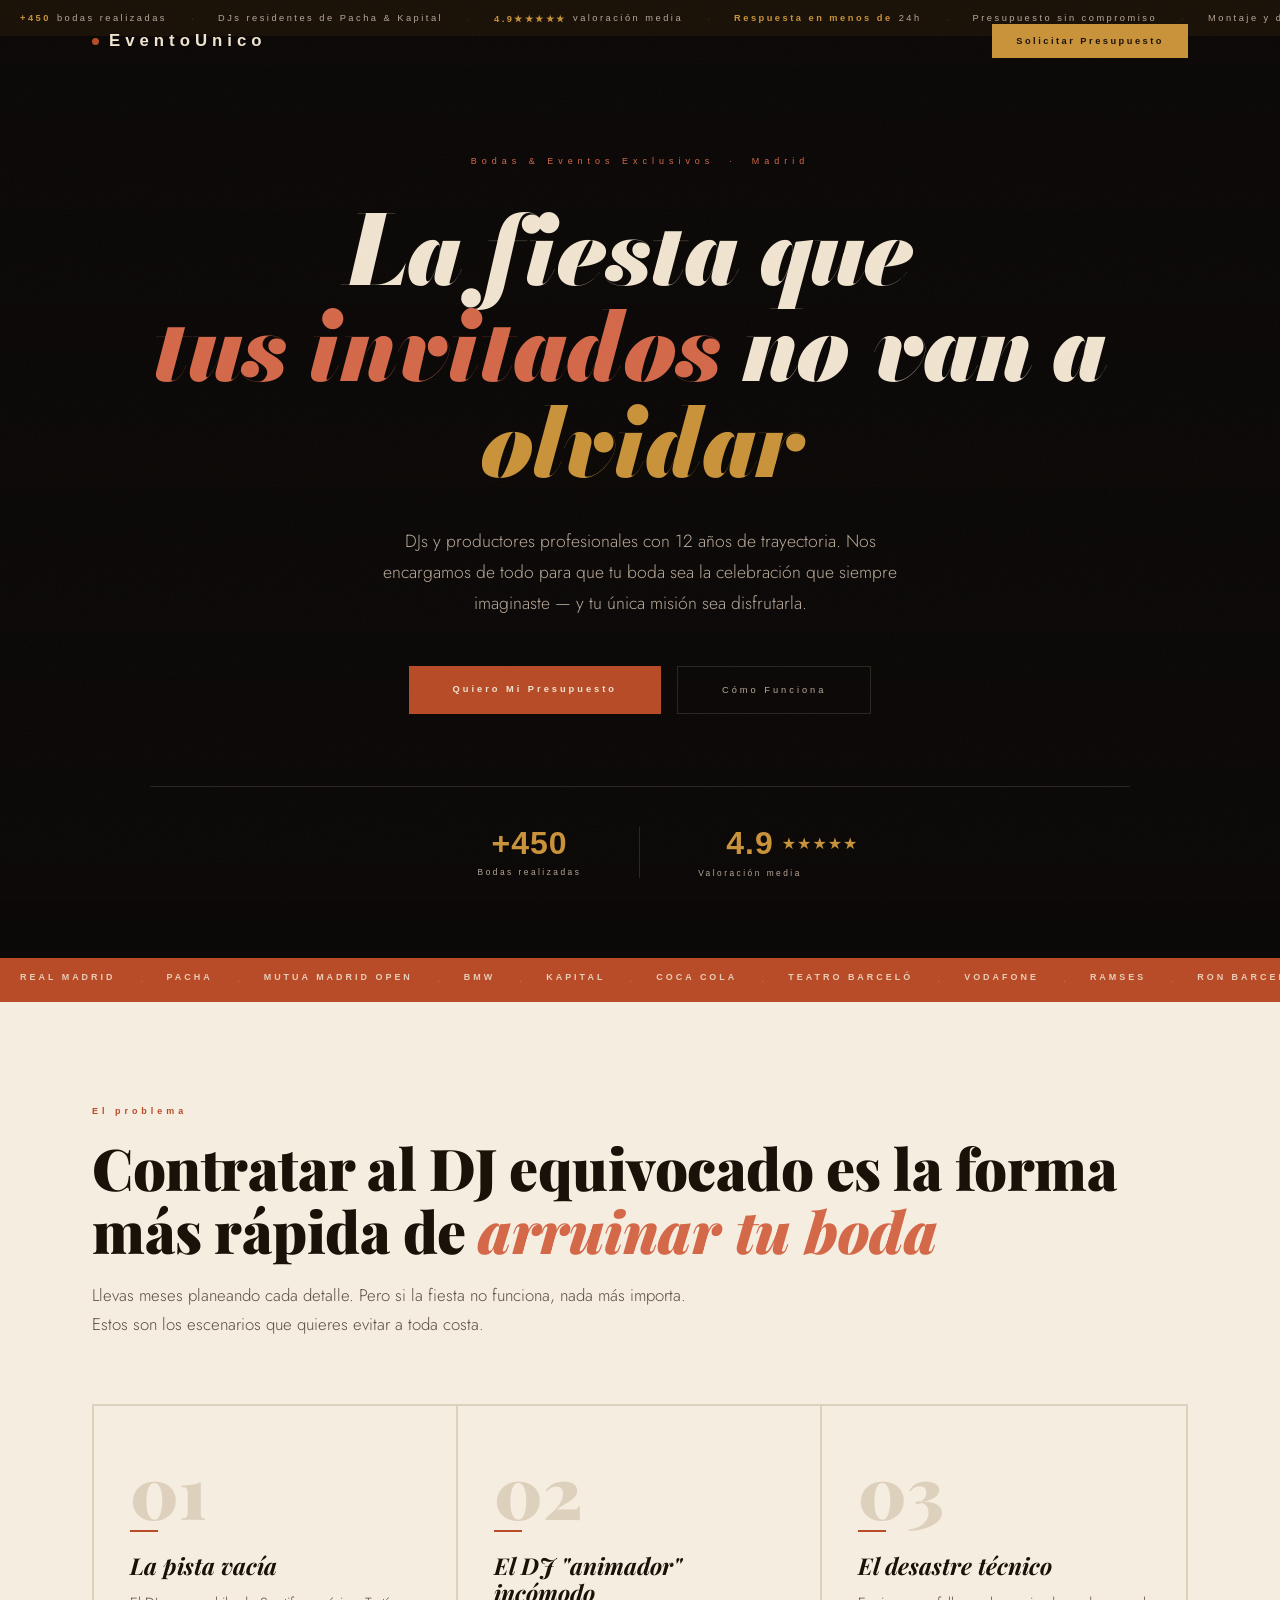
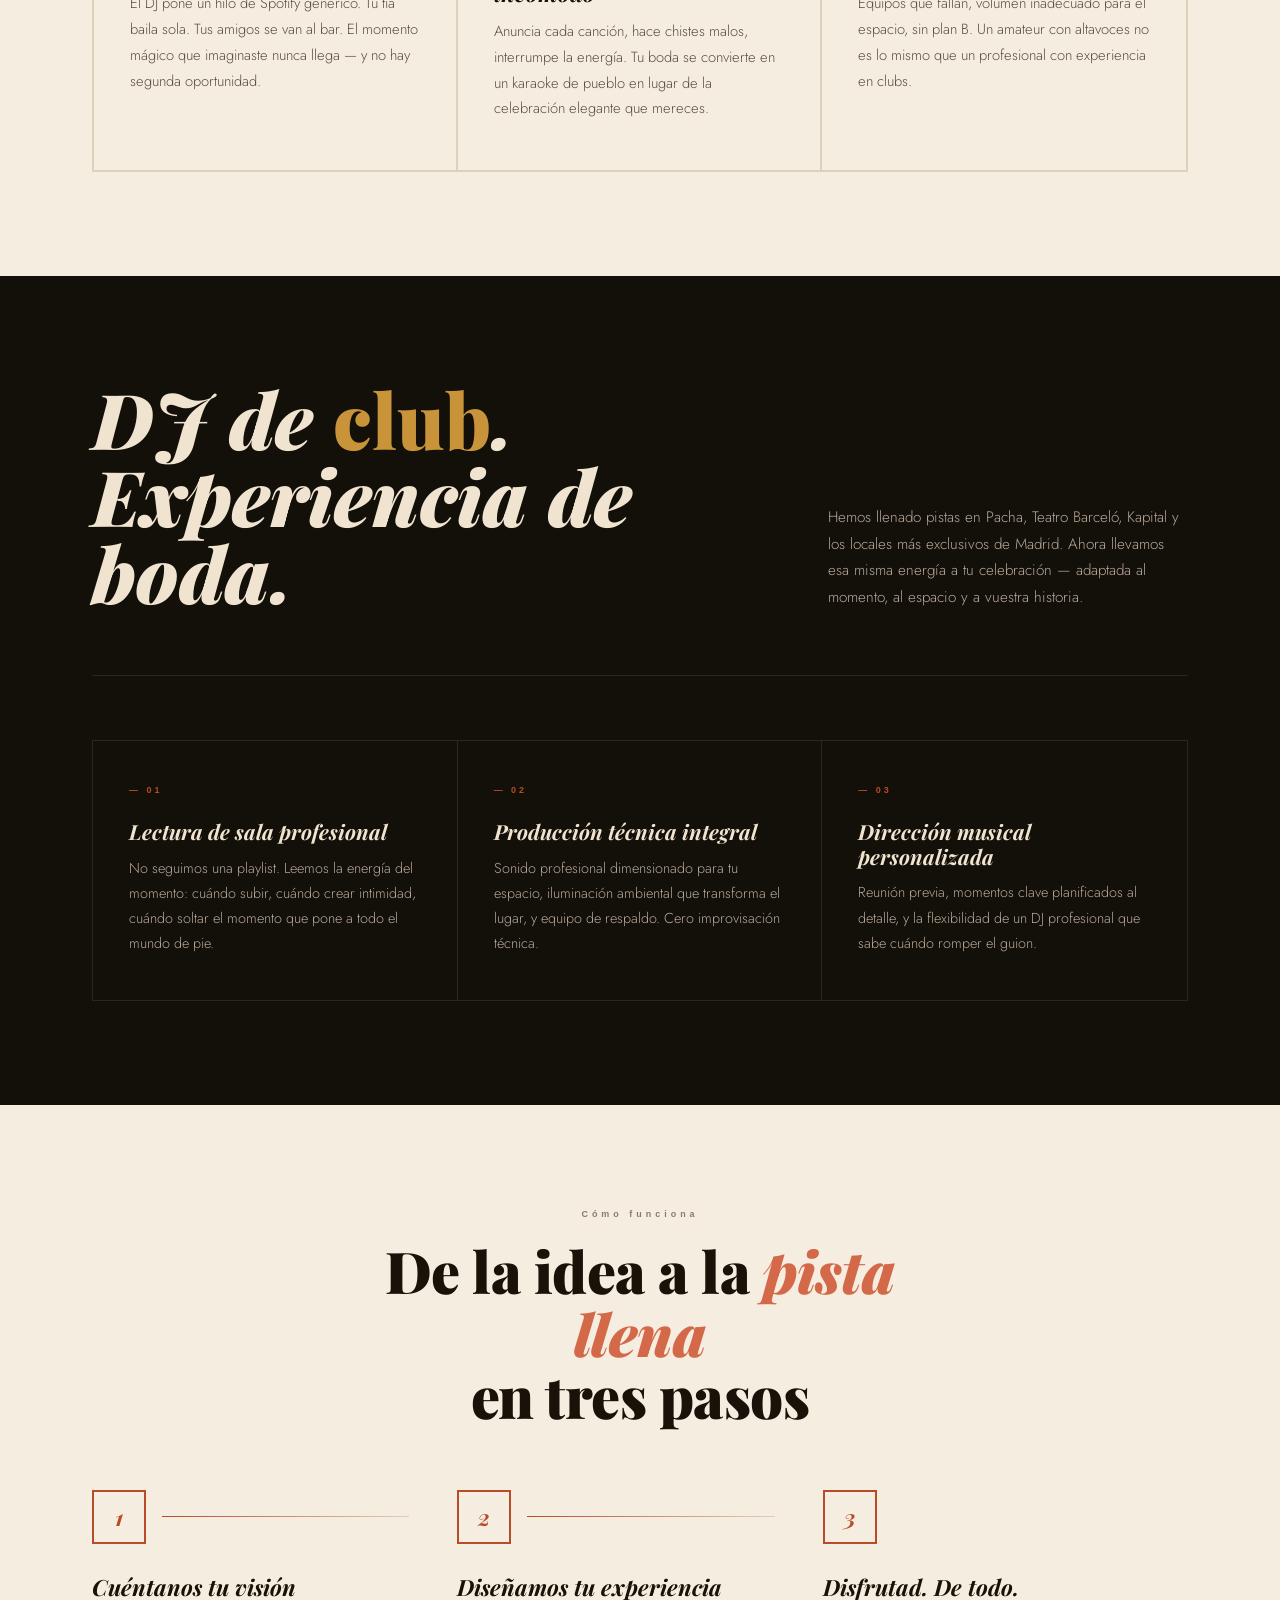
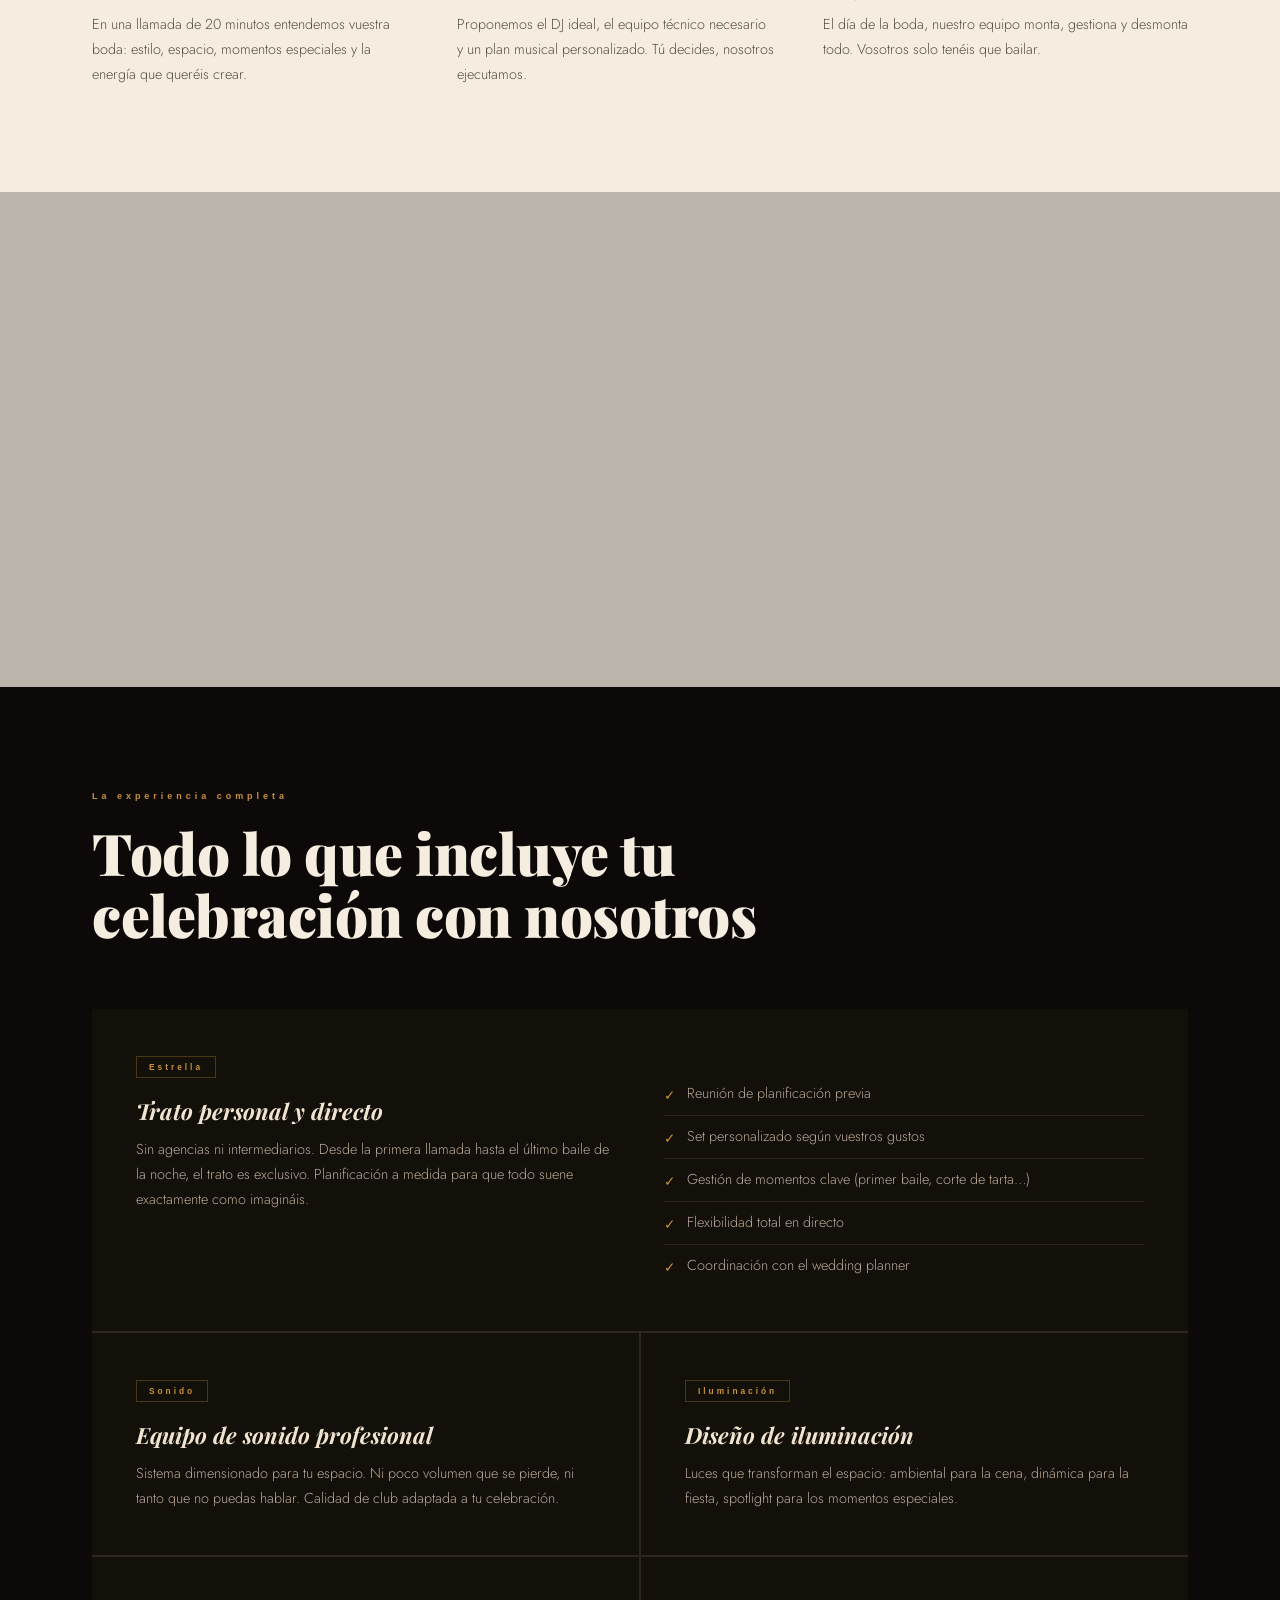
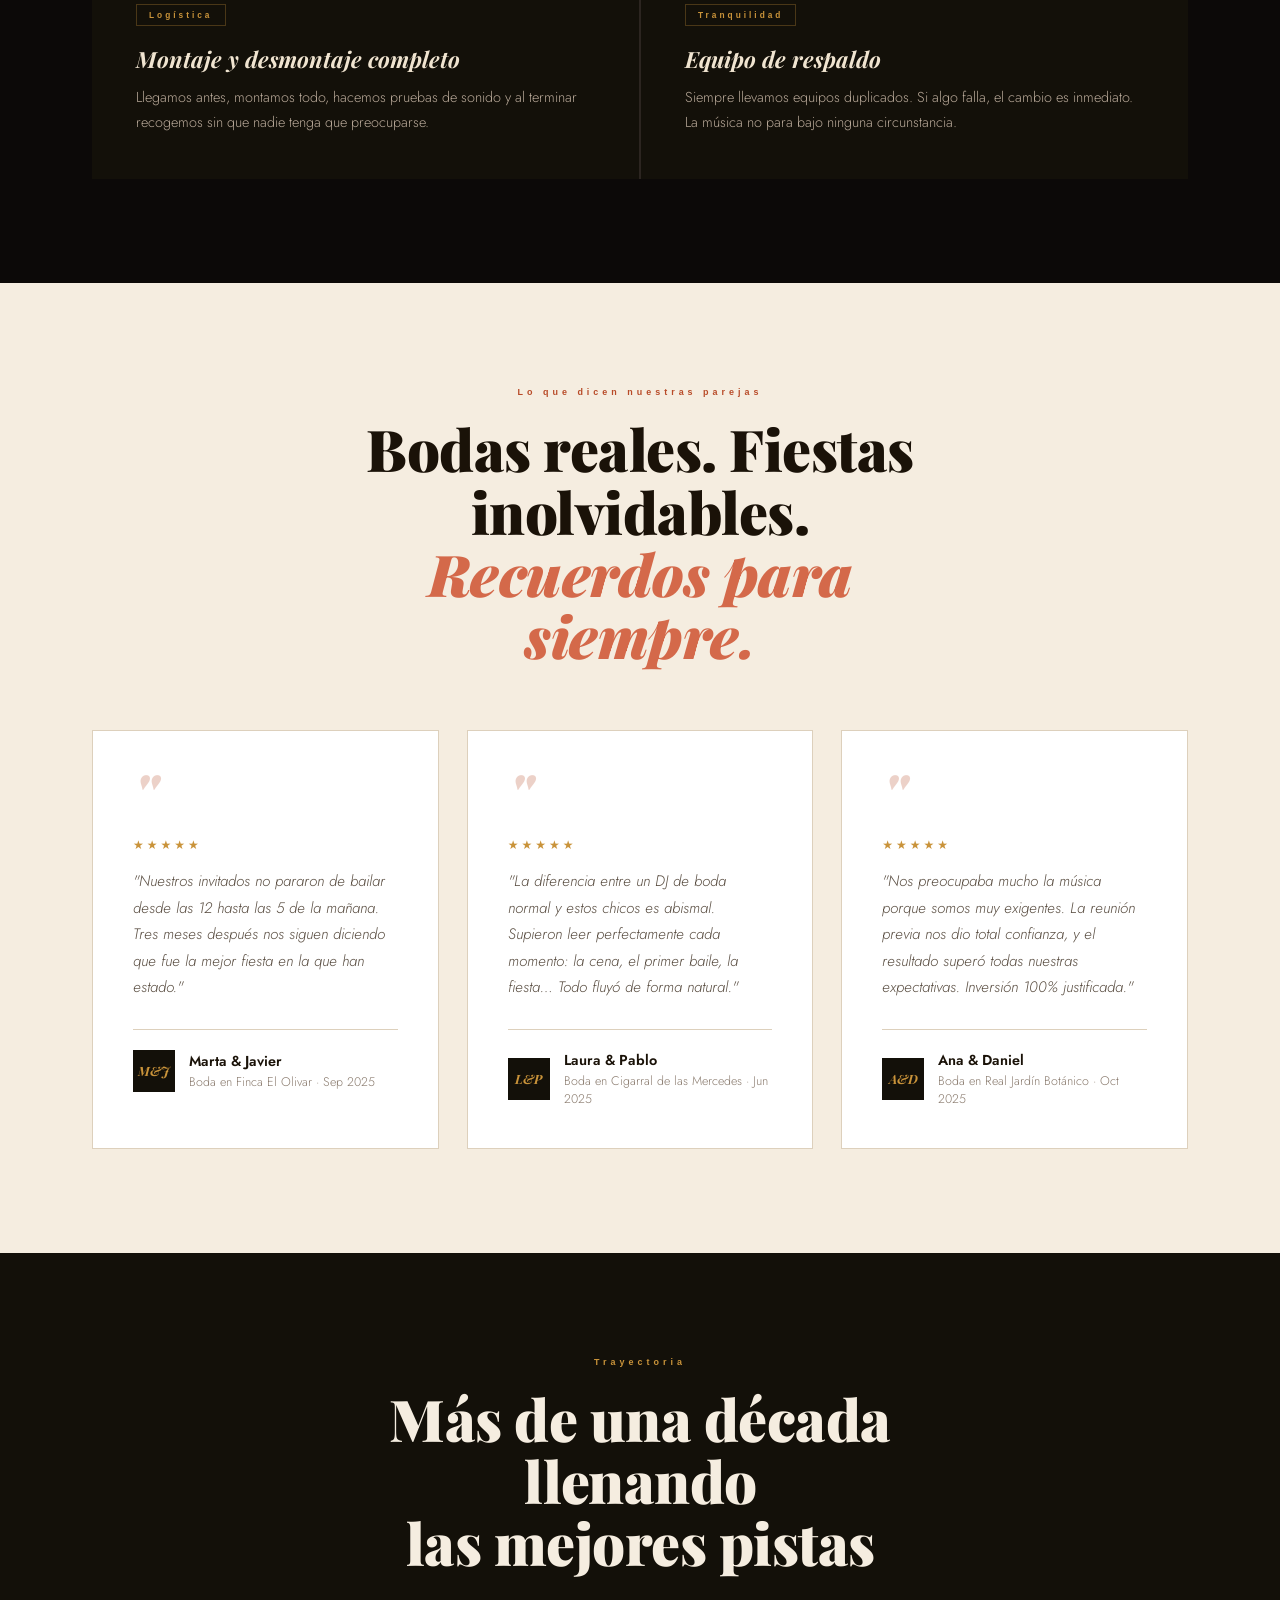
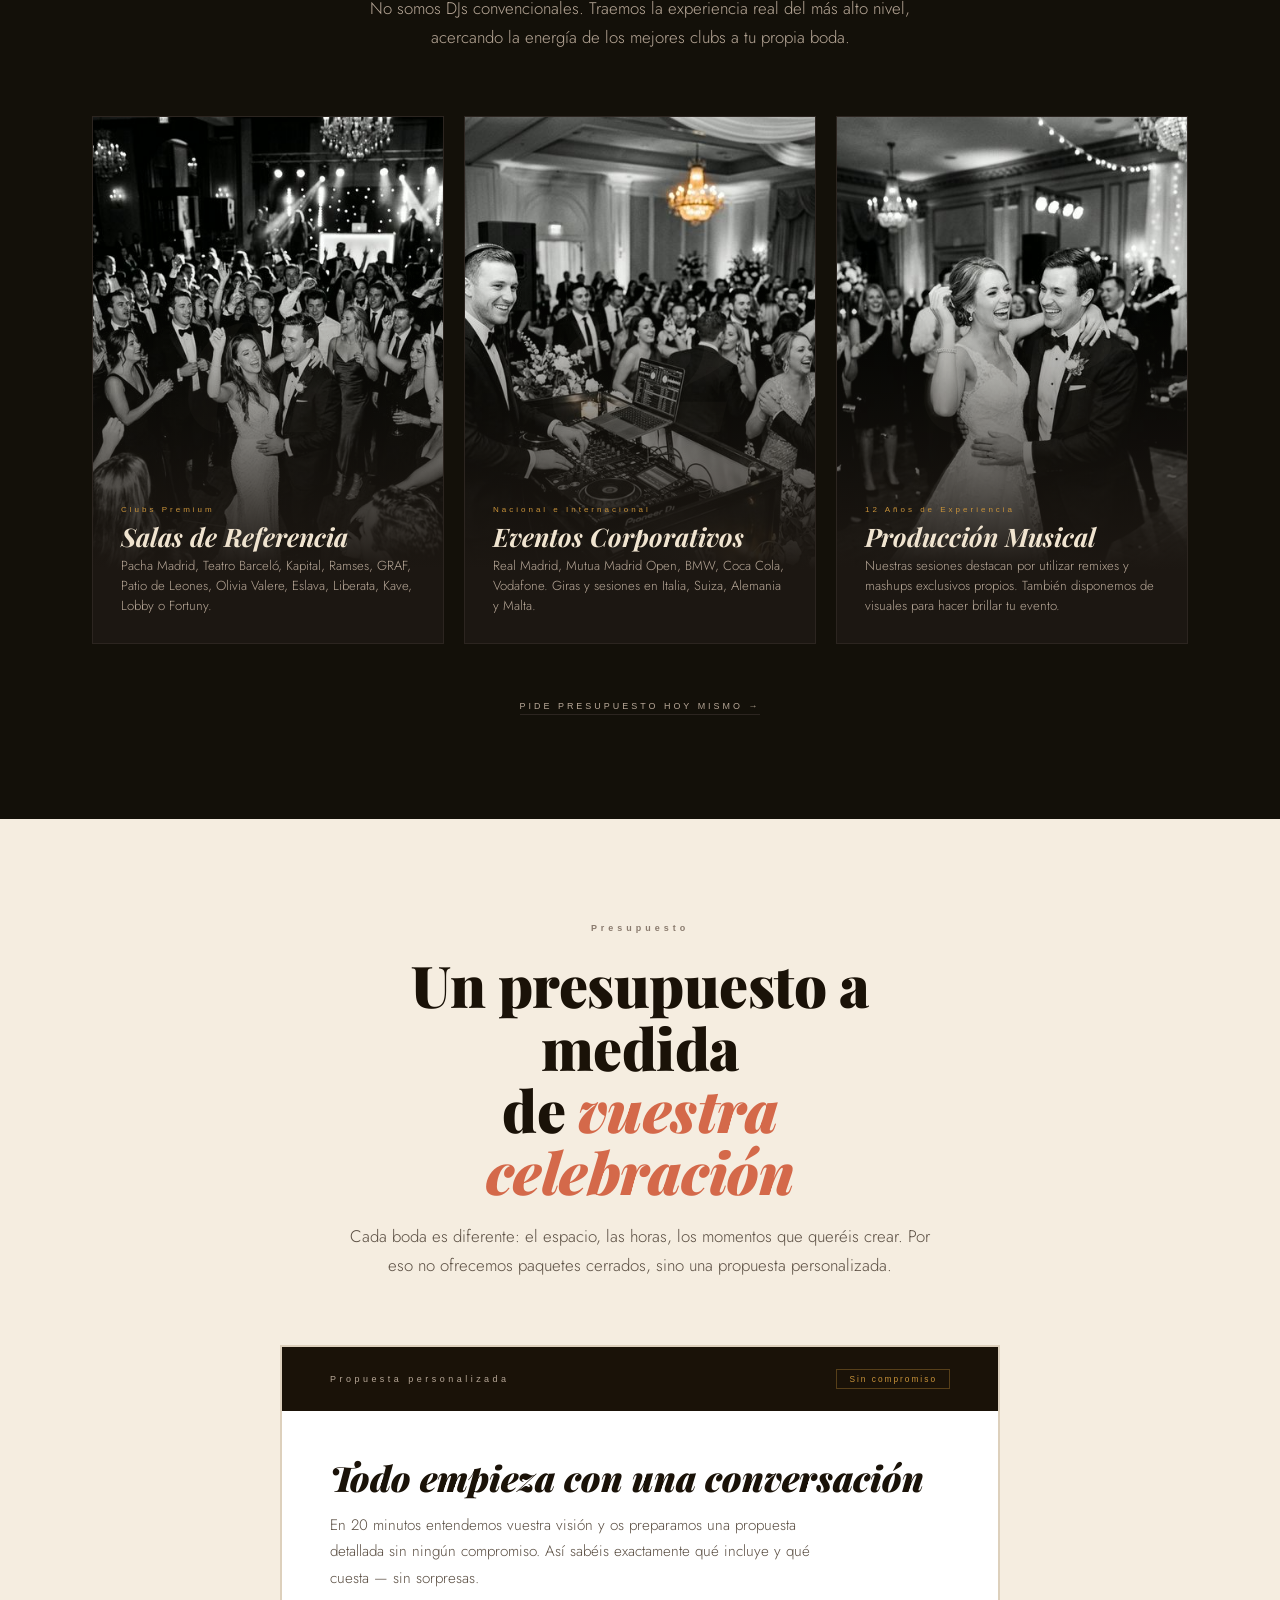
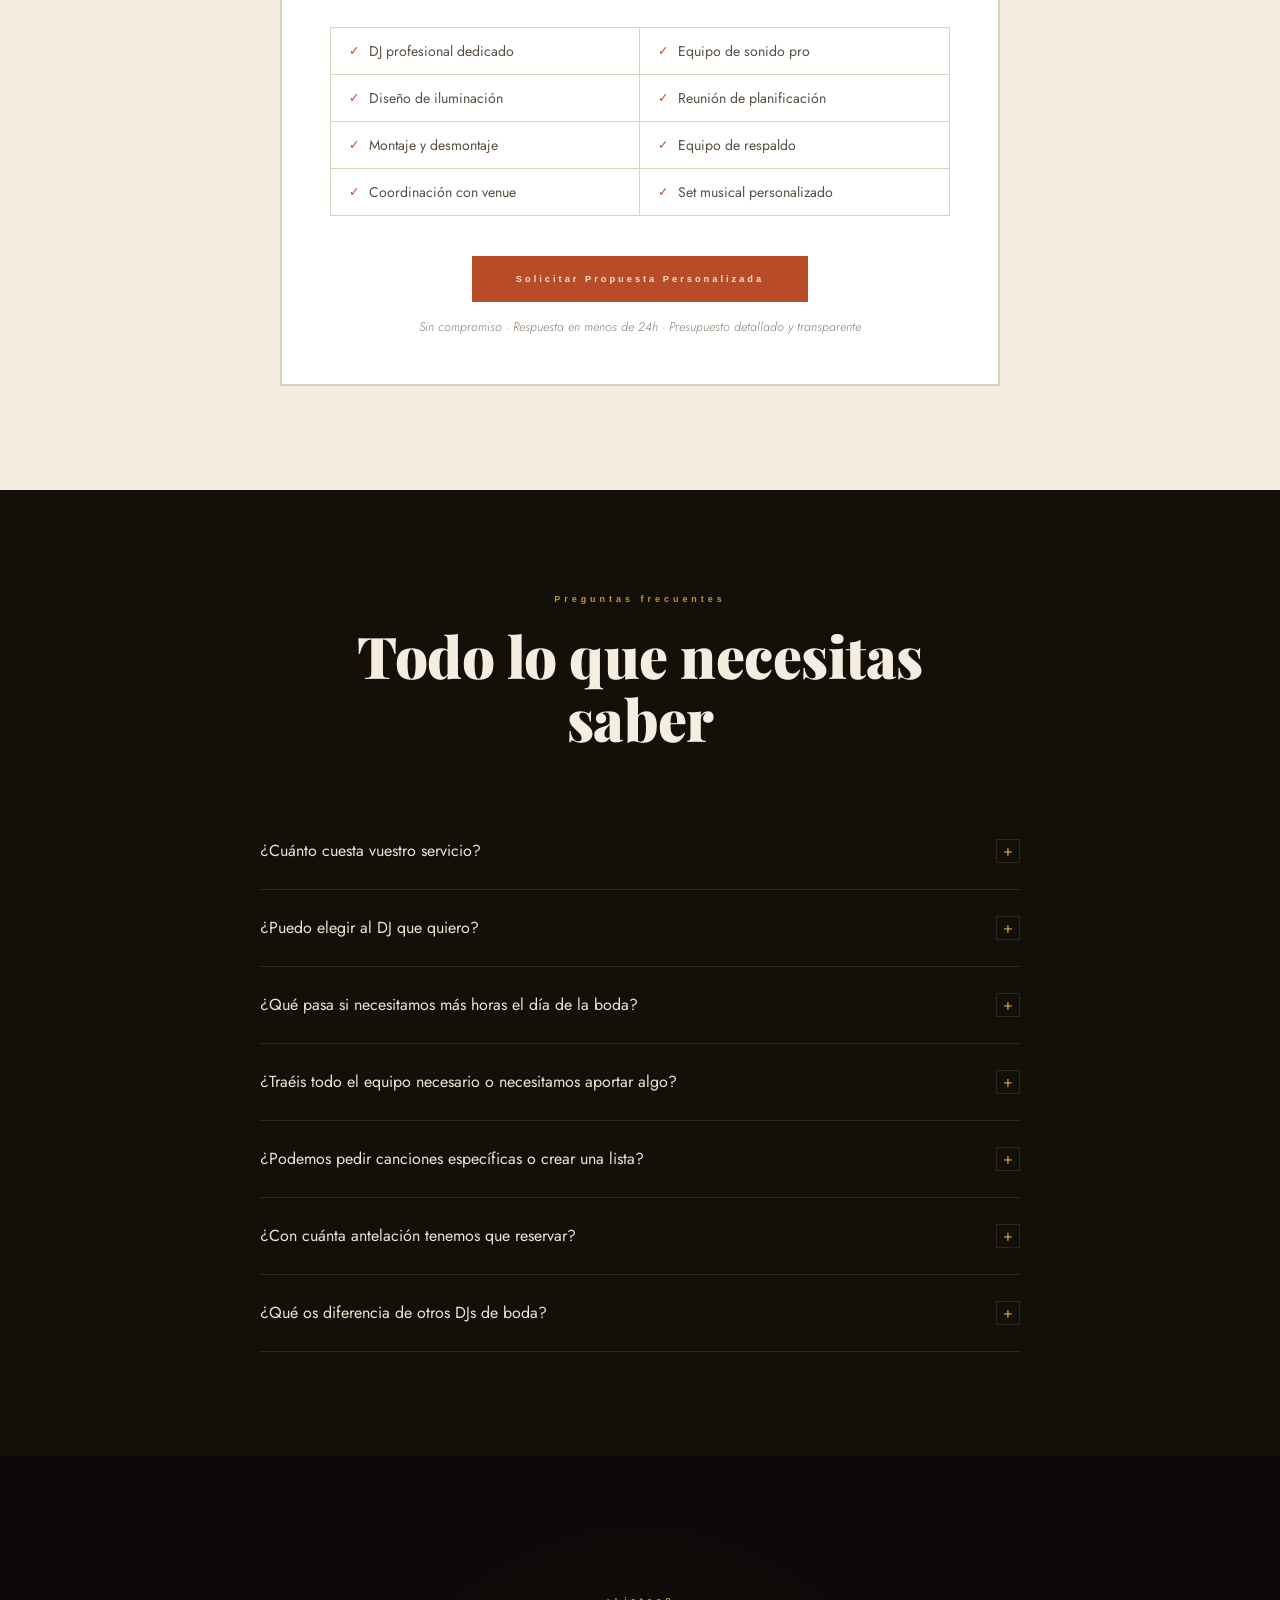
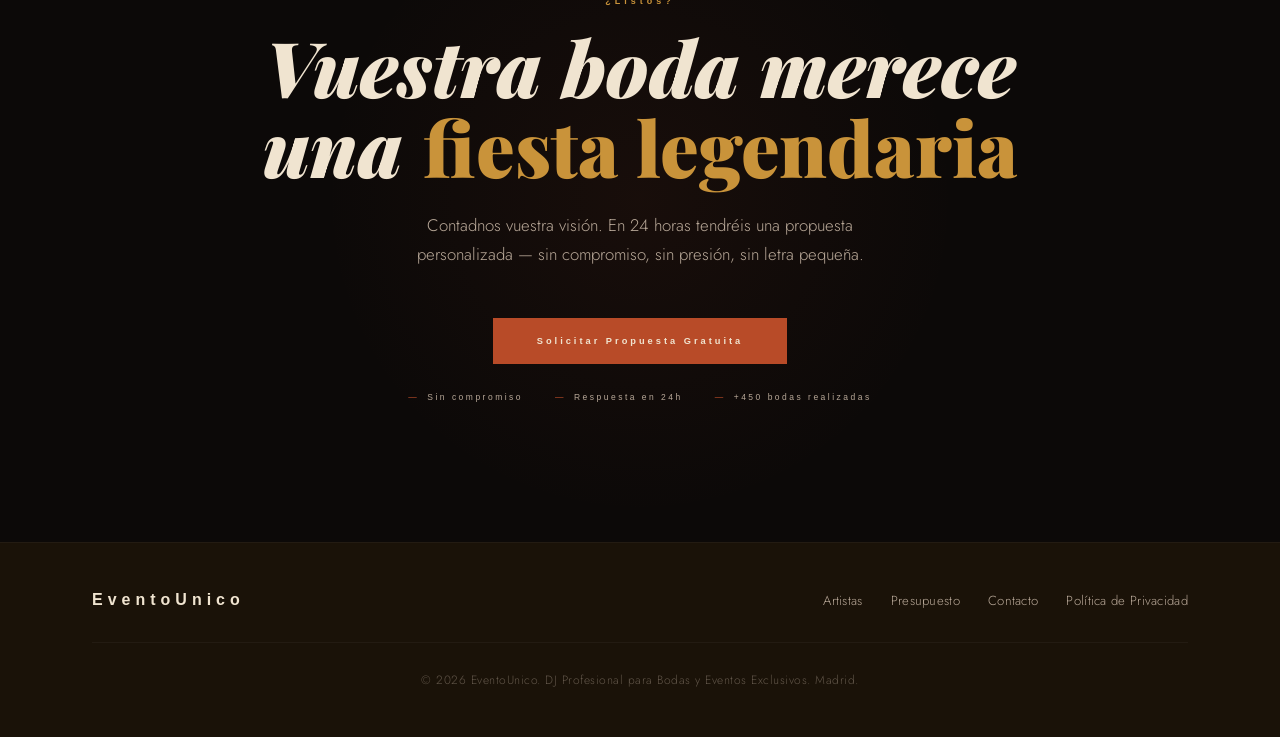
<file: index.html>
<!DOCTYPE html>
<html lang="es">

<head>
  <meta charset="UTF-8">
  <meta name="viewport" content="width=device-width, initial-scale=1.0">
  <title>Tu Boda, Tu Fiesta Inolvidable — EventoUnico · DJ Profesional para Bodas</title>
  <link rel="preconnect" href="https://fonts.googleapis.com">
  <link
    href="https://fonts.googleapis.com/css2?family=Bodoni+Moda:ital,opsz,wght@0,6..96,400;0,6..96,700;0,6..96,900;1,6..96,400;1,6..96,700;1,6..96,900&family=Playfair+Display:ital,wght@0,400;0,600;0,700;0,800;1,400;1,600;1,700;1,800&family=Syncopate:wght@400;700&family=Jost:ital,wght@0,300;0,400;0,500;0,600;1,300;1,400&display=swap"
    rel="stylesheet">
  <link rel="stylesheet" href="assets/css/style.css">
</head>

<body>

  <!-- ANNOUNCEMENT BAR -->
  <div class="announce">
    <div class="announce-track" id="announceTrack">
      <!-- built by JS with textContent only -->
    </div>
  </div>

  <!-- NAV -->
  <nav class="nav" id="nav">
    <div class="nav-inner">
      <a href="#" class="nav-logo">
        <div class="nav-dot"></div>
        EventoUnico
      </a>
      <a href="#contacto" class="nav-cta">Solicitar Presupuesto</a>
    </div>
  </nav>

  <!-- HERO -->
  <section class="hero">
    <div class="hero-bg">
      <div class="bg-slide" style="background-image: url('assets/img/dj_wedding_bw_1774218129142.png');"></div>
      <div class="bg-slide" style="background-image: url('assets/img/party_crowd_bw_1774218155362.png');"></div>
      <div class="bg-slide" style="background-image: url('assets/img/bride_groom_bw_1774218142327.png');"></div>
    </div>
    <div class="sound-rings">
      <div class="ring"></div>
      <div class="ring"></div>
      <div class="ring"></div>
      <div class="ring"></div>
    </div>
    <div class="hero-content">
      <span class="hero-eyebrow">Bodas &amp; Eventos Exclusivos &nbsp;·&nbsp; Madrid</span>
      <h1 class="hero-title">
        <span class="w w1">La&nbsp;</span><span class="w w2">fiesta&nbsp;</span><span class="w w3">que&nbsp;</span><span
          class="w w4">tus invitados&nbsp;</span><span class="w w5">no van a&nbsp;</span><span
          class="w w6">olvidar</span>
      </h1>
      <p class="hero-sub">DJs y productores profesionales con 12 años de trayectoria. Nos encargamos de todo para que tu
        boda sea la celebración que siempre imaginaste — y tu única misión sea disfrutarla.</p>
      <div class="hero-btns">
        <a href="#contacto" class="btn-terra">Quiero Mi Presupuesto</a>
        <a href="#como-funciona" class="btn-outline">Cómo Funciona</a>
      </div>
      <div class="hero-stats">
        <div class="hero-stat">
          <div class="hero-stat-num">+450</div>
          <div class="hero-stat-label">Bodas realizadas</div>
        </div>

        <div class="hero-stat">
          <div style="display:inline-block; position:relative;">
            <div class="hero-stat-num">4.9</div>
            <span
              style="position:absolute; left:100%; top:50%; transform:translateY(-50%); margin-left:8px; font-size:1rem; color:var(--gold); white-space:nowrap; letter-spacing:1px;">★★★★★</span>
          </div>
          <div class="hero-stat-label">Valoración media</div>
        </div>
      </div>
    </div>
  </section>

  <!-- MARQUEE DIVIDER -->
  <div class="marquee-bar">
    <div class="marquee-track" id="marqueeTrack"></div>
  </div>

  <!-- PROBLEM -->
  <section class="problem sp">
    <div class="container">
      <div class="reveal">
        <span class="eyebrow">El problema</span>
        <h2 class="h2 ink">Contratar al DJ equivocado es la forma más rápida de <em>arruinar tu boda</em></h2>
        <p class="lead">Llevas meses planeando cada detalle. Pero si la fiesta no funciona, nada más importa. Estos son
          los escenarios que quieres evitar a toda costa.</p>
      </div>
      <div class="problem-grid">
        <div class="problem-card reveal">
          <div class="p-num">01</div>
          <div class="p-rule"></div>
          <h3>La pista vacía</h3>
          <p>El DJ pone un hilo de Spotify genérico. Tu tía baila sola. Tus amigos se van al bar. El momento mágico que
            imaginaste nunca llega — y no hay segunda oportunidad.</p>
        </div>
        <div class="problem-card reveal">
          <div class="p-num">02</div>
          <div class="p-rule"></div>
          <h3>El DJ "animador" incómodo</h3>
          <p>Anuncia cada canción, hace chistes malos, interrumpe la energía. Tu boda se convierte en un karaoke de
            pueblo en lugar de la celebración elegante que mereces.</p>
        </div>
        <div class="problem-card reveal">
          <div class="p-num">03</div>
          <div class="p-rule"></div>
          <h3>El desastre técnico</h3>
          <p>Equipos que fallan, volumen inadecuado para el espacio, sin plan B. Un amateur con altavoces no es lo mismo
            que un profesional con experiencia en clubs.</p>
        </div>
      </div>
    </div>
  </section>

  <!-- SOLUTION -->
  <section class="solution sp">
    <div class="container">
      <div class="sol-header reveal">
        <h2 class="sol-big">DJ de <em>club</em>.<br>Experiencia de boda.</h2>
        <p class="sol-sub">Hemos llenado pistas en Pacha, Teatro Barceló, Kapital y los locales más exclusivos de
          Madrid. Ahora llevamos esa misma energía a tu celebración — adaptada al momento, al espacio y a vuestra
          historia.</p>
      </div>
      <div class="sol-feats">
        <div class="sol-feat reveal">
          <div class="feat-n">— 01</div>
          <h3>Lectura de sala profesional</h3>
          <p>No seguimos una playlist. Leemos la energía del momento: cuándo subir, cuándo crear intimidad, cuándo
            soltar el momento que pone a todo el mundo de pie.</p>
        </div>
        <div class="sol-feat reveal">
          <div class="feat-n">— 02</div>
          <h3>Producción técnica integral</h3>
          <p>Sonido profesional dimensionado para tu espacio, iluminación ambiental que transforma el lugar, y equipo de
            respaldo. Cero improvisación técnica.</p>
        </div>
        <div class="sol-feat reveal">
          <div class="feat-n">— 03</div>
          <h3>Dirección musical personalizada</h3>
          <p>Reunión previa, momentos clave planificados al detalle, y la flexibilidad de un DJ profesional que sabe
            cuándo romper el guion.</p>
        </div>
      </div>
    </div>
  </section>

  <!-- HOW IT WORKS -->
  <section class="how sp" id="como-funciona">
    <div class="container">
      <div class="reveal" style="text-align:center; max-width:600px; margin:0 auto;">
        <span class="eyebrow dim">Cómo funciona</span>
        <h2 class="h2 ink">De la idea a la <em>pista llena</em><br>en tres pasos</h2>
      </div>
      <div class="steps">
        <div class="step reveal">
          <div class="step-head">
            <div class="step-circle">1</div>
            <div class="step-line"></div>
          </div>
          <h3>Cuéntanos tu visión</h3>
          <p>En una llamada de 20 minutos entendemos vuestra boda: estilo, espacio, momentos especiales y la energía que
            queréis crear.</p>
        </div>
        <div class="step reveal">
          <div class="step-head">
            <div class="step-circle">2</div>
            <div class="step-line"></div>
          </div>
          <h3>Diseñamos tu experiencia</h3>
          <p>Proponemos el DJ ideal, el equipo técnico necesario y un plan musical personalizado. Tú decides, nosotros
            ejecutamos.</p>
        </div>
        <div class="step reveal">
          <div class="step-head">
            <div class="step-circle">3</div>
          </div>
          <h3>Disfrutad. De todo.</h3>
          <p>El día de la boda, nuestro equipo monta, gestiona y desmonta todo. Vosotros solo tenéis que bailar.</p>
        </div>
      </div>
    </div>
  </section>

  <!-- IMAGE BREAK -->
  <section class="image-break"
    style="height: 55vh; background: url('assets/img/bride_groom_bw_1774218142327.png') center 30%/cover no-repeat; background-attachment: fixed; position: relative;">
    <div style="position:absolute; inset:0; background:rgba(12,9,8,0.25);"></div>
  </section>

  <!-- EXPERIENCE -->
  <section class="experience sp">
    <div class="container">
      <div class="reveal">
        <span class="eyebrow gold">La experiencia completa</span>
        <h2 class="h2 cream">Todo lo que incluye tu<br>celebración con nosotros</h2>
      </div>
      <div class="exp-grid">
        <div class="exp-card full reveal">
          <div>
            <div class="exp-tag">Estrella</div>
            <h3>Trato personal y directo</h3>
            <p>Sin agencias ni intermediarios. Desde la primera llamada hasta el último baile de la noche, el trato es
              exclusivo. Planificación a medida para que todo suene exactamente como imagináis.</p>
          </div>
          <ul class="exp-list">
            <li><span class="ck">✓</span> Reunión de planificación previa</li>
            <li><span class="ck">✓</span> Set personalizado según vuestros gustos</li>
            <li><span class="ck">✓</span> Gestión de momentos clave (primer baile, corte de tarta…)</li>
            <li><span class="ck">✓</span> Flexibilidad total en directo</li>
            <li><span class="ck">✓</span> Coordinación con el wedding planner</li>
          </ul>
        </div>
        <div class="exp-card reveal">
          <div class="exp-tag">Sonido</div>
          <h3>Equipo de sonido profesional</h3>
          <p>Sistema dimensionado para tu espacio. Ni poco volumen que se pierde, ni tanto que no puedas hablar. Calidad
            de club adaptada a tu celebración.</p>
        </div>
        <div class="exp-card reveal">
          <div class="exp-tag">Iluminación</div>
          <h3>Diseño de iluminación</h3>
          <p>Luces que transforman el espacio: ambiental para la cena, dinámica para la fiesta, spotlight para los
            momentos especiales.</p>
        </div>
        <div class="exp-card reveal">
          <div class="exp-tag">Logística</div>
          <h3>Montaje y desmontaje completo</h3>
          <p>Llegamos antes, montamos todo, hacemos pruebas de sonido y al terminar recogemos sin que nadie tenga que
            preocuparse.</p>
        </div>
        <div class="exp-card reveal">
          <div class="exp-tag">Tranquilidad</div>
          <h3>Equipo de respaldo</h3>
          <p>Siempre llevamos equipos duplicados. Si algo falla, el cambio es inmediato. La música no para bajo ninguna
            circunstancia.</p>
        </div>
      </div>
    </div>
  </section>

  <!-- TESTIMONIALS -->
  <section class="testimonials sp">
    <div class="container">
      <div class="reveal" style="text-align:center; max-width:580px; margin:0 auto;">
        <span class="eyebrow">Lo que dicen nuestras parejas</span>
        <h2 class="h2 ink">Bodas reales. Fiestas inolvidables.<br><em>Recuerdos para siempre.</em></h2>
      </div>
      <div class="test-grid">
        <div class="test-card reveal">
          <span class="test-qm">"</span>
          <span class="test-stars">★★★★★</span>
          <p class="test-text">"Nuestros invitados no pararon de bailar desde las 12 hasta las 5 de la mañana. Tres
            meses después nos siguen diciendo que fue la mejor fiesta en la que han estado."</p>
          <div class="test-author">
            <div class="test-av">M&amp;J</div>
            <div>
              <div class="test-name">Marta &amp; Javier</div>
              <div class="test-detail">Boda en Finca El Olivar · Sep 2025</div>
            </div>
          </div>
        </div>
        <div class="test-card reveal">
          <span class="test-qm">"</span>
          <span class="test-stars">★★★★★</span>
          <p class="test-text">"La diferencia entre un DJ de boda normal y estos chicos es abismal. Supieron leer
            perfectamente cada momento: la cena, el primer baile, la fiesta… Todo fluyó de forma natural."</p>
          <div class="test-author">
            <div class="test-av">L&amp;P</div>
            <div>
              <div class="test-name">Laura &amp; Pablo</div>
              <div class="test-detail">Boda en Cigarral de las Mercedes · Jun 2025</div>
            </div>
          </div>
        </div>
        <div class="test-card reveal">
          <span class="test-qm">"</span>
          <span class="test-stars">★★★★★</span>
          <p class="test-text">"Nos preocupaba mucho la música porque somos muy exigentes. La reunión previa nos dio
            total confianza, y el resultado superó todas nuestras expectativas. Inversión 100% justificada."</p>
          <div class="test-author">
            <div class="test-av">A&amp;D</div>
            <div>
              <div class="test-name">Ana &amp; Daniel</div>
              <div class="test-detail">Boda en Real Jardín Botánico · Oct 2025</div>
            </div>
          </div>
        </div>
      </div>
    </div>
  </section>

  <!-- ARTISTS -->
  <section class="artists sp">
    <div class="container">
      <div class="reveal" style="text-align:center; max-width:580px; margin:0 auto;">
        <span class="eyebrow gold">Trayectoria</span>
        <h2 class="h2 cream">Más de una década llenando<br>las mejores pistas</h2>
        <p class="lead light" style="text-align:center; margin: 20px auto 0;">No somos DJs convencionales. Traemos la
          experiencia real del más alto nivel, acercando la energía de los mejores clubs a tu propia boda.</p>
      </div>
      <div class="artists-grid">
        <div class="artist-card reveal"
          style="background: url('assets/img/party_crowd_bw_1774218155362.png') center/cover;">
          <div class="artist-bg"><span class="artist-bg-txt">01</span></div>
          <div class="artist-fade"></div>
          <div class="artist-info">
            <div class="artist-genre">Clubs Premium</div>
            <div class="artist-name">Salas de Referencia</div>
            <div class="artist-desc">Pacha Madrid, Teatro Barceló, Kapital, Ramses, GRAF, Patio de Leones, Olivia
              Valere, Eslava, Liberata, Kave, Lobby o Fortuny.</div>
          </div>
        </div>
        <div class="artist-card reveal"
          style="background: url('assets/img/dj_wedding_bw_1774218129142.png') top center/cover;">
          <div class="artist-bg"><span class="artist-bg-txt">02</span></div>
          <div class="artist-fade"></div>
          <div class="artist-info">
            <div class="artist-genre">Nacional e Internacional</div>
            <div class="artist-name">Eventos Corporativos</div>
            <div class="artist-desc">Real Madrid, Mutua Madrid Open, BMW, Coca Cola, Vodafone. Giras y sesiones en
              Italia, Suiza, Alemania y Malta.</div>
          </div>
        </div>
        <div class="artist-card reveal"
          style="background: url('assets/img/bride_groom_bw_1774218142327.png') center/cover;">
          <div class="artist-bg"><span class="artist-bg-txt">03</span></div>
          <div class="artist-fade"></div>
          <div class="artist-info">
            <div class="artist-genre">12 Años de Experiencia</div>
            <div class="artist-name">Producción Musical</div>
            <div class="artist-desc">Nuestras sesiones destacan por utilizar remixes y mashups exclusivos propios.
              También disponemos de visuales para hacer brillar tu evento.</div>
          </div>
        </div>
      </div>
      <div class="artists-more reveal">
        <a href="#contacto" class="link-underline">PIDE PRESUPUESTO HOY MISMO →</a>
      </div>
    </div>
  </section>

  <!-- PRICING -->
  <section class="pricing sp" id="precio">
    <div class="container">
      <div class="reveal" style="text-align:center; max-width:580px; margin:0 auto;">
        <span class="eyebrow dim">Presupuesto</span>
        <h2 class="h2 ink">Un presupuesto a medida<br>de <em>vuestra celebración</em></h2>
        <p class="lead" style="text-align:center; margin: 20px auto 0;">Cada boda es diferente: el espacio, las horas,
          los momentos que queréis crear. Por eso no ofrecemos paquetes cerrados, sino una propuesta personalizada.</p>
      </div>
      <div class="pricing-block reveal">
        <div class="pricing-top">
          <span class="pricing-top-label">Propuesta personalizada</span>
          <span class="pricing-badge">Sin compromiso</span>
        </div>
        <div class="pricing-body">
          <div class="pricing-hl">Todo empieza con una conversación</div>
          <p class="pricing-desc">En 20 minutos entendemos vuestra visión y os preparamos una propuesta detallada sin
            ningún compromiso. Así sabéis exactamente qué incluye y qué cuesta — sin sorpresas.</p>
          <div class="pricing-list">
            <div class="p-item"><span class="p-ck">✓</span> DJ profesional dedicado</div>
            <div class="p-item"><span class="p-ck">✓</span> Equipo de sonido pro</div>
            <div class="p-item"><span class="p-ck">✓</span> Diseño de iluminación</div>
            <div class="p-item"><span class="p-ck">✓</span> Reunión de planificación</div>
            <div class="p-item"><span class="p-ck">✓</span> Montaje y desmontaje</div>
            <div class="p-item"><span class="p-ck">✓</span> Equipo de respaldo</div>
            <div class="p-item"><span class="p-ck">✓</span> Coordinación con venue</div>
            <div class="p-item"><span class="p-ck">✓</span> Set musical personalizado</div>
          </div>
          <div style="text-align:center;">
            <a href="#contacto" class="btn-terra">Solicitar Propuesta Personalizada</a>
          </div>
          <p class="pricing-note">Sin compromiso · Respuesta en menos de 24h · Presupuesto detallado y transparente</p>
        </div>
      </div>
    </div>
  </section>

  <!-- FAQ -->
  <section class="faq sp">
    <div class="container">
      <div class="reveal" style="text-align:center; max-width:580px; margin:0 auto;">
        <span class="eyebrow gold">Preguntas frecuentes</span>
        <h2 class="h2 cream">Todo lo que necesitas saber</h2>
      </div>
      <div class="faq-list">
        <div class="faq-item reveal">
          <button class="faq-q" onclick="toggleFaq(this)">¿Cuánto cuesta vuestro servicio?<span
              class="faq-icon">+</span></button>
          <div class="faq-a">
            <div class="faq-a-inner">Cada propuesta es personalizada según las horas de servicio, el equipo técnico
              necesario para el espacio y el artista seleccionado. Tras una breve llamada, os enviamos un presupuesto
              detallado y transparente con todo desglosado. Sin letras pequeñas ni costes ocultos.</div>
          </div>
        </div>
        <div class="faq-item reveal">
          <button class="faq-q" onclick="toggleFaq(this)">¿Puedo elegir al DJ que quiero?<span
              class="faq-icon">+</span></button>
          <div class="faq-a">
            <div class="faq-a-inner">Absolutamente. Tras la reunión inicial, os recomendamos el artista que mejor encaja
              con vuestro estilo. Podéis ver el perfil de cada uno, escuchar sus sesiones y confirmar vuestra elección
              antes de reservar.</div>
          </div>
        </div>
        <div class="faq-item reveal">
          <button class="faq-q" onclick="toggleFaq(this)">¿Qué pasa si necesitamos más horas el día de la boda?<span
              class="faq-icon">+</span></button>
          <div class="faq-a">
            <div class="faq-a-inner">Si la fiesta pide más, seguimos. Os indicamos de antemano el coste por hora extra
              para que no haya sorpresas. Nuestros DJs están preparados para adaptar la duración — porque cuando la
              pista está llena, lo último que queréis es que pare la música.</div>
          </div>
        </div>
        <div class="faq-item reveal">
          <button class="faq-q" onclick="toggleFaq(this)">¿Traéis todo el equipo necesario o necesitamos aportar
            algo?<span class="faq-icon">+</span></button>
          <div class="faq-a">
            <div class="faq-a-inner">Traemos absolutamente todo: sonido, iluminación, cableado, mesa de mezclas,
              micrófonos y equipo de respaldo. Solo necesitamos un punto de corriente eléctrica. Visitamos el espacio
              previamente (o revisamos los planos) para dimensionar el equipo perfecto.</div>
          </div>
        </div>
        <div class="faq-item reveal">
          <button class="faq-q" onclick="toggleFaq(this)">¿Podemos pedir canciones específicas o crear una lista?<span
              class="faq-icon">+</span></button>
          <div class="faq-a">
            <div class="faq-a-inner">Sí. En la reunión de planificación definimos juntos los momentos musicales clave y
              las canciones imprescindibles. También podéis enviarnos una lista de canciones que NO queréis escuchar. El
              DJ integra todo esto en un set profesional que fluye de forma natural.</div>
          </div>
        </div>
        <div class="faq-item reveal">
          <button class="faq-q" onclick="toggleFaq(this)">¿Con cuánta antelación tenemos que reservar?<span
              class="faq-icon">+</span></button>
          <div class="faq-a">
            <div class="faq-a-inner">Recomendamos reservar con al menos 7-10 meses de antelación, especialmente para
              fechas en temporada alta (mayo-octubre). Los fines de semana de verano se agotan rápido. Si vuestra fecha
              es próxima, contactadnos igualmente — haremos lo posible por ayudaros.</div>
          </div>
        </div>
        <div class="faq-item reveal">
          <button class="faq-q" onclick="toggleFaq(this)">¿Qué os diferencia de otros DJs de boda?<span
              class="faq-icon">+</span></button>
          <div class="faq-a">
            <div class="faq-a-inner">Nuestros artistas son residentes y headliners de los mejores clubs de Madrid. No
              son "DJs de boda" que ponen Spotify; son profesionales que saben leer una sala, construir una noche y
              crear momentos que la gente recuerda. Esa experiencia es lo que marca la diferencia entre una fiesta
              correcta y una fiesta inolvidable.</div>
          </div>
        </div>
      </div>
    </div>
  </section>

  <!-- FINAL CTA -->
  <section class="final-cta" id="contacto">
    <div class="container">
      <div class="final-cta-content reveal">
        <span class="eyebrow gold">¿Listos?</span>
        <h2>Vuestra boda merece<br>una <em>fiesta legendaria</em></h2>
        <p>Contadnos vuestra visión. En 24 horas tendréis una propuesta personalizada — sin compromiso, sin presión, sin
          letra pequeña.</p>
        <a href="#" class="btn-terra"
          onclick="alert('Aquí iría el formulario de contacto o Calendly'); return false;">Solicitar Propuesta
          Gratuita</a>
        <div class="trust-row">
          <div class="trust-item">Sin compromiso</div>
          <div class="trust-item">Respuesta en 24h</div>
          <div class="trust-item">+450 bodas realizadas</div>
        </div>
      </div>
    </div>
  </section>

  <!-- FOOTER -->
  <footer class="footer">
    <div class="container">
      <div class="footer-inner">
        <div class="footer-logo">EventoUnico</div>
        <div class="footer-links">
          <a href="/artistas">Artistas</a>
          <a href="#precio">Presupuesto</a>
          <a href="#contacto">Contacto</a>
          <a href="#">Política de Privacidad</a>
        </div>
      </div>
      <div class="footer-copy">© 2026 EventoUnico. DJ Profesional para Bodas y Eventos Exclusivos. Madrid.</div>
    </div>
  </footer>

  <!-- STICKY MOBILE -->
  <div class="sticky-mobile" id="stickyCta">
    <a href="#contacto">Solicitar Propuesta Gratuita</a>
    <div class="sticky-sub">Sin compromiso · Respuesta en 24h</div>
  </div>

  <script src="assets/js/main.js"></script>
</body>

</html>
</file>
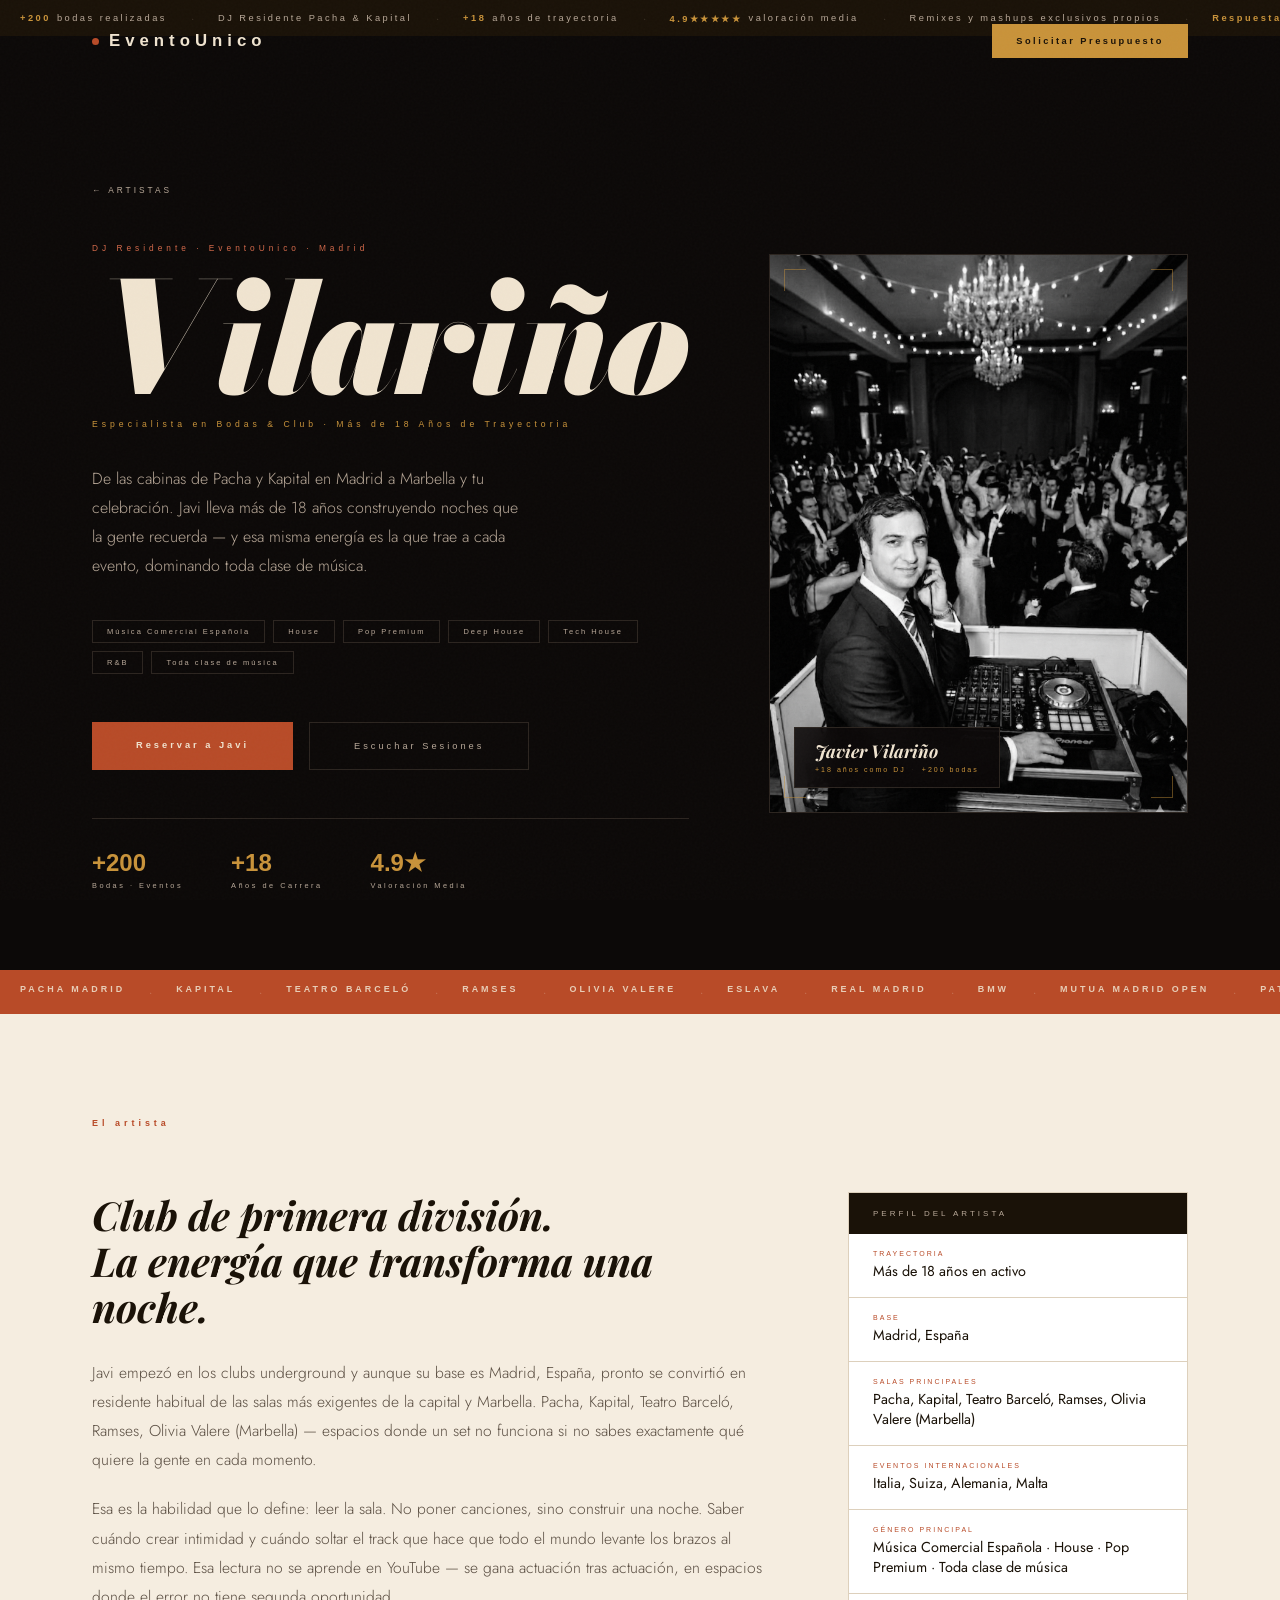
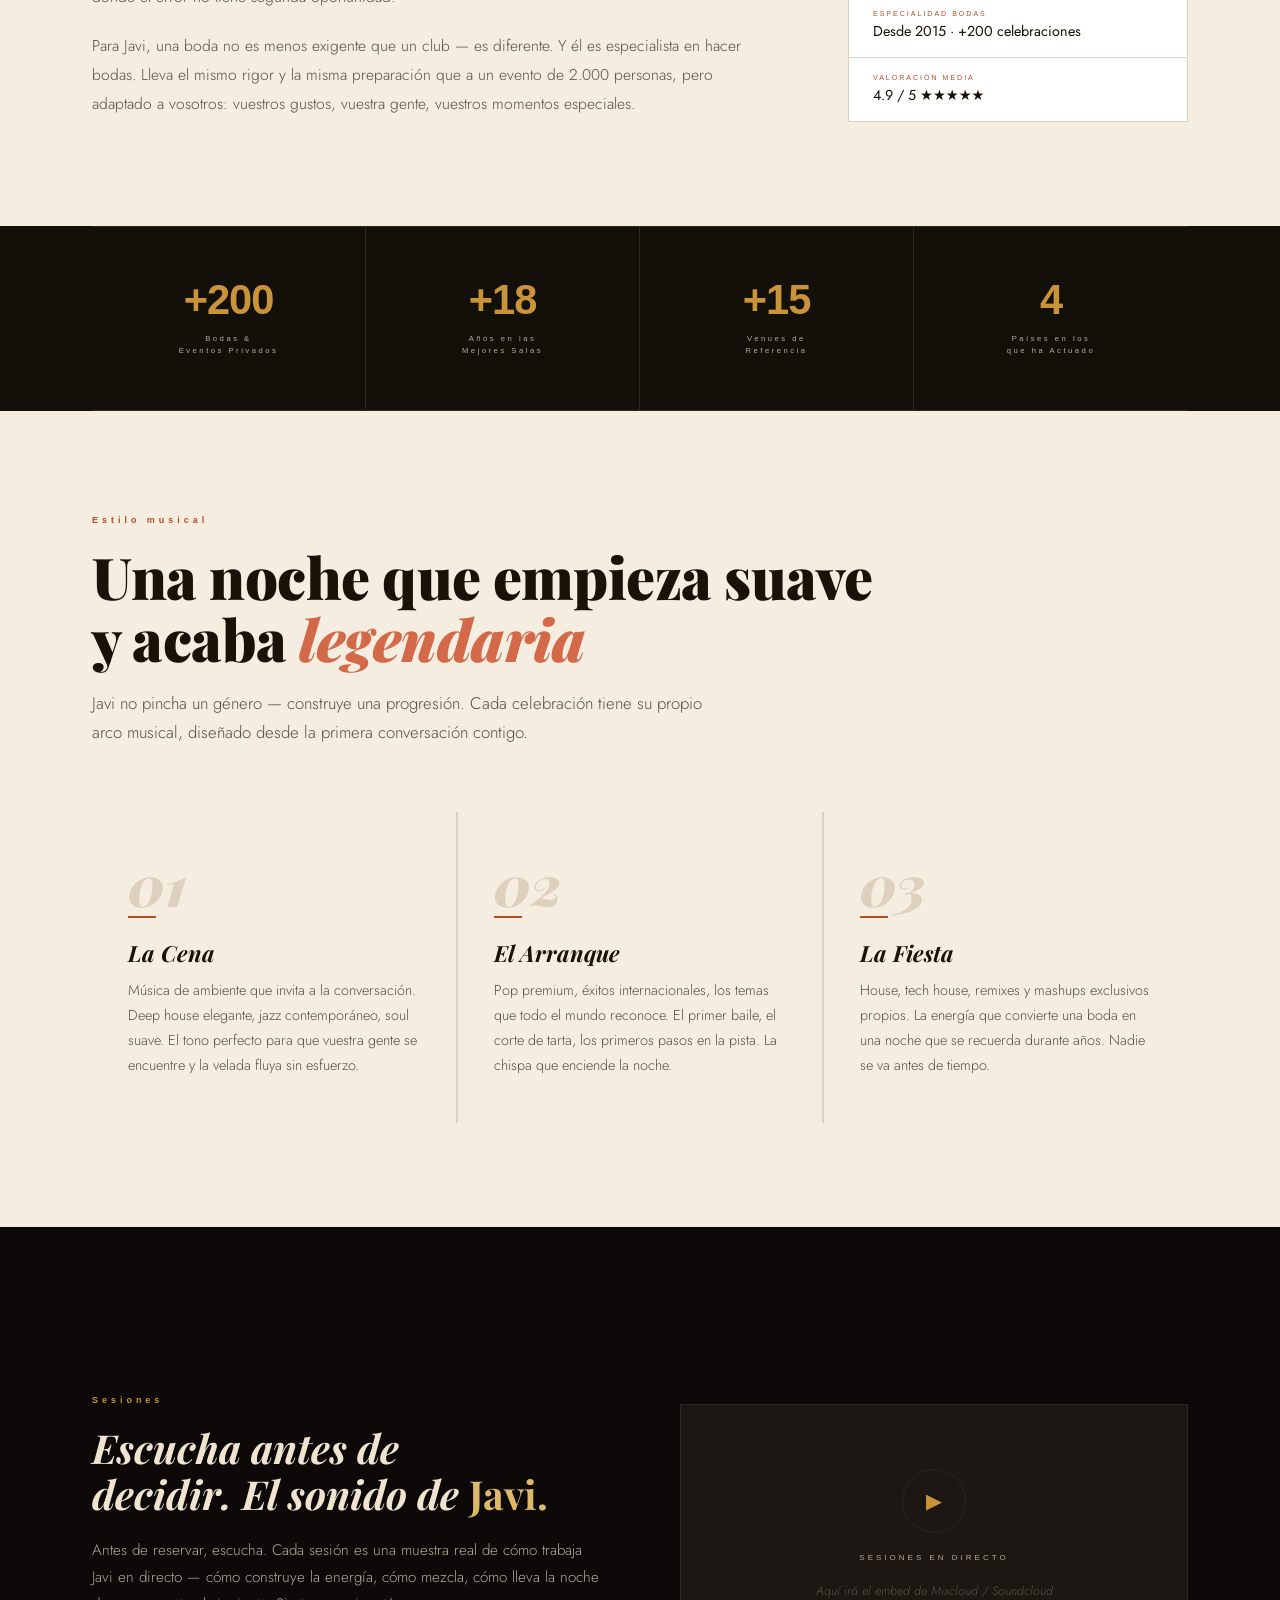
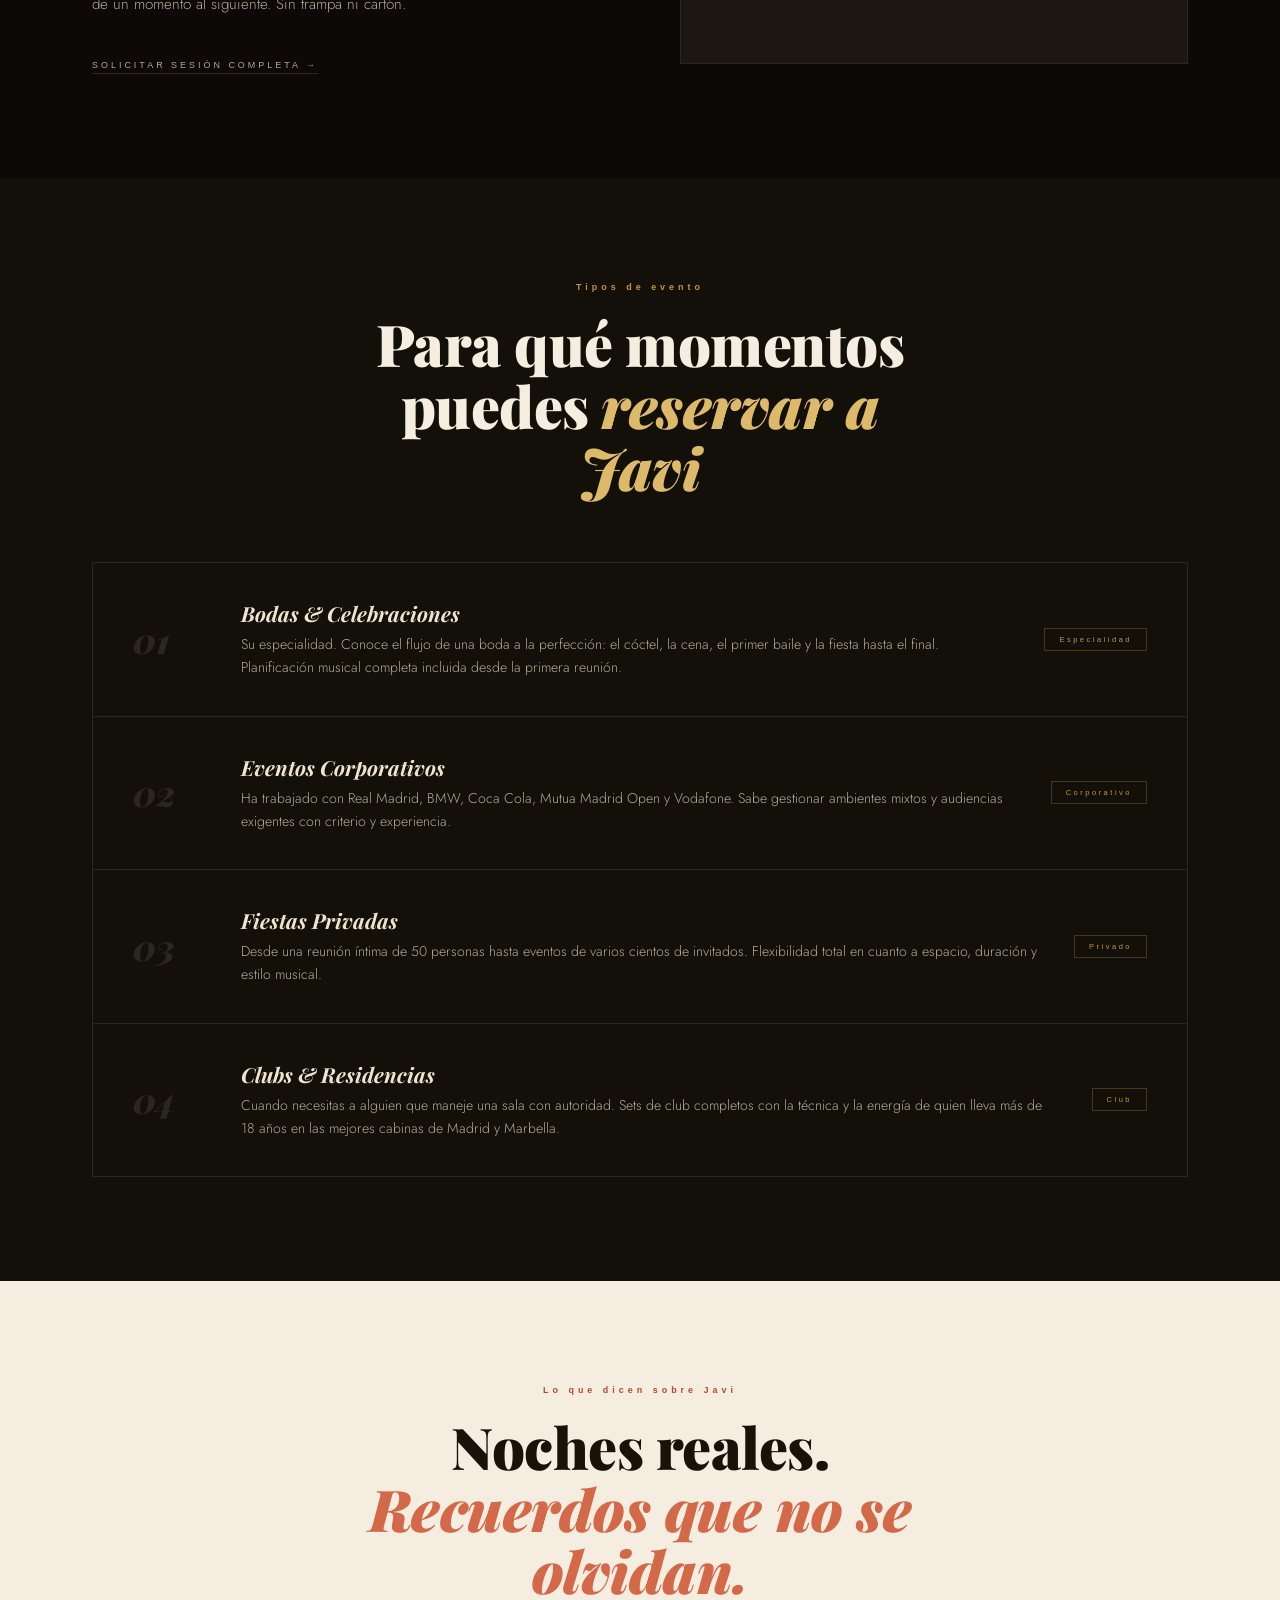
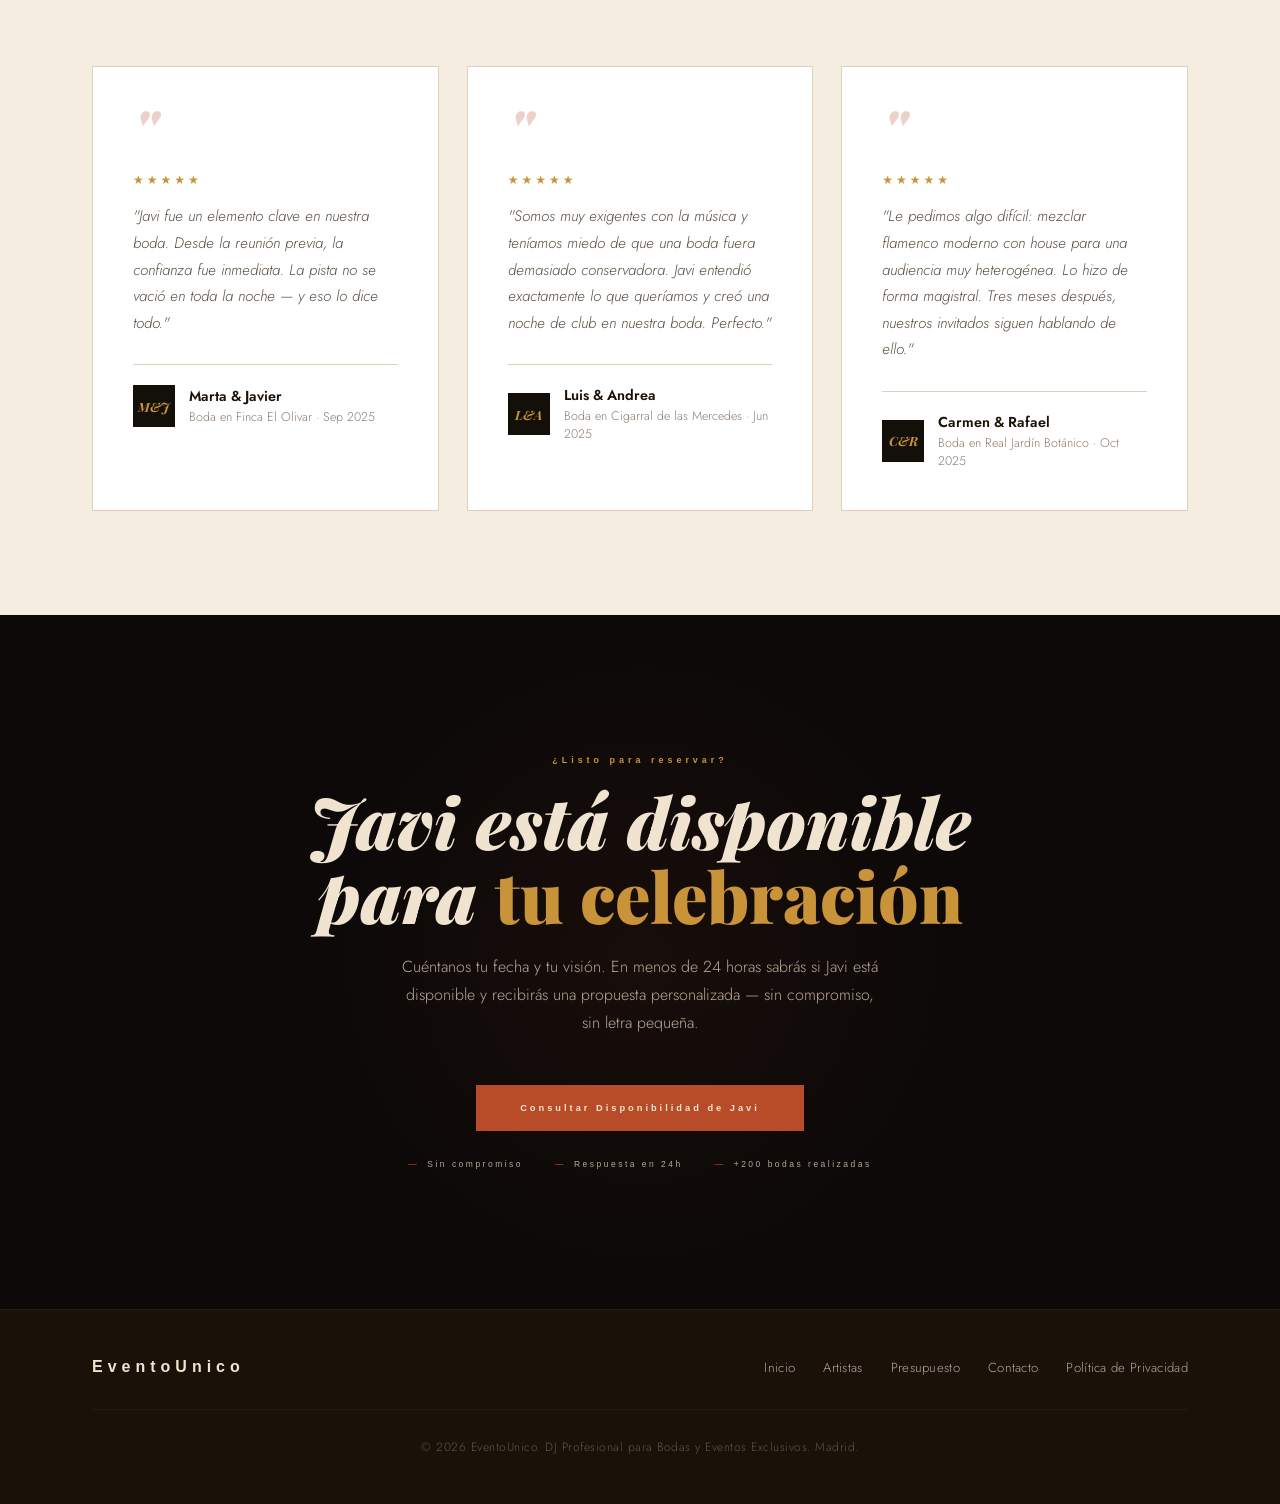
<file: javi/index.html>
<!DOCTYPE html>
<html lang="es">

<head>
  <meta charset="UTF-8">
  <meta name="viewport" content="width=device-width, initial-scale=1.0">
  <title>Javi · DJ Residente — EventoUnico</title>
  <link rel="preconnect" href="https://fonts.googleapis.com">
  <link
    href="https://fonts.googleapis.com/css2?family=Bodoni+Moda:ital,opsz,wght@0,6..96,400;0,6..96,700;0,6..96,900;1,6..96,400;1,6..96,700;1,6..96,900&family=Playfair+Display:ital,wght@0,400;0,600;0,700;0,800;1,400;1,600;1,700;1,800&family=Syncopate:wght@400;700&family=Jost:ital,wght@0,300;0,400;0,500;0,600;1,300;1,400&display=swap"
    rel="stylesheet">
  <link rel="stylesheet" href="../assets/css/style.css">
  <style>
    /* ── ARTIST HERO ── */
    .artist-hero {
      min-height: 100vh;
      background: var(--black);
      position: relative;
      display: flex;
      align-items: stretch;
      overflow: hidden;
    }

    .artist-hero-inner {
      display: grid;
      grid-template-columns: 1fr 1fr;
      width: 100%;
      max-width: 1160px;
      margin: 0 auto;
      padding: 140px 32px 80px;
      align-items: center;
      gap: 80px;
    }

    .artist-hero-back {
      font-family: var(--label);
      font-size: 0.52rem;
      letter-spacing: 3px;
      color: var(--ivory-muted);
      text-decoration: none;
      display: inline-flex;
      align-items: center;
      gap: 8px;
      margin-bottom: 48px;
      transition: color 0.3s ease;
      opacity: 0;
      animation: fadeUp 0.6s ease forwards 0.1s;
    }

    .artist-hero-back:hover {
      color: var(--gold);
    }

    .artist-hero-eyebrow {
      font-family: var(--label);
      font-size: 0.52rem;
      letter-spacing: 4px;
      color: var(--terra-light);
      display: block;
      margin-bottom: 16px;
      opacity: 0;
      animation: fadeUp 0.6s ease forwards 0.25s;
    }

    .artist-hero-name {
      font-family: var(--serif);
      font-size: clamp(5rem, 12vw, 10rem);
      font-weight: 900;
      font-style: italic;
      color: var(--ivory);
      line-height: 0.9;
      letter-spacing: -3px;
      margin-bottom: 12px;
      opacity: 0;
      animation: fadeUp 0.75s cubic-bezier(0.16, 1, 0.3, 1) forwards 0.4s;
    }

    .artist-hero-title {
      font-family: var(--label);
      font-size: 0.54rem;
      letter-spacing: 4px;
      color: var(--gold);
      margin-bottom: 36px;
      opacity: 0;
      animation: fadeUp 0.6s ease forwards 0.6s;
    }

    .artist-hero-desc {
      font-size: 1rem;
      font-weight: 300;
      line-height: 1.8;
      color: var(--ivory-muted);
      max-width: 440px;
      margin-bottom: 40px;
      opacity: 0;
      animation: fadeUp 0.7s ease forwards 0.75s;
    }

    .artist-hero-tags {
      display: flex;
      flex-wrap: wrap;
      gap: 8px;
      margin-bottom: 48px;
      opacity: 0;
      animation: fadeUp 0.7s ease forwards 0.9s;
    }

    .artist-tag {
      font-family: var(--label);
      font-size: 0.47rem;
      letter-spacing: 2px;
      color: var(--ivory-muted);
      border: 1px solid var(--dark-border);
      padding: 6px 14px;
      transition: border-color 0.3s ease, color 0.3s ease;
    }

    .artist-tag:hover {
      border-color: var(--gold);
      color: var(--gold);
    }

    .artist-hero-btns {
      display: flex;
      gap: 16px;
      flex-wrap: wrap;
      opacity: 0;
      animation: fadeUp 0.7s ease forwards 1.05s;
    }

    .artist-hero-stats {
      border-top: 1px solid var(--dark-border);
      padding-top: 32px;
      display: flex;
      gap: 48px;
      margin-top: 48px;
      opacity: 0;
      animation: fadeUp 0.7s ease forwards 1.2s;
    }

    .artist-hero-stat-num {
      font-family: var(--label);
      font-size: 1.5rem;
      font-weight: 700;
      color: var(--gold);
      line-height: 1;
    }

    .artist-hero-stat-label {
      font-family: var(--label);
      font-size: 0.46rem;
      letter-spacing: 2.5px;
      color: var(--ivory-muted);
      margin-top: 6px;
    }

    /* Image side */
    .artist-hero-img {
      opacity: 0;
      animation: fadeUp 0.9s cubic-bezier(0.16, 1, 0.3, 1) forwards 0.5s;
    }

    .artist-img-frame {
      width: 100%;
      aspect-ratio: 3/4;
      background: var(--dark-card);
      border: 1px solid var(--dark-border);
      position: relative;
      overflow: hidden;
      display: flex;
      align-items: center;
      justify-content: center;
    }

    .artist-img-placeholder {
      display: flex;
      flex-direction: column;
      align-items: center;
      gap: 16px;
      pointer-events: none;
    }

    .artist-img-placeholder-icon {
      width: 72px;
      height: 72px;
      border: 1px solid var(--dark-border);
      display: flex;
      align-items: center;
      justify-content: center;
      color: var(--dark-border);
      font-size: 1.8rem;
    }

    .artist-img-placeholder-text {
      font-family: var(--label);
      font-size: 0.46rem;
      letter-spacing: 3px;
      color: var(--dark-border);
    }

    .artist-img-corner {
      position: absolute;
      width: 22px;
      height: 22px;
      border-color: var(--gold);
      border-style: solid;
      opacity: 0.45;
    }

    .artist-img-corner.tl {
      top: 14px;
      left: 14px;
      border-width: 1px 0 0 1px;
    }

    .artist-img-corner.tr {
      top: 14px;
      right: 14px;
      border-width: 1px 1px 0 0;
    }

    .artist-img-corner.bl {
      bottom: 14px;
      left: 14px;
      border-width: 0 0 1px 1px;
    }

    .artist-img-corner.br {
      bottom: 14px;
      right: 14px;
      border-width: 0 1px 1px 0;
    }

    .artist-img-badge {
      position: absolute;
      bottom: 24px;
      left: 24px;
      background: rgba(12, 9, 8, 0.88);
      backdrop-filter: blur(12px);
      border: 1px solid var(--dark-border);
      padding: 14px 20px;
      z-index: 4;
    }

    .artist-img-badge-name {
      font-family: var(--serif2);
      font-size: 1.1rem;
      font-weight: 700;
      font-style: italic;
      color: var(--ivory);
      margin-bottom: 6px;
      line-height: 1;
    }

    .artist-img-badge-stats {
      font-family: var(--label);
      font-size: 0.44rem;
      letter-spacing: 2px;
      color: var(--gold);
      display: flex;
      align-items: center;
      gap: 6px;
    }

    .artist-img-badge-sep {
      color: var(--dark-border);
    }

    /* ── BIO ── */
    .artist-bio {
      background: var(--cream);
    }

    .bio-grid {
      display: grid;
      grid-template-columns: 1fr 340px;
      gap: 80px;
      align-items: start;
      margin-top: 64px;
    }

    .bio-text h3 {
      font-family: var(--serif2);
      font-size: clamp(1.8rem, 3.5vw, 2.5rem);
      font-weight: 700;
      font-style: italic;
      color: var(--ink);
      line-height: 1.15;
      margin-bottom: 28px;
    }

    .bio-text p {
      font-size: 0.98rem;
      font-weight: 300;
      line-height: 1.85;
      color: var(--ink-muted);
      margin-bottom: 20px;
    }

    .bio-text p:last-child {
      margin-bottom: 0;
    }

    .bio-facts {
      border: 1px solid var(--parchment);
      background: white;
    }

    .bio-fact-header {
      background: var(--ink);
      padding: 16px 24px;
      font-family: var(--label);
      font-size: 0.5rem;
      letter-spacing: 3px;
      color: var(--ivory-muted);
    }

    .bio-fact-item {
      padding: 16px 24px;
      border-bottom: 1px solid var(--parchment);
    }

    .bio-fact-item:last-child {
      border-bottom: none;
    }

    .bio-fact-label {
      font-family: var(--label);
      font-size: 0.44rem;
      letter-spacing: 2px;
      color: var(--terra);
      margin-bottom: 4px;
    }

    .bio-fact-value {
      font-size: 0.9rem;
      font-weight: 400;
      color: var(--ink);
    }

    /* ── STATS STRIP ── */
    .artist-stats-strip {
      background: var(--dark);
      padding: 0;
    }

    .stats-row {
      display: grid;
      grid-template-columns: repeat(4, 1fr);
      border-top: 1px solid var(--dark-border);
      border-bottom: 1px solid var(--dark-border);
    }

    .stat-block {
      padding: 52px 32px;
      border-right: 1px solid var(--dark-border);
      text-align: center;
      transition: background 0.3s ease;
    }

    .stat-block:last-child {
      border-right: none;
    }

    .stat-block:hover {
      background: var(--coal);
    }

    .stat-block-num {
      font-family: var(--label);
      font-size: 2.6rem;
      font-weight: 700;
      color: var(--gold);
      line-height: 1;
      letter-spacing: -1px;
    }

    .stat-block-label {
      font-family: var(--label);
      font-size: 0.48rem;
      letter-spacing: 2.5px;
      color: var(--ivory-muted);
      margin-top: 12px;
      line-height: 1.6;
    }

    /* ── MUSIC & STYLE ── */
    .artist-music {
      background: var(--cream);
    }

    .music-grid {
      display: grid;
      grid-template-columns: repeat(3, 1fr);
      gap: 2px;
      margin-top: 64px;
      background: var(--parchment);
    }

    .music-card {
      background: var(--cream);
      padding: 44px 36px;
      transition: background 0.3s ease;
    }

    .music-card:hover {
      background: var(--cream-deep);
    }

    .music-card-num {
      font-family: var(--serif2);
      font-size: 3.5rem;
      font-weight: 900;
      font-style: italic;
      color: var(--parchment);
      line-height: 1;
      margin-bottom: 4px;
      transition: color 0.3s ease;
    }

    .music-card:hover .music-card-num {
      color: rgba(184, 75, 40, 0.1);
    }

    .music-card-rule {
      width: 28px;
      height: 2px;
      background: var(--terra);
      margin-bottom: 20px;
    }

    .music-card-name {
      font-family: var(--serif2);
      font-size: 1.4rem;
      font-weight: 700;
      font-style: italic;
      color: var(--ink);
      margin-bottom: 10px;
    }

    .music-card-desc {
      font-size: 0.9rem;
      font-weight: 300;
      line-height: 1.75;
      color: var(--ink-muted);
    }

    /* ── SESSIONS ── */
    .artist-sessions {
      background: var(--black);
    }

    .sessions-grid {
      display: grid;
      grid-template-columns: 1fr 1fr;
      gap: 80px;
      align-items: center;
      margin-top: 64px;
    }

    .sessions-text h3 {
      font-family: var(--serif2);
      font-size: clamp(1.8rem, 3.5vw, 2.5rem);
      font-weight: 700;
      font-style: italic;
      color: var(--ivory);
      line-height: 1.15;
      margin-bottom: 20px;
    }

    .sessions-text h3 em {
      font-style: normal;
      color: var(--gold-light);
    }

    .sessions-text p {
      font-size: 0.95rem;
      font-weight: 300;
      line-height: 1.8;
      color: var(--ivory-muted);
      margin-bottom: 32px;
    }

    .sessions-player {
      background: var(--dark-card);
      border: 1px solid var(--dark-border);
      padding: 56px 48px;
      display: flex;
      flex-direction: column;
      align-items: center;
      justify-content: center;
      gap: 20px;
      text-align: center;
      min-height: 260px;
    }

    .sessions-player-icon {
      width: 64px;
      height: 64px;
      border: 1px solid var(--dark-border);
      border-radius: 50%;
      display: flex;
      align-items: center;
      justify-content: center;
      color: var(--gold);
      font-size: 1.3rem;
    }

    .sessions-player-label {
      font-family: var(--label);
      font-size: 0.5rem;
      letter-spacing: 3px;
      color: var(--ivory-muted);
    }

    .sessions-player-note {
      font-size: 0.78rem;
      font-weight: 300;
      color: var(--ivory-muted);
      opacity: 0.4;
      font-style: italic;
    }

    /* ── EVENT TYPES ── */
    .artist-events {
      background: var(--dark);
    }

    .events-list {
      margin-top: 64px;
      border: 1px solid var(--dark-border);
    }

    .event-item {
      display: grid;
      grid-template-columns: 72px 1fr auto;
      align-items: center;
      gap: 36px;
      padding: 36px 40px;
      border-bottom: 1px solid var(--dark-border);
      transition: background 0.3s ease;
    }

    .event-item:last-child {
      border-bottom: none;
    }

    .event-item:hover {
      background: var(--coal);
    }

    .event-num {
      font-family: var(--serif2);
      font-size: 2.2rem;
      font-weight: 900;
      font-style: italic;
      color: var(--dark-border);
      line-height: 1;
      transition: color 0.3s ease;
    }

    .event-item:hover .event-num {
      color: rgba(201, 147, 58, 0.2);
    }

    .event-info h3 {
      font-family: var(--serif2);
      font-size: 1.3rem;
      font-weight: 700;
      font-style: italic;
      color: var(--ivory);
      margin-bottom: 6px;
    }

    .event-info p {
      font-size: 0.88rem;
      font-weight: 300;
      color: var(--ivory-muted);
      line-height: 1.65;
    }

    .event-badge {
      font-family: var(--label);
      font-size: 0.47rem;
      letter-spacing: 2.5px;
      color: var(--gold);
      border: 1px solid rgba(201, 147, 58, 0.3);
      padding: 6px 14px;
      white-space: nowrap;
    }

    /* ── ARTIST CTA ── */
    .artist-cta {
      background: var(--black);
      padding: 140px 0;
      position: relative;
      overflow: hidden;
      text-align: center;
    }

    .artist-cta::before {
      content: '';
      position: absolute;
      top: 50%;
      left: 50%;
      transform: translate(-50%, -50%);
      width: 640px;
      height: 640px;
      background: radial-gradient(circle, rgba(184, 75, 40, 0.07) 0%, transparent 70%);
      pointer-events: none;
    }

    .artist-cta h2 {
      font-family: var(--serif2);
      font-size: clamp(2.5rem, 5.5vw, 4.5rem);
      font-weight: 900;
      font-style: italic;
      color: var(--ivory);
      line-height: 1.05;
      margin-bottom: 20px;
    }

    .artist-cta h2 em {
      font-style: normal;
      color: var(--gold);
    }

    .artist-cta p {
      font-size: 1rem;
      font-weight: 300;
      color: var(--ivory-muted);
      max-width: 480px;
      margin: 0 auto 48px;
      line-height: 1.75;
    }

    /* ── RESPONSIVE ── */
    @media (max-width: 900px) {
      .artist-hero-inner {
        grid-template-columns: 1fr;
        gap: 48px;
        padding-top: 120px;
      }

      .artist-hero-img {
        max-width: 380px;
        margin: 0 auto;
        width: 100%;
      }

      .bio-grid {
        grid-template-columns: 1fr;
      }

      .stats-row {
        grid-template-columns: repeat(2, 1fr);
      }

      .stat-block:nth-child(2) {
        border-right: none;
      }

      .stat-block:nth-child(n+3) {
        border-top: 1px solid var(--dark-border);
      }

      .music-grid {
        grid-template-columns: 1fr;
      }

      .sessions-grid {
        grid-template-columns: 1fr;
        gap: 48px;
      }

      .event-item {
        grid-template-columns: 56px 1fr;
        gap: 20px;
      }

      .event-badge {
        display: none;
      }
    }

    @media (max-width: 600px) {
      .artist-hero-name {
        font-size: clamp(4.5rem, 20vw, 7rem);
        letter-spacing: -2px;
      }

      .artist-hero-stats {
        gap: 28px;
      }

      .event-item {
        grid-template-columns: 1fr;
        gap: 10px;
      }

      .event-num {
        display: none;
      }
    }
  </style>
</head>

<body>

  <!-- ANNOUNCEMENT BAR -->
  <div class="announce">
    <div class="announce-track" id="announceTrack"></div>
  </div>

  <!-- NAV -->
  <nav class="nav" id="nav">
    <div class="nav-inner">
      <a href="/" class="nav-logo">
        <div class="nav-dot"></div>
        EventoUnico
      </a>
      <a href="#contacto" class="nav-cta">Solicitar Presupuesto</a>
    </div>
  </nav>

  <!-- ARTIST HERO -->
  <section class="artist-hero">
    <div class="artist-hero-inner">

      <!-- Text Side -->
      <div class="artist-hero-text">
        <a href="/" class="artist-hero-back">← ARTISTAS</a>
        <span class="artist-hero-eyebrow">DJ Residente · EventoUnico · Madrid</span>
        <h1 class="artist-hero-name">Vilariño</h1>
        <div class="artist-hero-title">Especialista en Bodas & Club · Más de 18 Años de Trayectoria</div>
        <p class="artist-hero-desc">De las cabinas de Pacha y Kapital en Madrid a Marbella y tu celebración. Javi lleva más de 18 años
          construyendo noches que la gente recuerda — y esa misma energía es la que trae a cada evento, dominando toda clase de música.</p>
        <div class="artist-hero-tags">
          <span class="artist-tag">Música Comercial Española</span>
          <span class="artist-tag">House</span>
          <span class="artist-tag">Pop Premium</span>
          <span class="artist-tag">Deep House</span>
          <span class="artist-tag">Tech House</span>
          <span class="artist-tag">R&amp;B</span>
          <span class="artist-tag">Toda clase de música</span>
        </div>
        <div class="artist-hero-btns">
          <a href="#contacto" class="btn-terra">Reservar a Javi</a>
          <a href="#sesiones" class="btn-outline">Escuchar Sesiones</a>
        </div>
        <div class="artist-hero-stats">
          <div>
            <div class="artist-hero-stat-num">+200</div>
            <div class="artist-hero-stat-label">Bodas · Eventos</div>
          </div>
          <div>
            <div class="artist-hero-stat-num">+18</div>
            <div class="artist-hero-stat-label">Años de Carrera</div>
          </div>
          <div>
            <div class="artist-hero-stat-num">4.9★</div>
            <div class="artist-hero-stat-label">Valoración Media</div>
          </div>
        </div>
      </div>

      <!-- Image Side -->
      <div class="artist-hero-img">
        <div class="artist-img-frame">
          <img src="../assets/img/javi-hero.jpg" alt="DJ Javi Vilariño"
            style="width:100%; height:100%; object-fit:cover; filter: grayscale(1);">
          <div class="artist-img-corner tl"></div>
          <div class="artist-img-corner tr"></div>
          <div class="artist-img-corner bl"></div>
          <div class="artist-img-corner br"></div>
          <div class="artist-img-badge">
            <div class="artist-img-badge-name">Javier Vilariño</div>
            <div class="artist-img-badge-stats">
              <span>+18 años como DJ</span>
              <span class="artist-img-badge-sep">·</span>
              <span>+200 bodas</span>
            </div>
          </div>
        </div>
      </div>

    </div>
  </section>

  <!-- MARQUEE DIVIDER -->
  <div class="marquee-bar">
    <div class="marquee-track" id="marqueeTrack"></div>
  </div>

  <!-- BIO -->
  <section class="artist-bio sp">
    <div class="container">
      <div class="reveal">
        <span class="eyebrow">El artista</span>
      </div>
      <div class="bio-grid">
        <div class="bio-text reveal">
          <h3>Club de primera división.<br>La energía que transforma una noche.</h3>
          <p>Javi empezó en los clubs underground y aunque su base es Madrid, España, pronto se convirtió en
            residente habitual de las salas más exigentes de la capital y Marbella. Pacha, Kapital, Teatro Barceló, Ramses, Olivia
            Valere (Marbella) — espacios donde un set no funciona si no sabes exactamente qué quiere la gente en cada momento.</p>
          <p>Esa es la habilidad que lo define: leer la sala. No poner canciones, sino construir una noche. Saber cuándo
            crear intimidad y cuándo soltar el track que hace que todo el mundo levante los brazos al mismo tiempo. Esa
            lectura no se aprende en YouTube — se gana actuación tras actuación, en espacios donde el error no tiene
            segunda oportunidad.</p>
          <p>Para Javi, una boda no es menos exigente que un club — es diferente. Y él es especialista en hacer bodas. Lleva el mismo rigor y la misma preparación que a un evento de 2.000 personas, pero adaptado a
            vosotros: vuestros gustos, vuestra gente, vuestros momentos especiales.</p>
        </div>
        <div class="bio-facts reveal">
          <div class="bio-fact-header">PERFIL DEL ARTISTA</div>
          <div class="bio-fact-item">
            <div class="bio-fact-label">TRAYECTORIA</div>
            <div class="bio-fact-value">Más de 18 años en activo</div>
          </div>
          <div class="bio-fact-item">
            <div class="bio-fact-label">BASE</div>
            <div class="bio-fact-value">Madrid, España</div>
          </div>
          <div class="bio-fact-item">
            <div class="bio-fact-label">SALAS PRINCIPALES</div>
            <div class="bio-fact-value">Pacha, Kapital, Teatro Barceló, Ramses, Olivia Valere (Marbella)</div>
          </div>
          <div class="bio-fact-item">
            <div class="bio-fact-label">EVENTOS INTERNACIONALES</div>
            <div class="bio-fact-value">Italia, Suiza, Alemania, Malta</div>
          </div>
          <div class="bio-fact-item">
            <div class="bio-fact-label">GÉNERO PRINCIPAL</div>
            <div class="bio-fact-value">Música Comercial Española · House · Pop Premium · Toda clase de música</div>
          </div>
          <div class="bio-fact-item">
            <div class="bio-fact-label">ESPECIALIDAD BODAS</div>
            <div class="bio-fact-value">Desde 2015 · +200 celebraciones</div>
          </div>
          <div class="bio-fact-item">
            <div class="bio-fact-label">VALORACIÓN MEDIA</div>
            <div class="bio-fact-value">4.9 / 5 ★★★★★</div>
          </div>
        </div>
      </div>
    </div>
  </section>

  <!-- STATS STRIP -->
  <div class="artist-stats-strip">
    <div class="container">
      <div class="stats-row">
        <div class="stat-block reveal">
          <div class="stat-block-num">+200</div>
          <div class="stat-block-label">Bodas &<br>Eventos Privados</div>
        </div>
        <div class="stat-block reveal">
          <div class="stat-block-num">+18</div>
          <div class="stat-block-label">Años en las<br>Mejores Salas</div>
        </div>
        <div class="stat-block reveal">
          <div class="stat-block-num">+15</div>
          <div class="stat-block-label">Venues de<br>Referencia</div>
        </div>
        <div class="stat-block reveal">
          <div class="stat-block-num">4</div>
          <div class="stat-block-label">Países en los<br>que ha Actuado</div>
        </div>
      </div>
    </div>
  </div>

  <!-- MUSIC & STYLE -->
  <section class="artist-music sp">
    <div class="container">
      <div class="reveal">
        <span class="eyebrow">Estilo musical</span>
        <h2 class="h2 ink">Una noche que empieza suave<br>y acaba <em>legendaria</em></h2>
        <p class="lead">Javi no pincha un género — construye una progresión. Cada celebración tiene su propio arco
          musical, diseñado desde la primera conversación contigo.</p>
      </div>
      <div class="music-grid">
        <div class="music-card reveal">
          <div class="music-card-num">01</div>
          <div class="music-card-rule"></div>
          <div class="music-card-name">La Cena</div>
          <p class="music-card-desc">Música de ambiente que invita a la conversación. Deep house elegante, jazz
            contemporáneo, soul suave. El tono perfecto para que vuestra gente se encuentre y la velada fluya sin
            esfuerzo.</p>
        </div>
        <div class="music-card reveal">
          <div class="music-card-num">02</div>
          <div class="music-card-rule"></div>
          <div class="music-card-name">El Arranque</div>
          <p class="music-card-desc">Pop premium, éxitos internacionales, los temas que todo el mundo reconoce. El
            primer baile, el corte de tarta, los primeros pasos en la pista. La chispa que enciende la noche.</p>
        </div>
        <div class="music-card reveal">
          <div class="music-card-num">03</div>
          <div class="music-card-rule"></div>
          <div class="music-card-name">La Fiesta</div>
          <p class="music-card-desc">House, tech house, remixes y mashups exclusivos propios. La energía que convierte
            una boda en una noche que se recuerda durante años. Nadie se va antes de tiempo.</p>
        </div>
      </div>
    </div>
  </section>

  <!-- SESSIONS -->
  <section class="artist-sessions sp" id="sesiones">
    <div class="container">
      <div class="sessions-grid">
        <div class="sessions-text reveal">
          <span class="eyebrow gold">Sesiones</span>
          <h3>Escucha antes de<br>decidir. El sonido de <em>Javi.</em></h3>
          <p>Antes de reservar, escucha. Cada sesión es una muestra real de cómo trabaja Javi en directo — cómo
            construye la energía, cómo mezcla, cómo lleva la noche de un momento al siguiente. Sin trampa ni cartón.</p>
          <a href="#contacto" class="link-underline">SOLICITAR SESIÓN COMPLETA →</a>
        </div>
        <div class="reveal">
          <div class="sessions-player">
            <div class="sessions-player-icon">▶</div>
            <div class="sessions-player-label">SESIONES EN DIRECTO</div>
            <p class="sessions-player-note">Aquí irá el embed de Mixcloud / Soundcloud</p>
          </div>
        </div>
      </div>
    </div>
  </section>

  <!-- EVENT TYPES -->
  <section class="artist-events sp">
    <div class="container">
      <div class="reveal" style="text-align:center; max-width:580px; margin:0 auto;">
        <span class="eyebrow gold">Tipos de evento</span>
        <h2 class="h2 cream">Para qué momentos<br>puedes <em>reservar a Javi</em></h2>
      </div>
      <div class="events-list reveal">
        <div class="event-item">
          <div class="event-num">01</div>
          <div class="event-info">
            <h3>Bodas &amp; Celebraciones</h3>
            <p>Su especialidad. Conoce el flujo de una boda a la perfección: el cóctel, la cena, el primer baile y la
              fiesta hasta el final. Planificación musical completa incluida desde la primera reunión.</p>
          </div>
          <div class="event-badge">Especialidad</div>
        </div>
        <div class="event-item">
          <div class="event-num">02</div>
          <div class="event-info">
            <h3>Eventos Corporativos</h3>
            <p>Ha trabajado con Real Madrid, BMW, Coca Cola, Mutua Madrid Open y Vodafone. Sabe gestionar ambientes
              mixtos y audiencias exigentes con criterio y experiencia.</p>
          </div>
          <div class="event-badge">Corporativo</div>
        </div>
        <div class="event-item">
          <div class="event-num">03</div>
          <div class="event-info">
            <h3>Fiestas Privadas</h3>
            <p>Desde una reunión íntima de 50 personas hasta eventos de varios cientos de invitados. Flexibilidad total
              en cuanto a espacio, duración y estilo musical.</p>
          </div>
          <div class="event-badge">Privado</div>
        </div>
        <div class="event-item">
          <div class="event-num">04</div>
          <div class="event-info">
            <h3>Clubs &amp; Residencias</h3>
            <p>Cuando necesitas a alguien que maneje una sala con autoridad. Sets de club completos con la técnica y la
              energía de quien lleva más de 18 años en las mejores cabinas de Madrid y Marbella.</p>
          </div>
          <div class="event-badge">Club</div>
        </div>
      </div>
    </div>
  </section>

  <!-- TESTIMONIALS -->
  <section class="testimonials sp">
    <div class="container">
      <div class="reveal" style="text-align:center; max-width:580px; margin:0 auto;">
        <span class="eyebrow">Lo que dicen sobre Javi</span>
        <h2 class="h2 ink">Noches reales.<br><em>Recuerdos que no se olvidan.</em></h2>
      </div>
      <div class="test-grid">
        <div class="test-card reveal">
          <span class="test-qm">"</span>
          <span class="test-stars">★★★★★</span>
          <p class="test-text">"Javi fue un elemento clave en nuestra boda. Desde la reunión previa, la confianza fue
            inmediata. La pista no se vació en toda la noche — y eso lo dice todo."</p>
          <div class="test-author">
            <div class="test-av">M&amp;J</div>
            <div>
              <div class="test-name">Marta &amp; Javier</div>
              <div class="test-detail">Boda en Finca El Olivar · Sep 2025</div>
            </div>
          </div>
        </div>
        <div class="test-card reveal">
          <span class="test-qm">"</span>
          <span class="test-stars">★★★★★</span>
          <p class="test-text">"Somos muy exigentes con la música y teníamos miedo de que una boda fuera demasiado
            conservadora. Javi entendió exactamente lo que queríamos y creó una noche de club en nuestra boda.
            Perfecto."</p>
          <div class="test-author">
            <div class="test-av">L&amp;A</div>
            <div>
              <div class="test-name">Luis &amp; Andrea</div>
              <div class="test-detail">Boda en Cigarral de las Mercedes · Jun 2025</div>
            </div>
          </div>
        </div>
        <div class="test-card reveal">
          <span class="test-qm">"</span>
          <span class="test-stars">★★★★★</span>
          <p class="test-text">"Le pedimos algo difícil: mezclar flamenco moderno con house para una audiencia muy
            heterogénea. Lo hizo de forma magistral. Tres meses después, nuestros invitados siguen hablando de ello."
          </p>
          <div class="test-author">
            <div class="test-av">C&amp;R</div>
            <div>
              <div class="test-name">Carmen &amp; Rafael</div>
              <div class="test-detail">Boda en Real Jardín Botánico · Oct 2025</div>
            </div>
          </div>
        </div>
      </div>
    </div>
  </section>

  <!-- ARTIST CTA -->
  <section class="artist-cta" id="contacto">
    <div class="container">
      <div class="final-cta-content reveal">
        <span class="eyebrow gold">¿Listo para reservar?</span>
        <h2>Javi está disponible<br>para <em>tu celebración</em></h2>
        <p>Cuéntanos tu fecha y tu visión. En menos de 24 horas sabrás si Javi está disponible y recibirás una propuesta
          personalizada — sin compromiso, sin letra pequeña.</p>
        <a href="#" class="btn-terra"
          onclick="alert('Aquí iría el formulario de contacto o Calendly'); return false;">Consultar Disponibilidad de
          Javi</a>
        <div class="trust-row">
          <div class="trust-item">Sin compromiso</div>
          <div class="trust-item">Respuesta en 24h</div>
          <div class="trust-item">+200 bodas realizadas</div>
        </div>
      </div>
    </div>
  </section>

  <!-- FOOTER -->
  <footer class="footer">
    <div class="container">
      <div class="footer-inner">
        <a href="/" class="footer-logo" style="text-decoration:none;">EventoUnico</a>
        <div class="footer-links">
          <a href="/">Inicio</a>
          <a href="/artistas">Artistas</a>
          <a href="/#precio">Presupuesto</a>
          <a href="#contacto">Contacto</a>
          <a href="#">Política de Privacidad</a>
        </div>
      </div>
      <div class="footer-copy">© 2026 EventoUnico. DJ Profesional para Bodas y Eventos Exclusivos. Madrid.</div>
    </div>
  </footer>

  <!-- STICKY MOBILE -->
  <div class="sticky-mobile" id="stickyCta">
    <a href="#contacto">Reservar a Javi</a>
    <div class="sticky-sub">Consulta disponibilidad · Sin compromiso</div>
  </div>

  <script>
    // ── ANNOUNCEMENT BAR ──
    (function () {
      var items = [
        ['+200', ' bodas realizadas'],
        ['DJ Residente Pacha & Kapital', ''],
        ['+18', ' años de trayectoria'],
        ['4.9★★★★★', ' valoración media'],
        ['Remixes y mashups exclusivos propios', ''],
        ['Respuesta en menos de ', '24h'],
      ];
      var track = document.getElementById('announceTrack');
      var doubled = items.concat(items);
      doubled.forEach(function (pair) {
        var wrap = document.createElement('span');
        wrap.className = 'a-item';
        if (pair[1]) {
          var strong = document.createElement('strong');
          strong.textContent = pair[0];
          wrap.appendChild(strong);
          wrap.appendChild(document.createTextNode(pair[1]));
        } else {
          wrap.textContent = pair[0];
        }
        track.appendChild(wrap);
        var sep = document.createElement('span');
        sep.className = 'a-sep';
        sep.textContent = '\u00b7';
        track.appendChild(sep);
      });
    })();

    // ── MARQUEE VENUES ──
    (function () {
      var venues = ['PACHA MADRID', 'KAPITAL', 'TEATRO BARCELÓ', 'RAMSES', 'OLIVIA VALERE', 'ESLAVA', 'REAL MADRID', 'BMW', 'MUTUA MADRID OPEN', 'PATIO DE LEONES', 'KAVE', 'FORTUNY'];
      var track = document.getElementById('marqueeTrack');
      var doubled = venues.concat(venues);
      doubled.forEach(function (v) {
        var s = document.createElement('span'); s.className = 'm-item'; s.textContent = v; track.appendChild(s);
        var d = document.createElement('span'); d.className = 'm-sep'; d.textContent = '\u00b7'; track.appendChild(d);
      });
    })();

    // ── NAV SCROLL ──
    var nav = document.getElementById('nav');
    window.addEventListener('scroll', function () {
      nav.classList.toggle('scrolled', window.scrollY > 60);
    }, { passive: true });

    // ── REVEAL ON SCROLL ──
    var observer = new IntersectionObserver(function (entries) {
      entries.forEach(function (e) {
        if (e.isIntersecting) { e.target.classList.add('visible'); observer.unobserve(e.target); }
      });
    }, { threshold: 0.08, rootMargin: '0px 0px -40px 0px' });
    document.querySelectorAll('.reveal').forEach(function (el) { observer.observe(el); });

    // ── STICKY MOBILE ──
    var stickyCta = document.getElementById('stickyCta');
    stickyCta.style.transform = 'translateY(100%)';
    stickyCta.style.transition = 'transform 0.4s cubic-bezier(0.16, 1, 0.3, 1)';
    window.addEventListener('scroll', function () {
      if (window.innerWidth <= 900)
        stickyCta.style.transform = window.scrollY > 400 ? 'translateY(0)' : 'translateY(100%)';
    }, { passive: true });
  </script>

</body>

</html>
</file>
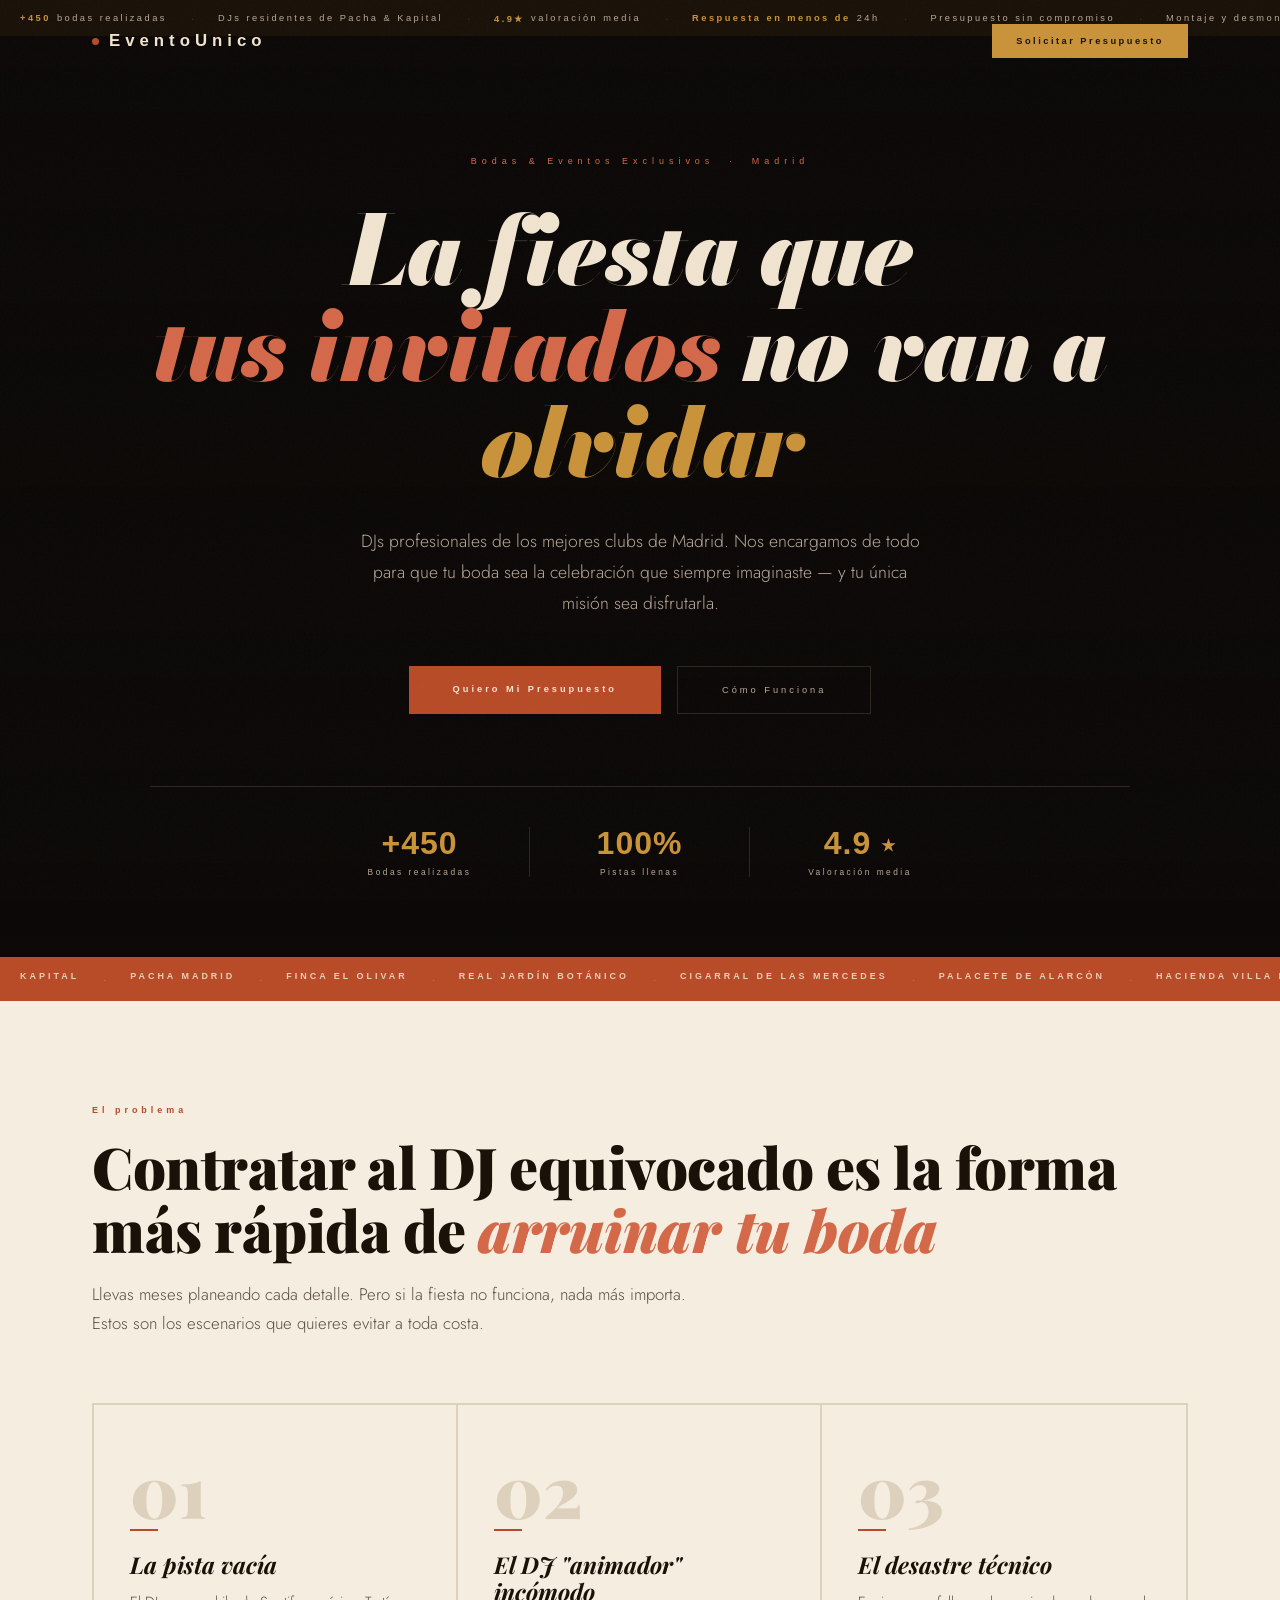
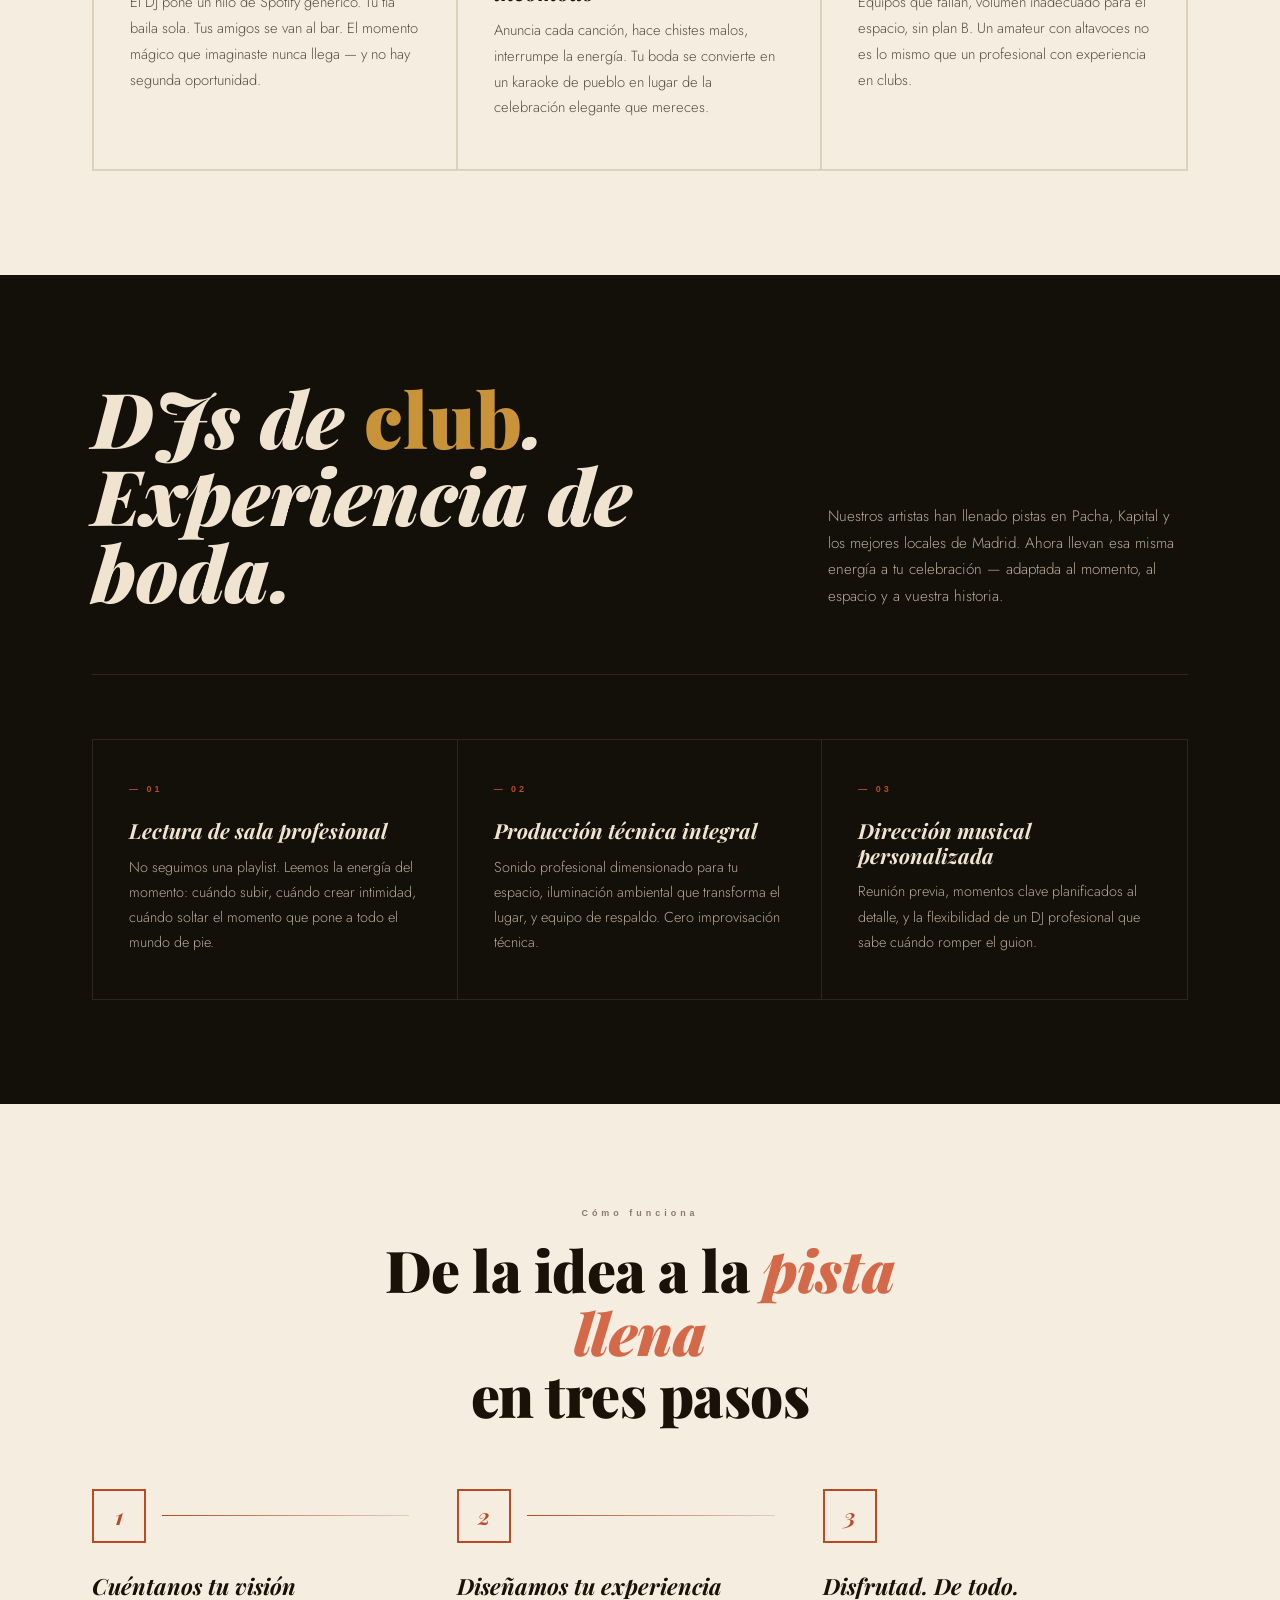
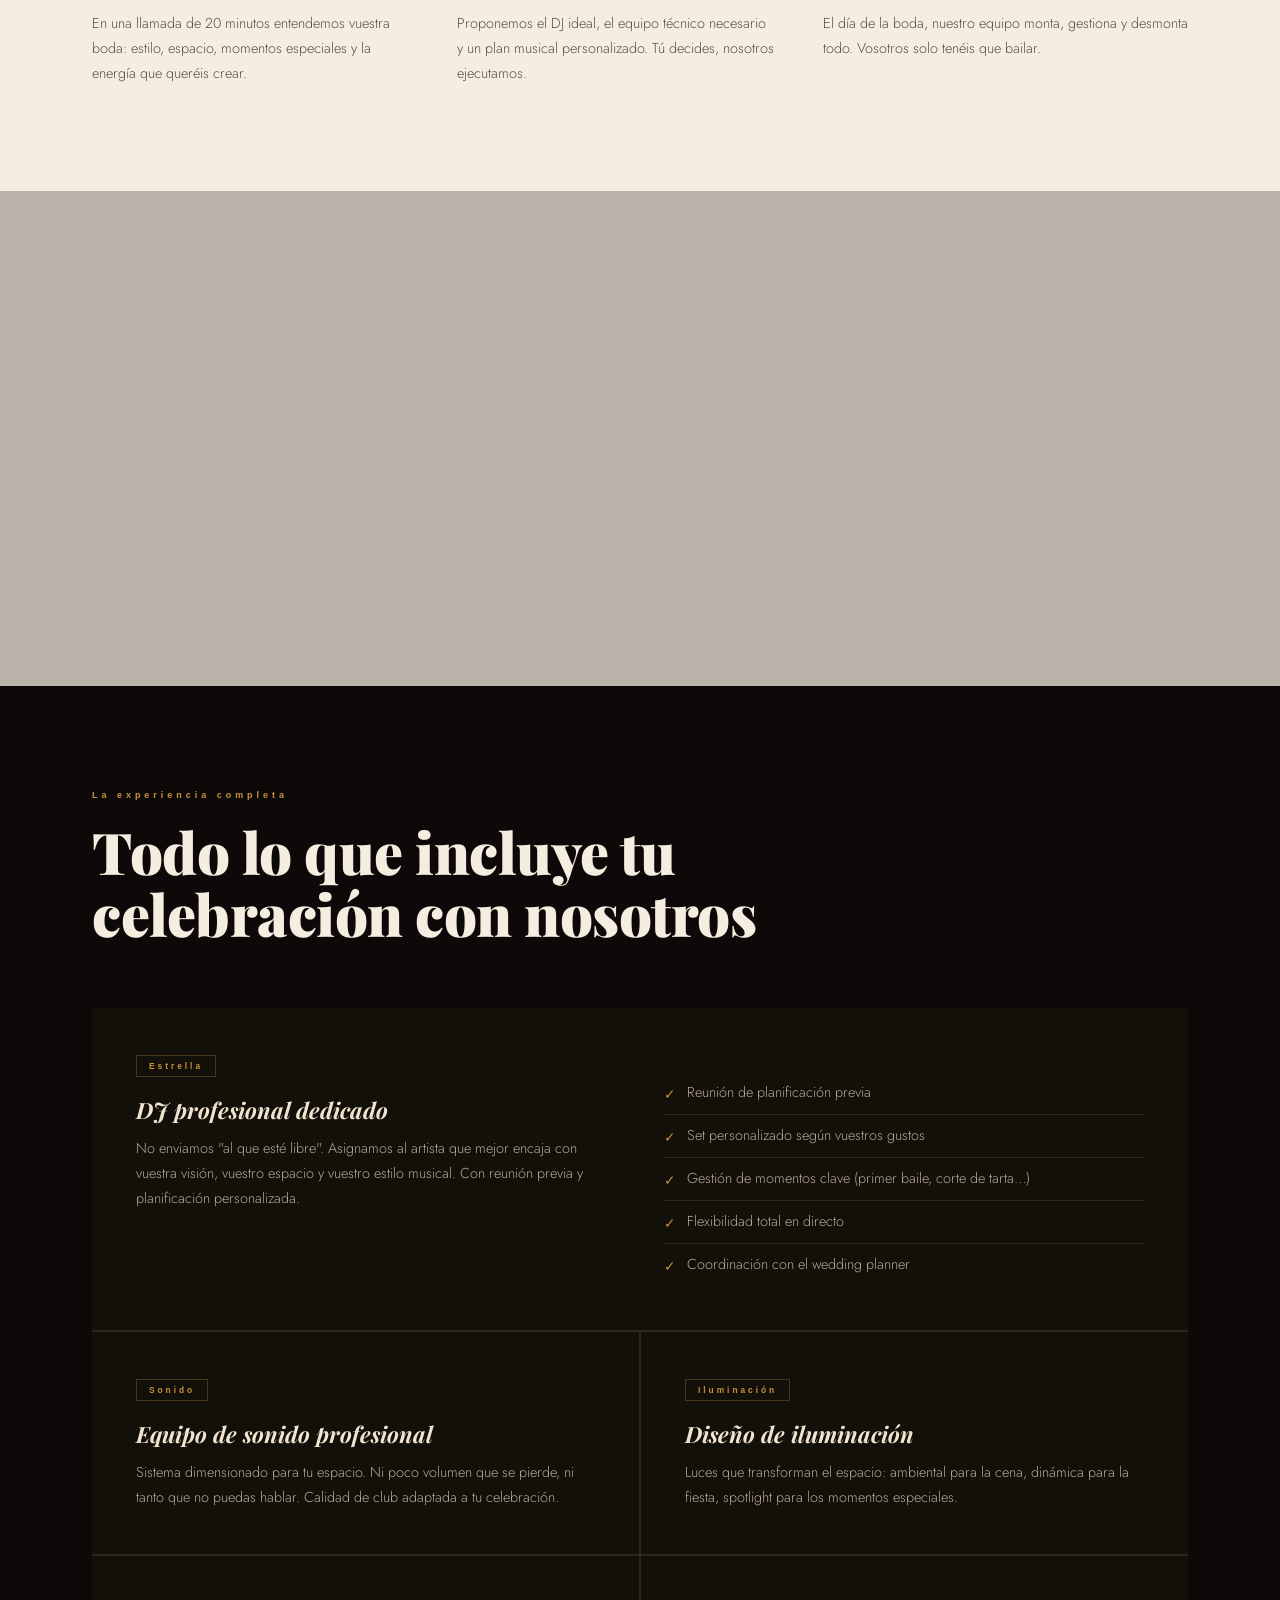
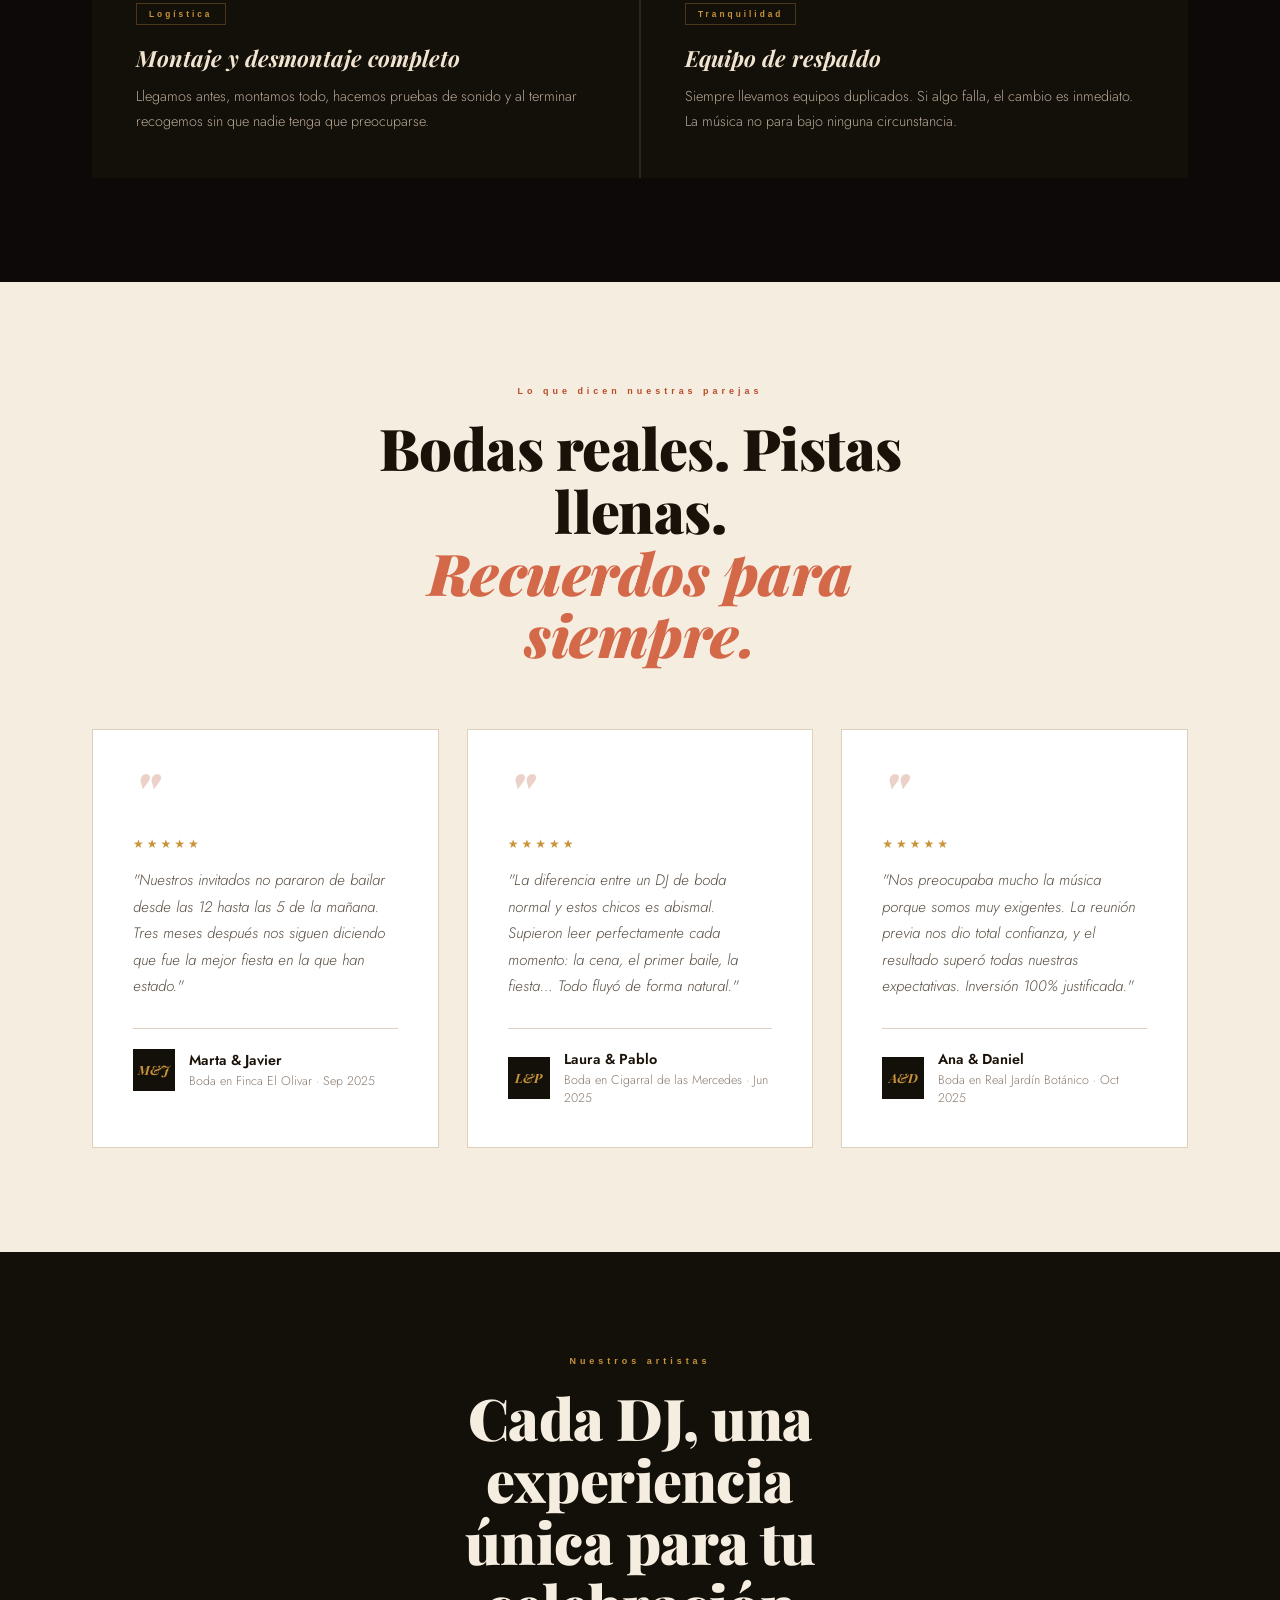
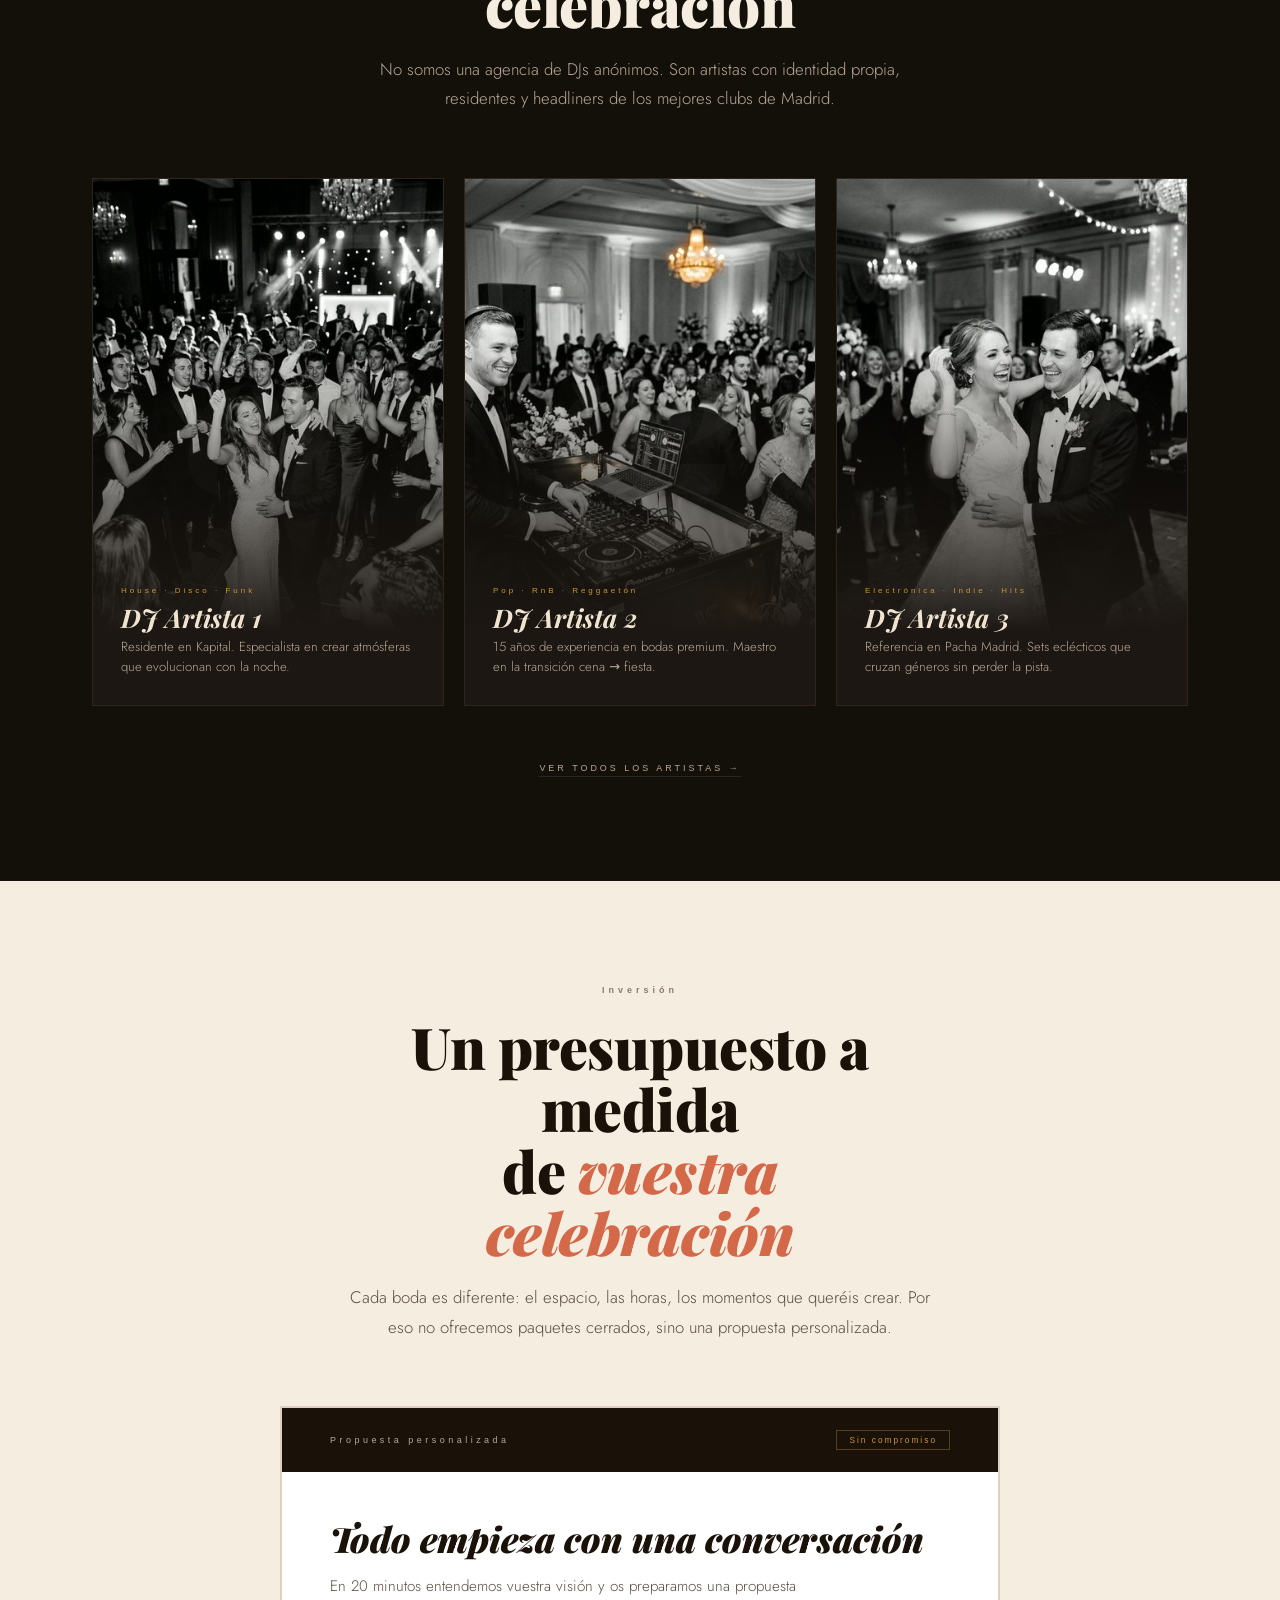
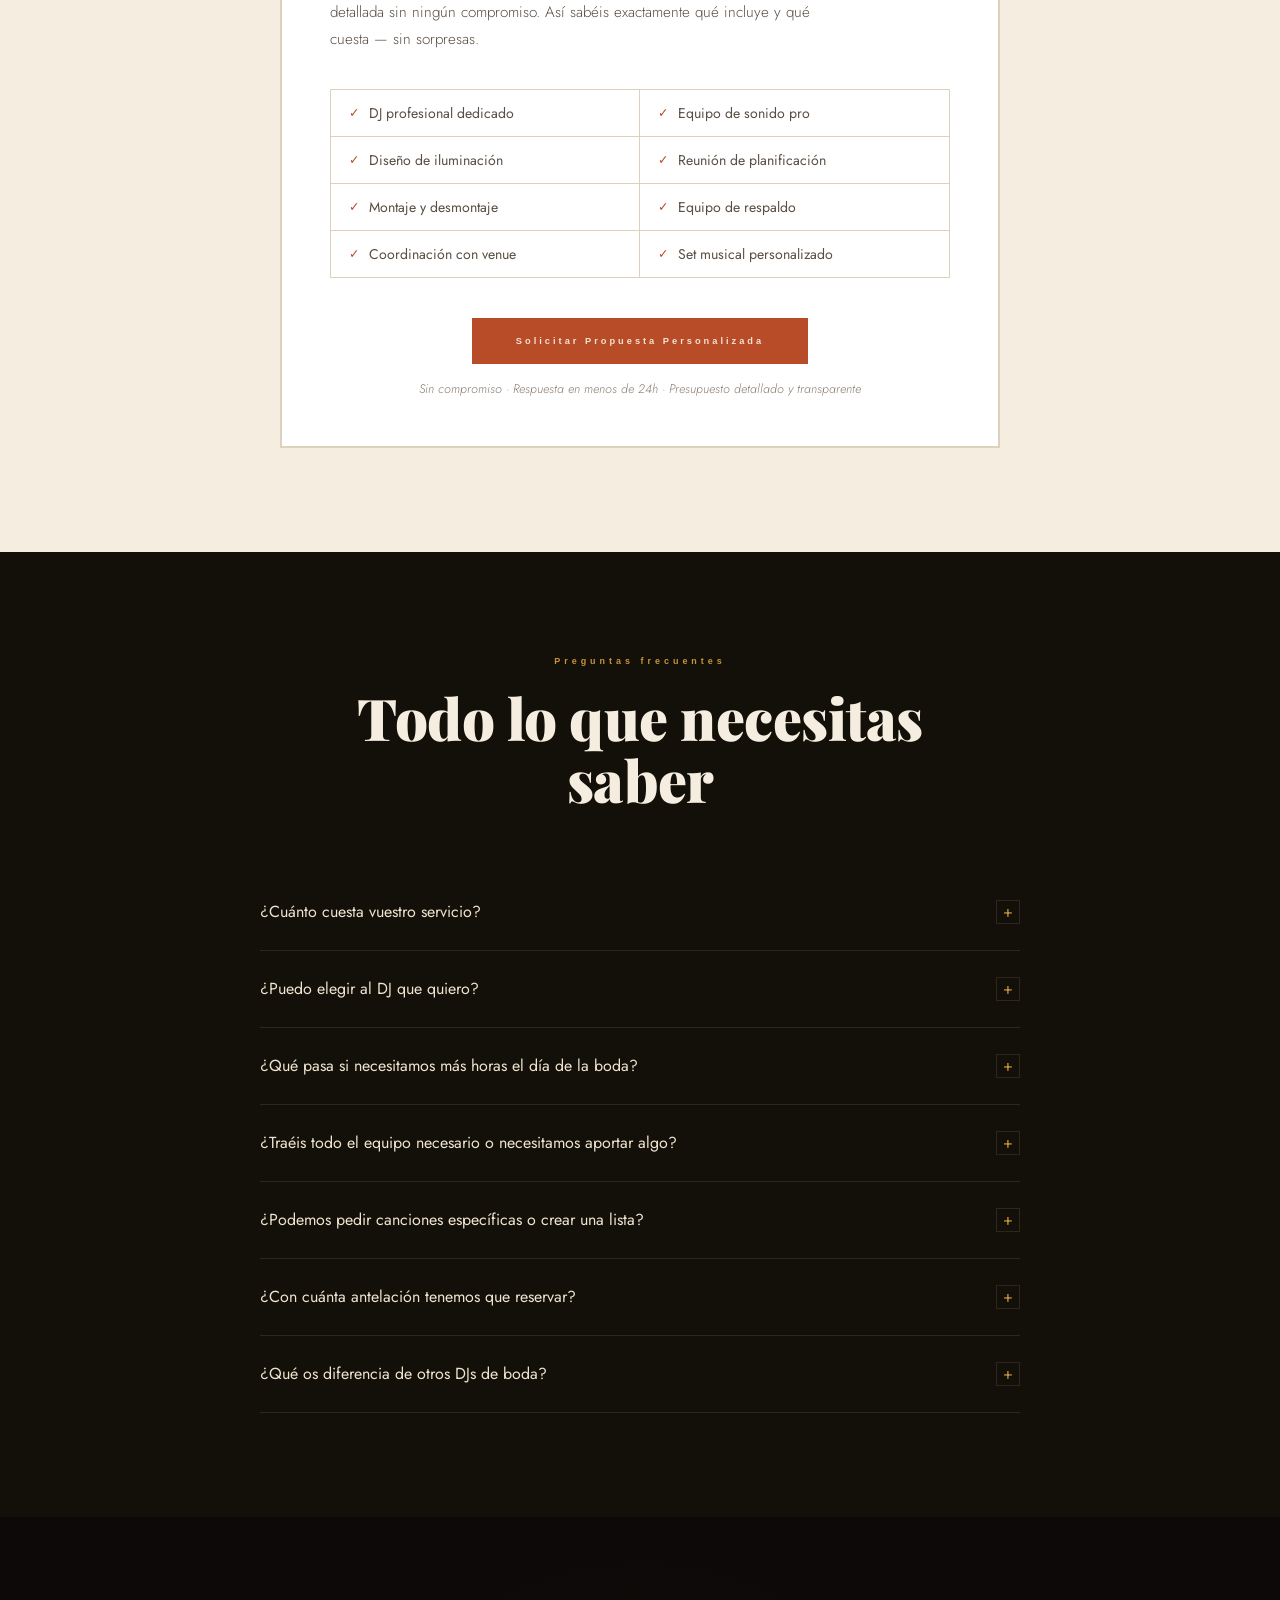
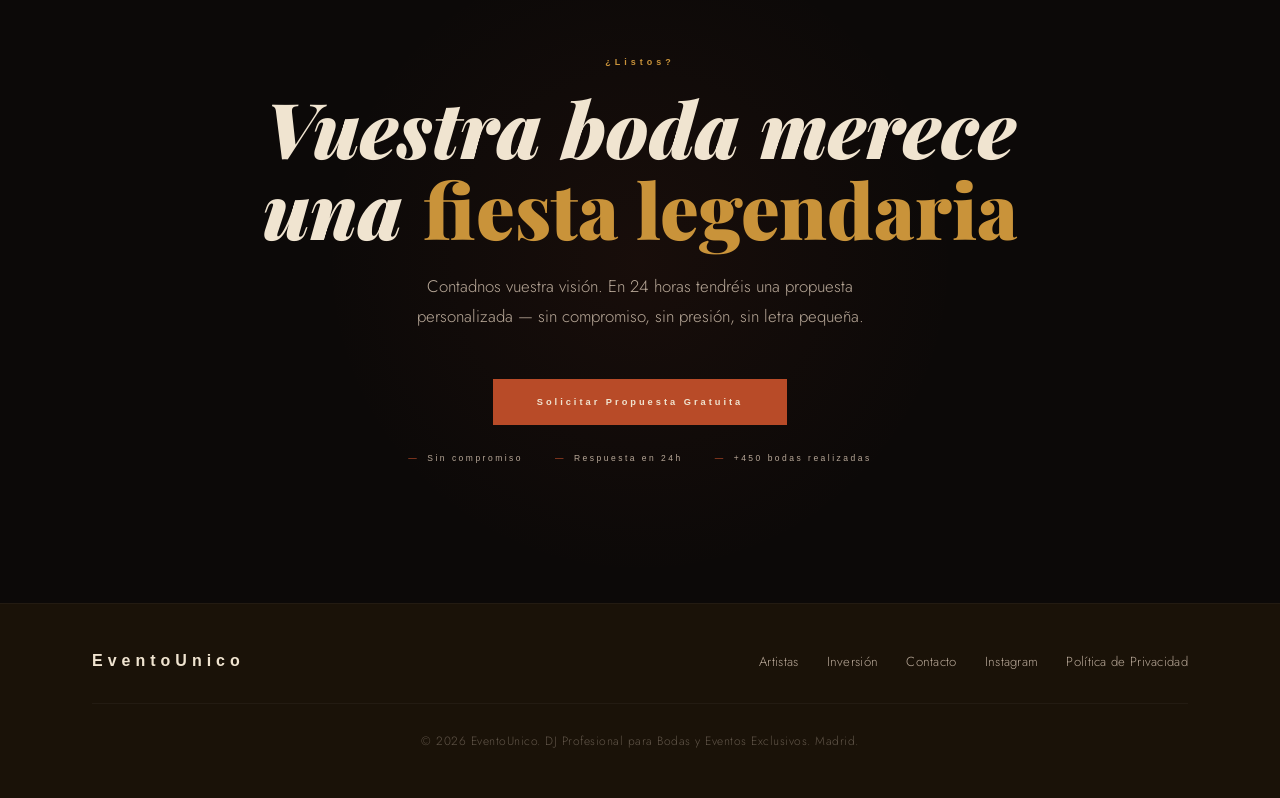
<file: wedding-dj-landing.html>
<!DOCTYPE html>
<html lang="es">
<head>
<meta charset="UTF-8">
<meta name="viewport" content="width=device-width, initial-scale=1.0">
<title>Tu Boda, Tu Fiesta Inolvidable — EventoUnico · DJ Profesional para Bodas</title>
<link rel="preconnect" href="https://fonts.googleapis.com">
<link href="https://fonts.googleapis.com/css2?family=Bodoni+Moda:ital,opsz,wght@0,6..96,400;0,6..96,700;0,6..96,900;1,6..96,400;1,6..96,700;1,6..96,900&family=Playfair+Display:ital,wght@0,400;0,600;0,700;0,800;1,400;1,600;1,700;1,800&family=Syncopate:wght@400;700&family=Jost:ital,wght@0,300;0,400;0,500;0,600;1,300;1,400&display=swap" rel="stylesheet">
<style>
/* ── TOKENS ── */
:root {
  --cream: #F5EDE0;
  --cream-deep: #EDE1CE;
  --parchment: #DDD0BC;
  --ink: #1A1208;
  --ink-muted: #5A4E42;
  --ink-faint: #8A7B6E;
  --black: #0C0908;
  --dark: #131009;
  --dark-card: #1C1712;
  --dark-border: #2C2520;
  --coal: #231D17;
  --terra: #B84B28;
  --terra-light: #D4694A;
  --gold: #C9933A;
  --gold-light: #DDB96A;
  --ivory: #F0E4D0;
  --ivory-muted: #B8A898;
  --serif: 'Bodoni Moda', Georgia, serif;       /* hero only */
  --serif2: 'Playfair Display', Georgia, serif; /* section headings */
  --label: 'Syncopate', sans-serif;
  --body: 'Jost', system-ui, sans-serif;
}
* { margin: 0; padding: 0; box-sizing: border-box; }
html { scroll-behavior: smooth; font-size: 16px; }
body {
  font-family: var(--body);
  background: var(--cream);
  color: var(--ink);
  overflow-x: hidden;
  -webkit-font-smoothing: antialiased;
  font-weight: 400;
}
body::after {
  content: '';
  position: fixed; inset: 0;
  pointer-events: none; z-index: 9999;
  opacity: 0.022;
  background-image: url("data:image/svg+xml,%3Csvg viewBox='0 0 512 512' xmlns='http://www.w3.org/2000/svg'%3E%3Cfilter id='g'%3E%3CfeTurbulence type='fractalNoise' baseFrequency='0.75' numOctaves='4' stitchTiles='stitch'/%3E%3C/filter%3E%3Crect width='100%25' height='100%25' filter='url(%23g)'/%3E%3C/svg%3E");
}

/* ── UTILS ── */
.container { max-width: 1160px; margin: 0 auto; padding: 0 32px; }
.sp { padding: 104px 0; }

/* ── ANNOUNCEMENT BAR ── */
.announce {
  background: var(--ink);
  padding: 10px 0;
  overflow: hidden;
}
.announce-track {
  display: flex;
  white-space: nowrap;
  animation: marquee-slow 50s linear infinite;
}
.announce-track .a-item {
  font-family: var(--label);
  font-size: 0.58rem;
  letter-spacing: 2.5px;
  padding: 0 20px;
  color: var(--ivory-muted);
  display: flex;
  align-items: center;
  gap: 6px;
}
.announce-track .a-item strong {
  color: var(--gold);
  font-weight: 700;
}
.announce-track .a-sep {
  color: rgba(184,168,152,0.25);
  font-size: 0.7rem;
  padding: 0 4px;
}
@keyframes marquee-slow {
  from { transform: translateX(0); }
  to   { transform: translateX(-50%); }
}

/* ── NAVIGATION ── */
.nav {
  position: fixed; top: 0; left: 0; right: 0;
  z-index: 200;
  padding: 24px 0;
  transition: all 0.5s cubic-bezier(0.16, 1, 0.3, 1);
}
.nav.scrolled {
  background: rgba(12,9,8,0.93);
  backdrop-filter: blur(24px) saturate(1.4);
  padding: 16px 0;
  border-bottom: 1px solid var(--dark-border);
}
.nav-inner {
  max-width: 1160px; margin: 0 auto; padding: 0 32px;
  display: flex; align-items: center; justify-content: space-between;
}
.nav-logo {
  font-family: var(--label);
  font-size: 1.05rem; font-weight: 700;
  color: var(--ivory); letter-spacing: 5px;
  text-decoration: none;
  display: flex; align-items: center; gap: 10px;
}
.nav-dot {
  width: 7px; height: 7px;
  background: var(--terra); border-radius: 50%;
  animation: pulse-dot 2.5s ease-in-out infinite;
}
@keyframes pulse-dot {
  0%, 100% { transform: scale(1); opacity: 1; }
  50% { transform: scale(1.5); opacity: 0.6; }
}
.nav-cta {
  font-family: var(--label);
  font-size: 0.58rem; font-weight: 700;
  letter-spacing: 2.5px;
  color: var(--ink); background: var(--gold);
  padding: 12px 24px;
  text-decoration: none;
  transition: background 0.3s ease;
}
.nav-cta:hover { background: var(--gold-light); }

/* ── HERO ── */
.hero {
  min-height: 100vh;
  background: var(--black);
  position: relative;
  display: flex; flex-direction: column;
  justify-content: center; align-items: center;
  text-align: center;
  overflow: hidden;
  padding: 120px 32px 80px;
}
.hero-bg {
  position: absolute;
  inset: 0;
  z-index: 0;
}
.hero-bg::after {
  content: '';
  position: absolute; inset: 0;
  background: linear-gradient(rgba(12,9,8,0.4), rgba(12,9,8,0.95));
  z-index: 1;
}
.bg-slide {
  position: absolute; inset: 0;
  background-size: cover; background-position: center;
  opacity: 0;
  animation: slideFade 24s infinite both;
  z-index: 0;
}
.bg-slide:nth-child(1) { animation-delay: 2s; }
.bg-slide:nth-child(2) { animation-delay: 10s; }
.bg-slide:nth-child(3) { animation-delay: 18s; }

@keyframes slideFade {
  0%   { opacity: 0; transform: scale(1); }
  6%   { opacity: 1; }
  25%  { opacity: 1; }
  35%  { opacity: 0; transform: scale(1.05); }
  100% { opacity: 0; transform: scale(1); }
}
.sound-rings {
  position: absolute; top: 50%; left: 50%;
  transform: translate(-50%, -50%);
  pointer-events: none;
}
.ring {
  position: absolute; top: 50%; left: 50%;
  transform: translate(-50%, -50%);
  border-radius: 50%;
  border: 1px solid var(--terra);
  opacity: 0;
  animation: ring-pulse 4.5s ease-out infinite;
}
.ring:nth-child(1) { width: 160px; height: 160px; animation-delay: 0s; }
.ring:nth-child(2) { width: 160px; height: 160px; animation-delay: 1.1s; border-color: var(--gold); }
.ring:nth-child(3) { width: 160px; height: 160px; animation-delay: 2.2s; }
.ring:nth-child(4) { width: 160px; height: 160px; animation-delay: 3.3s; border-color: var(--gold); }
@keyframes ring-pulse {
  0%   { transform: translate(-50%,-50%) scale(0.3); opacity: 0.5; }
  100% { transform: translate(-50%,-50%) scale(7);   opacity: 0; }
}
.hero-content { position: relative; z-index: 2; max-width: 980px; }
.hero-eyebrow {
  font-family: var(--label);
  font-size: 0.56rem; letter-spacing: 5px;
  color: var(--terra-light); margin-bottom: 36px;
  display: block; opacity: 0;
  animation: fadeUp 0.6s ease forwards 0.2s;
}
.hero-title {
  font-family: var(--serif);
  font-size: clamp(3rem, 7.5vw, 6.8rem);
  font-weight: 900; font-style: italic;
  color: var(--ivory);
  line-height: 1.0; letter-spacing: -2px;
  margin-bottom: 36px;
}
.hero-title .w {
  display: inline-block;
  opacity: 0; transform: translateY(44px);
  animation: word-in 0.75s cubic-bezier(0.16, 1, 0.3, 1) forwards;
}
.hero-title .w1 { animation-delay: 0.4s; }
.hero-title .w2 { animation-delay: 0.55s; }
.hero-title .w3 { animation-delay: 0.7s; }
.hero-title .w4 { animation-delay: 0.85s; color: var(--terra-light); }
.hero-title .w5 { animation-delay: 1.0s; }
.hero-title .w6 { animation-delay: 1.15s; color: var(--gold); }
@keyframes word-in {
  to { opacity: 1; transform: translateY(0); }
}
@keyframes fadeUp {
  from { opacity: 0; transform: translateY(20px); }
  to   { opacity: 1; transform: translateY(0); }
}
.hero-sub {
  font-size: 1.1rem; font-weight: 300;
  color: var(--ivory-muted);
  max-width: 560px; margin: 0 auto 48px;
  line-height: 1.75; opacity: 0;
  animation: fadeUp 0.7s ease forwards 1.5s;
}
.hero-btns {
  display: flex; gap: 16px;
  justify-content: center; flex-wrap: wrap;
  opacity: 0;
  animation: fadeUp 0.7s ease forwards 1.7s;
}
.btn-terra {
  background: var(--terra); color: var(--ivory);
  font-family: var(--label);
  font-size: 0.58rem; font-weight: 700;
  letter-spacing: 3px; padding: 18px 44px;
  border: none; text-decoration: none;
  display: inline-block;
  transition: background 0.3s ease, transform 0.3s ease;
  cursor: pointer;
}
.btn-terra:hover { background: var(--terra-light); transform: translateY(-2px); }
.btn-outline {
  background: transparent; color: var(--ivory-muted);
  font-family: var(--label);
  font-size: 0.58rem; letter-spacing: 3px;
  padding: 18px 44px;
  border: 1px solid var(--dark-border);
  text-decoration: none; display: inline-block;
  transition: all 0.3s ease;
}
.btn-outline:hover { border-color: var(--ivory-muted); color: var(--ivory); }
.hero-stats {
  display: flex; justify-content: center;
  margin-top: 72px;
  border-top: 1px solid var(--dark-border);
  padding-top: 40px;
  opacity: 0;
  animation: fadeUp 0.7s ease forwards 1.9s;
}
.hero-stat {
  flex: 1; max-width: 220px;
  text-align: center; padding: 0 32px;
  border-right: 1px solid var(--dark-border);
}
.hero-stat:last-child { border-right: none; }
.hero-stat-num {
  font-family: var(--label);
  font-size: 2rem; font-weight: 700;
  color: var(--gold); line-height: 1;
  letter-spacing: 1px;
}
.hero-stat-label {
  font-family: var(--label);
  font-size: 0.52rem; letter-spacing: 2.5px;
  color: var(--ivory-muted); margin-top: 8px;
}

/* ── MARQUEE DIVIDER ── */
.marquee-bar {
  background: var(--terra);
  padding: 14px 0; overflow: hidden;
}
.marquee-track {
  display: flex; white-space: nowrap;
  animation: marquee 28s linear infinite;
}
.marquee-track .m-item {
  font-family: var(--label);
  font-size: 0.56rem; font-weight: 700;
  letter-spacing: 3px;
  color: rgba(240,228,208,0.85);
  padding: 0 20px;
}
.marquee-track .m-sep {
  color: rgba(240,228,208,0.3);
  padding: 0 4px; font-size: 0.7rem;
}
@keyframes marquee {
  from { transform: translateX(0); }
  to   { transform: translateX(-50%); }
}

/* ── SHARED HEADINGS ── */
.eyebrow {
  font-family: var(--label);
  font-size: 0.56rem; font-weight: 700;
  letter-spacing: 4px; color: var(--terra);
  margin-bottom: 20px; display: block;
}
.eyebrow.gold { color: var(--gold); }
.eyebrow.dim  { color: var(--ink-faint); }
.h2 {
  font-family: var(--serif2);
  font-size: clamp(2.2rem, 4.5vw, 3.6rem);
  font-weight: 900; line-height: 1.08;
  letter-spacing: -0.5px;
}
.h2.ink   { color: var(--ink); }
.h2.cream { color: var(--cream); }
.h2 em    { font-style: italic; color: var(--terra-light); }
.h2.cream em { color: var(--gold-light); }
.lead {
  font-size: 1.05rem; font-weight: 300;
  line-height: 1.75; color: var(--ink-muted);
  margin-top: 20px; max-width: 620px;
}
.lead.light { color: var(--ivory-muted); }

/* ── PROBLEM ── */
.problem { background: var(--cream); }
.problem-grid {
  display: grid; grid-template-columns: repeat(3, 1fr);
  margin-top: 64px;
  border: 2px solid var(--parchment);
}
.problem-card {
  background: var(--cream);
  padding: 48px 36px;
  border-right: 2px solid var(--parchment);
  transition: background 0.3s ease;
}
.problem-card:last-child { border-right: none; }
.problem-card:hover { background: var(--cream-deep); }
.p-num {
  font-family: var(--serif2);
  font-size: 4.5rem; font-weight: 900;
  color: var(--parchment); line-height: 1;
  margin-bottom: 4px;
  transition: color 0.3s ease;
}
.problem-card:hover .p-num { color: rgba(184,75,40,0.12); }
.p-rule { width: 28px; height: 2px; background: var(--terra); margin-bottom: 20px; }
.problem-card h3 {
  font-family: var(--serif2);
  font-size: 1.45rem; font-weight: 700; font-style: italic;
  color: var(--ink); margin-bottom: 12px; line-height: 1.2;
}
.problem-card p {
  font-size: 0.92rem; font-weight: 300;
  line-height: 1.75; color: var(--ink-muted);
}

/* ── SOLUTION ── */
.solution { background: var(--dark); }
.sol-header {
  display: flex; align-items: flex-end;
  justify-content: space-between; gap: 48px;
  border-bottom: 1px solid var(--dark-border);
  padding-bottom: 64px; margin-bottom: 64px;
}
.sol-big {
  font-family: var(--serif2);
  font-size: clamp(2.8rem, 6vw, 5.5rem);
  font-weight: 900; font-style: italic;
  color: var(--ivory); line-height: 1.0; flex: 1;
}
.sol-big em { font-style: normal; color: var(--gold); }
.sol-sub {
  flex: 0 0 360px;
  font-size: 0.95rem; font-weight: 300;
  line-height: 1.75; color: var(--ivory-muted);
}
.sol-feats {
  display: grid; grid-template-columns: repeat(3, 1fr);
  border: 1px solid var(--dark-border);
}
.sol-feat {
  padding: 44px 36px;
  border-right: 1px solid var(--dark-border);
  transition: background 0.3s ease;
}
.sol-feat:last-child { border-right: none; }
.sol-feat:hover { background: var(--coal); }
.feat-n {
  font-family: var(--label);
  font-size: 0.56rem; font-weight: 700;
  letter-spacing: 3px; color: var(--terra);
  margin-bottom: 24px;
}
.sol-feat h3 {
  font-family: var(--serif2);
  font-size: 1.3rem; font-weight: 700; font-style: italic;
  color: var(--ivory); margin-bottom: 12px; line-height: 1.2;
}
.sol-feat p {
  font-size: 0.9rem; font-weight: 300;
  line-height: 1.75; color: var(--ivory-muted);
}

/* ── HOW IT WORKS ── */
.how { background: var(--cream); }
.steps {
  display: grid; grid-template-columns: repeat(3, 1fr);
  margin-top: 64px;
}
.step { padding-right: 48px; }
.step:last-child { padding-right: 0; }
.step-head { display: flex; align-items: center; gap: 16px; margin-bottom: 28px; }
.step-circle {
  width: 54px; height: 54px;
  border: 2px solid var(--terra);
  display: flex; align-items: center; justify-content: center;
  font-family: var(--serif2);
  font-size: 1.4rem; font-weight: 700; font-style: italic;
  color: var(--terra); flex-shrink: 0;
  background: var(--cream); position: relative; z-index: 1;
}
.step-line {
  flex: 1; height: 1px;
  background: linear-gradient(90deg, var(--terra), var(--parchment));
}
.step:last-child .step-line { display: none; }
.step h3 {
  font-family: var(--serif2);
  font-size: 1.4rem; font-weight: 700; font-style: italic;
  color: var(--ink); margin-bottom: 10px;
}
.step p {
  font-size: 0.9rem; font-weight: 300;
  line-height: 1.75; color: var(--ink-muted);
}

/* ── EXPERIENCE ── */
.experience { background: var(--black); }
.exp-grid {
  display: grid; grid-template-columns: 1fr 1fr;
  gap: 2px; margin-top: 64px;
  background: var(--dark-border);
}
.exp-card {
  background: var(--dark);
  padding: 44px;
  transition: background 0.3s ease;
}
.exp-card:hover { background: var(--coal); }
.exp-card.full {
  grid-column: 1 / -1;
  display: grid; grid-template-columns: 1fr 1fr;
  gap: 48px; align-items: start;
}
.exp-tag {
  font-family: var(--label);
  font-size: 0.52rem; font-weight: 700;
  letter-spacing: 3px; color: var(--gold);
  border: 1px solid rgba(201,147,58,0.3);
  padding: 5px 12px; display: inline-block;
  margin-bottom: 20px;
}
.exp-card h3 {
  font-family: var(--serif2);
  font-size: 1.4rem; font-weight: 700; font-style: italic;
  color: var(--ivory); margin-bottom: 12px; line-height: 1.2;
}
.exp-card p {
  font-size: 0.9rem; font-weight: 300;
  line-height: 1.75; color: var(--ivory-muted);
}
.exp-list { list-style: none; margin-top: 20px; }
.exp-list li {
  display: flex; align-items: flex-start; gap: 12px;
  padding: 10px 0; border-bottom: 1px solid var(--dark-border);
  font-size: 0.9rem; font-weight: 300; color: var(--ivory-muted);
}
.exp-list li:last-child { border-bottom: none; }
.ck { color: var(--gold); flex-shrink: 0; margin-top: 2px; font-size: 0.85rem; }

/* ── TESTIMONIALS ── */
.testimonials { background: var(--cream); }
.test-grid {
  display: grid; grid-template-columns: repeat(3, 1fr);
  gap: 28px; margin-top: 64px;
}
.test-card {
  padding: 40px;
  border: 1px solid var(--parchment);
  background: white;
  transition: transform 0.3s ease, box-shadow 0.3s ease;
}
.test-card:hover {
  transform: translateY(-4px);
  box-shadow: 0 14px 40px rgba(26,18,8,0.09);
}
.test-qm {
  font-family: var(--serif2);
  font-size: 3.5rem; font-weight: 900; font-style: italic;
  color: var(--terra); line-height: 0.8;
  margin-bottom: 20px; opacity: 0.25; display: block;
}
.test-stars {
  color: var(--gold); font-size: 0.75rem;
  letter-spacing: 3px; margin-bottom: 14px; display: block;
}
.test-text {
  font-size: 0.95rem; font-weight: 300;
  line-height: 1.75; color: var(--ink-muted);
  font-style: italic; margin-bottom: 28px;
}
.test-author {
  display: flex; align-items: center; gap: 14px;
  border-top: 1px solid var(--parchment); padding-top: 20px;
}
.test-av {
  width: 42px; height: 42px; background: var(--dark);
  display: flex; align-items: center; justify-content: center;
  font-family: var(--serif2); font-style: italic; font-weight: 700;
  color: var(--gold); font-size: 0.8rem; flex-shrink: 0;
}
.test-name { font-weight: 600; font-size: 0.9rem; color: var(--ink); }
.test-detail { font-size: 0.78rem; color: var(--ink-faint); margin-top: 2px; font-weight: 300; }

/* ── ARTISTS ── */
.artists { background: var(--dark); }
.artists-grid {
  display: grid; grid-template-columns: repeat(3, 1fr);
  gap: 20px; margin-top: 64px;
}
.artist-card {
  aspect-ratio: 2/3;
  position: relative; overflow: hidden;
  background: var(--dark-card);
  border: 1px solid var(--dark-border);
  cursor: pointer;
  transition: transform 0.45s cubic-bezier(0.16, 1, 0.3, 1), border-color 0.3s ease;
}
.artist-card:hover { transform: translateY(-6px); border-color: var(--gold); }
.artist-bg {
  position: absolute; inset: 0;
  display: flex; align-items: center; justify-content: center; overflow: hidden;
}
.artist-bg-txt {
  font-family: var(--serif);
  font-size: 9rem; font-weight: 900; font-style: italic;
  opacity: 0.04; color: var(--ivory);
  transition: transform 0.5s ease, opacity 0.5s ease;
  user-select: none;
}
.artist-card:hover .artist-bg-txt { transform: scale(1.1); opacity: 0.07; }
.artist-fade {
  position: absolute; bottom: 0; left: 0; right: 0;
  height: 70%;
  background: linear-gradient(transparent, var(--dark-card) 80%);
}
.artist-info {
  position: absolute; bottom: 0; left: 0; right: 0;
  padding: 28px; z-index: 2;
}
.artist-genre {
  font-family: var(--label);
  font-size: 0.5rem; letter-spacing: 3px;
  color: var(--gold); margin-bottom: 8px;
}
.artist-name {
  font-family: var(--serif2);
  font-size: 1.6rem; font-weight: 700; font-style: italic;
  color: var(--ivory); margin-bottom: 6px; line-height: 1.1;
}
.artist-desc {
  font-size: 0.82rem; font-weight: 300;
  color: var(--ivory-muted); line-height: 1.5;
}
.artists-more { text-align: center; margin-top: 48px; }
.link-underline {
  font-family: var(--label);
  font-size: 0.56rem; letter-spacing: 3px;
  color: var(--ivory-muted); text-decoration: none;
  border-bottom: 1px solid var(--dark-border);
  padding-bottom: 3px;
  transition: color 0.3s ease, border-color 0.3s ease;
}
.link-underline:hover { color: var(--gold); border-bottom-color: var(--gold); }

/* ── PRICING ── */
.pricing { background: var(--cream); }
.pricing-block {
  max-width: 720px; margin: 64px auto 0;
  border: 2px solid var(--parchment);
  background: white;
}
.pricing-top {
  background: var(--ink); padding: 22px 48px;
  display: flex; justify-content: space-between; align-items: center;
}
.pricing-top-label {
  font-family: var(--label);
  font-size: 0.56rem; letter-spacing: 3.5px; color: var(--ivory-muted);
}
.pricing-badge {
  font-family: var(--label);
  font-size: 0.52rem; letter-spacing: 2px;
  color: var(--gold); border: 1px solid rgba(201,147,58,0.35); padding: 4px 12px;
}
.pricing-body { padding: 48px; }
.pricing-hl {
  font-family: var(--serif2);
  font-size: 2.2rem; font-weight: 900; font-style: italic;
  color: var(--ink); margin-bottom: 14px; line-height: 1.1;
}
.pricing-desc {
  font-size: 0.95rem; font-weight: 300;
  line-height: 1.75; color: var(--ink-muted);
  max-width: 500px; margin-bottom: 36px;
}
.pricing-list {
  display: grid; grid-template-columns: 1fr 1fr;
  border: 1px solid var(--parchment); margin-bottom: 40px;
}
.p-item {
  display: flex; align-items: center; gap: 10px;
  padding: 13px 18px;
  border-bottom: 1px solid var(--parchment);
  border-right: 1px solid var(--parchment);
  font-size: 0.88rem; font-weight: 400; color: var(--ink-muted);
}
.p-item:nth-child(even)  { border-right: none; }
.p-item:nth-last-child(-n+2) { border-bottom: none; }
.p-ck { color: var(--terra); font-weight: 700; font-size: 0.78rem; }
.pricing-note {
  font-size: 0.78rem; color: var(--ink-faint);
  font-weight: 300; margin-top: 16px;
  text-align: center; font-style: italic;
}

/* ── FAQ ── */
.faq { background: var(--dark); }
.faq-list { max-width: 760px; margin: 64px auto 0; }
.faq-item { border-bottom: 1px solid var(--dark-border); }
.faq-q {
  width: 100%; background: none; border: none;
  padding: 26px 0;
  display: flex; align-items: center; justify-content: space-between;
  cursor: pointer; font-family: var(--body);
  font-size: 1rem; font-weight: 400;
  color: var(--ivory); text-align: left;
  transition: color 0.3s ease; gap: 24px;
}
.faq-q:hover { color: var(--gold); }
.faq-icon {
  flex-shrink: 0; width: 24px; height: 24px;
  border: 1px solid var(--dark-border);
  display: flex; align-items: center; justify-content: center;
  color: var(--gold); font-size: 1rem; line-height: 1;
  transition: transform 0.3s ease, border-color 0.3s ease;
}
.faq-item.open .faq-icon { transform: rotate(45deg); border-color: var(--gold); }
.faq-a {
  max-height: 0; overflow: hidden;
  transition: max-height 0.45s cubic-bezier(0.16, 1, 0.3, 1);
}
.faq-item.open .faq-a { max-height: 400px; }
.faq-a-inner {
  padding: 0 0 28px;
  font-size: 0.92rem; font-weight: 300;
  line-height: 1.75; color: var(--ivory-muted);
}

/* ── FINAL CTA ── */
.final-cta {
  background: var(--black);
  padding: 140px 0;
  position: relative; overflow: hidden;
  text-align: center;
}
.final-cta::before {
  content: '';
  position: absolute; top: 50%; left: 50%;
  transform: translate(-50%, -50%);
  width: 640px; height: 640px;
  background: radial-gradient(circle, rgba(184,75,40,0.07) 0%, transparent 70%);
  pointer-events: none;
}
.final-cta-content { position: relative; z-index: 2; }
.final-cta h2 {
  font-family: var(--serif2);
  font-size: clamp(2.8rem, 6vw, 5.2rem);
  font-weight: 900; font-style: italic;
  color: var(--ivory); line-height: 1.05; margin-bottom: 24px;
}
.final-cta h2 em { font-style: normal; color: var(--gold); }
.final-cta p {
  font-size: 1.05rem; font-weight: 300;
  color: var(--ivory-muted);
  max-width: 480px; margin: 0 auto 48px; line-height: 1.75;
}
.trust-row {
  display: flex; justify-content: center; align-items: center;
  gap: 32px; margin-top: 28px; flex-wrap: wrap;
}
.trust-item {
  font-family: var(--label);
  font-size: 0.53rem; letter-spacing: 2.5px;
  color: var(--ivory-muted);
  display: flex; align-items: center; gap: 8px;
}
.trust-item::before { content: '—'; color: var(--terra); }

/* ── FOOTER ── */
.footer {
  background: var(--ink); padding: 48px 0;
  border-top: 1px solid rgba(255,255,255,0.04);
}
.footer-inner {
  display: flex; justify-content: space-between;
  align-items: center; flex-wrap: wrap; gap: 24px;
}
.footer-logo {
  font-family: var(--label);
  font-size: 1rem; font-weight: 700;
  letter-spacing: 5px; color: var(--ivory);
}
.footer-links { display: flex; gap: 28px; flex-wrap: wrap; }
.footer-links a {
  font-size: 0.82rem; font-weight: 300;
  color: var(--ivory-muted); text-decoration: none;
  letter-spacing: 0.3px; transition: color 0.3s;
}
.footer-links a:hover { color: var(--ivory); }
.footer-copy {
  width: 100%; text-align: center;
  font-size: 0.75rem; font-weight: 300;
  color: rgba(184,168,152,0.45); margin-top: 32px;
  padding-top: 28px;
  border-top: 1px solid rgba(255,255,255,0.04);
  letter-spacing: 0.5px;
}

/* ── STICKY MOBILE ── */
.sticky-mobile {
  display: none;
  position: fixed; bottom: 0; left: 0; right: 0;
  background: rgba(12,9,8,0.96);
  backdrop-filter: blur(20px);
  border-top: 1px solid var(--dark-border);
  padding: 12px 16px; z-index: 200;
}
.sticky-mobile a {
  display: block; background: var(--terra);
  color: var(--ivory); text-align: center;
  padding: 15px; font-family: var(--label);
  font-size: 0.58rem; font-weight: 700;
  letter-spacing: 3px; text-decoration: none;
}
.sticky-sub {
  text-align: center; font-size: 0.7rem;
  font-weight: 300; color: var(--ivory-muted); margin-top: 6px;
}

/* ── REVEAL ── */
.reveal {
  opacity: 0; transform: translateY(28px);
  transition: opacity 0.75s cubic-bezier(0.16, 1, 0.3, 1),
              transform 0.75s cubic-bezier(0.16, 1, 0.3, 1);
}
.reveal.visible { opacity: 1; transform: translateY(0); }

/* ── RESPONSIVE ── */
@media (max-width: 900px) {
  .sol-header { flex-direction: column; }
  .sol-sub { flex: auto; }
  .sol-feats { grid-template-columns: 1fr; }
  .sol-feat { border-right: none; border-bottom: 1px solid var(--dark-border); }
  .problem-grid { grid-template-columns: 1fr; }
  .problem-card { border-right: none; border-bottom: 2px solid var(--parchment); }
  .steps { grid-template-columns: 1fr; gap: 44px; }
  .step { padding-right: 0; }
  .step-line { display: none; }
  .exp-grid { grid-template-columns: 1fr; }
  .exp-card.full { grid-column: auto; grid-template-columns: 1fr; }
  .test-grid { grid-template-columns: 1fr; }
  .artists-grid { grid-template-columns: 1fr; }
  .pricing-list { grid-template-columns: 1fr; }
  .p-item { border-right: none !important; }
  .p-item:nth-last-child(-n+2) { border-bottom: 1px solid var(--parchment) !important; }
  .p-item:last-child { border-bottom: none !important; }
  .sticky-mobile { display: block; }
  body { padding-bottom: 70px; }
  .hero-stats { flex-wrap: wrap; }
  .footer-inner { flex-direction: column; text-align: center; }
  .footer-links { justify-content: center; }
}
@media (max-width: 600px) {
  .sp { padding: 80px 0; }
  .container { padding: 0 20px; }
  .hero-stats { border-top: none; padding-top: 32px; }
  .hero-stat { border-right: none; border-bottom: 1px solid var(--dark-border); max-width: none; }
  .hero-stat:last-child { border-bottom: none; }
  .pricing-body { padding: 32px 24px; }
  .pricing-top { padding: 18px 24px; }
}
</style>
</head>
<body>

<!-- ANNOUNCEMENT BAR -->
<div class="announce">
  <div class="announce-track" id="announceTrack">
    <!-- built by JS with textContent only -->
  </div>
</div>

<!-- NAV -->
<nav class="nav" id="nav">
  <div class="nav-inner">
    <a href="#" class="nav-logo">
      <div class="nav-dot"></div>
      EventoUnico
    </a>
    <a href="#contacto" class="nav-cta">Solicitar Presupuesto</a>
  </div>
</nav>

<!-- HERO -->
<section class="hero">
  <div class="hero-bg">
    <div class="bg-slide" style="background-image: url('assets/img/dj_wedding_bw_1774218129142.png');"></div>
    <div class="bg-slide" style="background-image: url('assets/img/party_crowd_bw_1774218155362.png');"></div>
    <div class="bg-slide" style="background-image: url('assets/img/bride_groom_bw_1774218142327.png');"></div>
  </div>
  <div class="sound-rings">
    <div class="ring"></div>
    <div class="ring"></div>
    <div class="ring"></div>
    <div class="ring"></div>
  </div>
  <div class="hero-content">
    <span class="hero-eyebrow">Bodas &amp; Eventos Exclusivos &nbsp;·&nbsp; Madrid</span>
    <h1 class="hero-title">
      <span class="w w1">La&nbsp;</span><span class="w w2">fiesta&nbsp;</span><span class="w w3">que&nbsp;</span><span class="w w4">tus invitados&nbsp;</span><span class="w w5">no van a&nbsp;</span><span class="w w6">olvidar</span>
    </h1>
    <p class="hero-sub">DJs profesionales de los mejores clubs de Madrid. Nos encargamos de todo para que tu boda sea la celebración que siempre imaginaste — y tu única misión sea disfrutarla.</p>
    <div class="hero-btns">
      <a href="#contacto" class="btn-terra">Quiero Mi Presupuesto</a>
      <a href="#como-funciona" class="btn-outline">Cómo Funciona</a>
    </div>
    <div class="hero-stats">
      <div class="hero-stat">
        <div class="hero-stat-num">+450</div>
        <div class="hero-stat-label">Bodas realizadas</div>
      </div>
      <div class="hero-stat">
        <div class="hero-stat-num">100%</div>
        <div class="hero-stat-label">Pistas llenas</div>
      </div>
      <div class="hero-stat">
        <div class="hero-stat-num">4.9 <span style="font-size:1rem;vertical-align:middle;">★</span></div>
        <div class="hero-stat-label">Valoración media</div>
      </div>
    </div>
  </div>
</section>

<!-- MARQUEE DIVIDER -->
<div class="marquee-bar">
  <div class="marquee-track" id="marqueeTrack"></div>
</div>

<!-- PROBLEM -->
<section class="problem sp">
  <div class="container">
    <div class="reveal">
      <span class="eyebrow">El problema</span>
      <h2 class="h2 ink">Contratar al DJ equivocado es la forma más rápida de <em>arruinar tu boda</em></h2>
      <p class="lead">Llevas meses planeando cada detalle. Pero si la fiesta no funciona, nada más importa. Estos son los escenarios que quieres evitar a toda costa.</p>
    </div>
    <div class="problem-grid">
      <div class="problem-card reveal">
        <div class="p-num">01</div>
        <div class="p-rule"></div>
        <h3>La pista vacía</h3>
        <p>El DJ pone un hilo de Spotify genérico. Tu tía baila sola. Tus amigos se van al bar. El momento mágico que imaginaste nunca llega — y no hay segunda oportunidad.</p>
      </div>
      <div class="problem-card reveal">
        <div class="p-num">02</div>
        <div class="p-rule"></div>
        <h3>El DJ "animador" incómodo</h3>
        <p>Anuncia cada canción, hace chistes malos, interrumpe la energía. Tu boda se convierte en un karaoke de pueblo en lugar de la celebración elegante que mereces.</p>
      </div>
      <div class="problem-card reveal">
        <div class="p-num">03</div>
        <div class="p-rule"></div>
        <h3>El desastre técnico</h3>
        <p>Equipos que fallan, volumen inadecuado para el espacio, sin plan B. Un amateur con altavoces no es lo mismo que un profesional con experiencia en clubs.</p>
      </div>
    </div>
  </div>
</section>

<!-- SOLUTION -->
<section class="solution sp">
  <div class="container">
    <div class="sol-header reveal">
      <h2 class="sol-big">DJs de <em>club</em>.<br>Experiencia de boda.</h2>
      <p class="sol-sub">Nuestros artistas han llenado pistas en Pacha, Kapital y los mejores locales de Madrid. Ahora llevan esa misma energía a tu celebración — adaptada al momento, al espacio y a vuestra historia.</p>
    </div>
    <div class="sol-feats">
      <div class="sol-feat reveal">
        <div class="feat-n">— 01</div>
        <h3>Lectura de sala profesional</h3>
        <p>No seguimos una playlist. Leemos la energía del momento: cuándo subir, cuándo crear intimidad, cuándo soltar el momento que pone a todo el mundo de pie.</p>
      </div>
      <div class="sol-feat reveal">
        <div class="feat-n">— 02</div>
        <h3>Producción técnica integral</h3>
        <p>Sonido profesional dimensionado para tu espacio, iluminación ambiental que transforma el lugar, y equipo de respaldo. Cero improvisación técnica.</p>
      </div>
      <div class="sol-feat reveal">
        <div class="feat-n">— 03</div>
        <h3>Dirección musical personalizada</h3>
        <p>Reunión previa, momentos clave planificados al detalle, y la flexibilidad de un DJ profesional que sabe cuándo romper el guion.</p>
      </div>
    </div>
  </div>
</section>

<!-- HOW IT WORKS -->
<section class="how sp" id="como-funciona">
  <div class="container">
    <div class="reveal" style="text-align:center; max-width:600px; margin:0 auto;">
      <span class="eyebrow dim">Cómo funciona</span>
      <h2 class="h2 ink">De la idea a la <em>pista llena</em><br>en tres pasos</h2>
    </div>
    <div class="steps">
      <div class="step reveal">
        <div class="step-head">
          <div class="step-circle">1</div>
          <div class="step-line"></div>
        </div>
        <h3>Cuéntanos tu visión</h3>
        <p>En una llamada de 20 minutos entendemos vuestra boda: estilo, espacio, momentos especiales y la energía que queréis crear.</p>
      </div>
      <div class="step reveal">
        <div class="step-head">
          <div class="step-circle">2</div>
          <div class="step-line"></div>
        </div>
        <h3>Diseñamos tu experiencia</h3>
        <p>Proponemos el DJ ideal, el equipo técnico necesario y un plan musical personalizado. Tú decides, nosotros ejecutamos.</p>
      </div>
      <div class="step reveal">
        <div class="step-head">
          <div class="step-circle">3</div>
        </div>
        <h3>Disfrutad. De todo.</h3>
        <p>El día de la boda, nuestro equipo monta, gestiona y desmonta todo. Vosotros solo tenéis que bailar.</p>
      </div>
    </div>
  </div>
</section>

<!-- IMAGE BREAK -->
<section class="image-break" style="height: 55vh; background: url('assets/img/bride_groom_bw_1774218142327.png') center 30%/cover no-repeat; background-attachment: fixed; position: relative;">
  <div style="position:absolute; inset:0; background:rgba(12,9,8,0.25);"></div>
</section>

<!-- EXPERIENCE -->
<section class="experience sp">
  <div class="container">
    <div class="reveal">
      <span class="eyebrow gold">La experiencia completa</span>
      <h2 class="h2 cream">Todo lo que incluye tu<br>celebración con nosotros</h2>
    </div>
    <div class="exp-grid">
      <div class="exp-card full reveal">
        <div>
          <div class="exp-tag">Estrella</div>
          <h3>DJ profesional dedicado</h3>
          <p>No enviamos "al que esté libre". Asignamos al artista que mejor encaja con vuestra visión, vuestro espacio y vuestro estilo musical. Con reunión previa y planificación personalizada.</p>
        </div>
        <ul class="exp-list">
          <li><span class="ck">✓</span> Reunión de planificación previa</li>
          <li><span class="ck">✓</span> Set personalizado según vuestros gustos</li>
          <li><span class="ck">✓</span> Gestión de momentos clave (primer baile, corte de tarta…)</li>
          <li><span class="ck">✓</span> Flexibilidad total en directo</li>
          <li><span class="ck">✓</span> Coordinación con el wedding planner</li>
        </ul>
      </div>
      <div class="exp-card reveal">
        <div class="exp-tag">Sonido</div>
        <h3>Equipo de sonido profesional</h3>
        <p>Sistema dimensionado para tu espacio. Ni poco volumen que se pierde, ni tanto que no puedas hablar. Calidad de club adaptada a tu celebración.</p>
      </div>
      <div class="exp-card reveal">
        <div class="exp-tag">Iluminación</div>
        <h3>Diseño de iluminación</h3>
        <p>Luces que transforman el espacio: ambiental para la cena, dinámica para la fiesta, spotlight para los momentos especiales.</p>
      </div>
      <div class="exp-card reveal">
        <div class="exp-tag">Logística</div>
        <h3>Montaje y desmontaje completo</h3>
        <p>Llegamos antes, montamos todo, hacemos pruebas de sonido y al terminar recogemos sin que nadie tenga que preocuparse.</p>
      </div>
      <div class="exp-card reveal">
        <div class="exp-tag">Tranquilidad</div>
        <h3>Equipo de respaldo</h3>
        <p>Siempre llevamos equipos duplicados. Si algo falla, el cambio es inmediato. La música no para bajo ninguna circunstancia.</p>
      </div>
    </div>
  </div>
</section>

<!-- TESTIMONIALS -->
<section class="testimonials sp">
  <div class="container">
    <div class="reveal" style="text-align:center; max-width:580px; margin:0 auto;">
      <span class="eyebrow">Lo que dicen nuestras parejas</span>
      <h2 class="h2 ink">Bodas reales. Pistas llenas.<br><em>Recuerdos para siempre.</em></h2>
    </div>
    <div class="test-grid">
      <div class="test-card reveal">
        <span class="test-qm">"</span>
        <span class="test-stars">★★★★★</span>
        <p class="test-text">"Nuestros invitados no pararon de bailar desde las 12 hasta las 5 de la mañana. Tres meses después nos siguen diciendo que fue la mejor fiesta en la que han estado."</p>
        <div class="test-author">
          <div class="test-av">M&amp;J</div>
          <div>
            <div class="test-name">Marta &amp; Javier</div>
            <div class="test-detail">Boda en Finca El Olivar · Sep 2025</div>
          </div>
        </div>
      </div>
      <div class="test-card reveal">
        <span class="test-qm">"</span>
        <span class="test-stars">★★★★★</span>
        <p class="test-text">"La diferencia entre un DJ de boda normal y estos chicos es abismal. Supieron leer perfectamente cada momento: la cena, el primer baile, la fiesta… Todo fluyó de forma natural."</p>
        <div class="test-author">
          <div class="test-av">L&amp;P</div>
          <div>
            <div class="test-name">Laura &amp; Pablo</div>
            <div class="test-detail">Boda en Cigarral de las Mercedes · Jun 2025</div>
          </div>
        </div>
      </div>
      <div class="test-card reveal">
        <span class="test-qm">"</span>
        <span class="test-stars">★★★★★</span>
        <p class="test-text">"Nos preocupaba mucho la música porque somos muy exigentes. La reunión previa nos dio total confianza, y el resultado superó todas nuestras expectativas. Inversión 100% justificada."</p>
        <div class="test-author">
          <div class="test-av">A&amp;D</div>
          <div>
            <div class="test-name">Ana &amp; Daniel</div>
            <div class="test-detail">Boda en Real Jardín Botánico · Oct 2025</div>
          </div>
        </div>
      </div>
    </div>
  </div>
</section>

<!-- ARTISTS -->
<section class="artists sp">
  <div class="container">
    <div class="reveal" style="text-align:center; max-width:580px; margin:0 auto;">
      <span class="eyebrow gold">Nuestros artistas</span>
      <h2 class="h2 cream">Cada DJ, una experiencia<br>única para tu celebración</h2>
      <p class="lead light" style="text-align:center; margin: 20px auto 0;">No somos una agencia de DJs anónimos. Son artistas con identidad propia, residentes y headliners de los mejores clubs de Madrid.</p>
    </div>
    <div class="artists-grid">
      <div class="artist-card reveal" style="background: url('assets/img/party_crowd_bw_1774218155362.png') center/cover;">
        <div class="artist-bg"><span class="artist-bg-txt">01</span></div>
        <div class="artist-fade"></div>
        <div class="artist-info">
          <div class="artist-genre">House · Disco · Funk</div>
          <div class="artist-name">DJ Artista 1</div>
          <div class="artist-desc">Residente en Kapital. Especialista en crear atmósferas que evolucionan con la noche.</div>
        </div>
      </div>
      <div class="artist-card reveal" style="background: url('assets/img/dj_wedding_bw_1774218129142.png') top center/cover;">
        <div class="artist-bg"><span class="artist-bg-txt">02</span></div>
        <div class="artist-fade"></div>
        <div class="artist-info">
          <div class="artist-genre">Pop · RnB · Reggaetón</div>
          <div class="artist-name">DJ Artista 2</div>
          <div class="artist-desc">15 años de experiencia en bodas premium. Maestro en la transición cena → fiesta.</div>
        </div>
      </div>
      <div class="artist-card reveal" style="background: url('assets/img/bride_groom_bw_1774218142327.png') center/cover;">
        <div class="artist-bg"><span class="artist-bg-txt">03</span></div>
        <div class="artist-fade"></div>
        <div class="artist-info">
          <div class="artist-genre">Electrónica · Indie · Hits</div>
          <div class="artist-name">DJ Artista 3</div>
          <div class="artist-desc">Referencia en Pacha Madrid. Sets eclécticos que cruzan géneros sin perder la pista.</div>
        </div>
      </div>
    </div>
    <div class="artists-more reveal">
      <a href="/artistas" class="link-underline">VER TODOS LOS ARTISTAS →</a>
    </div>
  </div>
</section>

<!-- PRICING -->
<section class="pricing sp" id="precio">
  <div class="container">
    <div class="reveal" style="text-align:center; max-width:580px; margin:0 auto;">
      <span class="eyebrow dim">Inversión</span>
      <h2 class="h2 ink">Un presupuesto a medida<br>de <em>vuestra celebración</em></h2>
      <p class="lead" style="text-align:center; margin: 20px auto 0;">Cada boda es diferente: el espacio, las horas, los momentos que queréis crear. Por eso no ofrecemos paquetes cerrados, sino una propuesta personalizada.</p>
    </div>
    <div class="pricing-block reveal">
      <div class="pricing-top">
        <span class="pricing-top-label">Propuesta personalizada</span>
        <span class="pricing-badge">Sin compromiso</span>
      </div>
      <div class="pricing-body">
        <div class="pricing-hl">Todo empieza con una conversación</div>
        <p class="pricing-desc">En 20 minutos entendemos vuestra visión y os preparamos una propuesta detallada sin ningún compromiso. Así sabéis exactamente qué incluye y qué cuesta — sin sorpresas.</p>
        <div class="pricing-list">
          <div class="p-item"><span class="p-ck">✓</span> DJ profesional dedicado</div>
          <div class="p-item"><span class="p-ck">✓</span> Equipo de sonido pro</div>
          <div class="p-item"><span class="p-ck">✓</span> Diseño de iluminación</div>
          <div class="p-item"><span class="p-ck">✓</span> Reunión de planificación</div>
          <div class="p-item"><span class="p-ck">✓</span> Montaje y desmontaje</div>
          <div class="p-item"><span class="p-ck">✓</span> Equipo de respaldo</div>
          <div class="p-item"><span class="p-ck">✓</span> Coordinación con venue</div>
          <div class="p-item"><span class="p-ck">✓</span> Set musical personalizado</div>
        </div>
        <div style="text-align:center;">
          <a href="#contacto" class="btn-terra">Solicitar Propuesta Personalizada</a>
        </div>
        <p class="pricing-note">Sin compromiso · Respuesta en menos de 24h · Presupuesto detallado y transparente</p>
      </div>
    </div>
  </div>
</section>

<!-- FAQ -->
<section class="faq sp">
  <div class="container">
    <div class="reveal" style="text-align:center; max-width:580px; margin:0 auto;">
      <span class="eyebrow gold">Preguntas frecuentes</span>
      <h2 class="h2 cream">Todo lo que necesitas saber</h2>
    </div>
    <div class="faq-list">
      <div class="faq-item reveal">
        <button class="faq-q" onclick="toggleFaq(this)">¿Cuánto cuesta vuestro servicio?<span class="faq-icon">+</span></button>
        <div class="faq-a"><div class="faq-a-inner">Cada propuesta es personalizada según las horas de servicio, el equipo técnico necesario para el espacio y el artista seleccionado. Tras una breve llamada, os enviamos un presupuesto detallado y transparente con todo desglosado. Sin letras pequeñas ni costes ocultos.</div></div>
      </div>
      <div class="faq-item reveal">
        <button class="faq-q" onclick="toggleFaq(this)">¿Puedo elegir al DJ que quiero?<span class="faq-icon">+</span></button>
        <div class="faq-a"><div class="faq-a-inner">Absolutamente. Tras la reunión inicial, os recomendamos el artista que mejor encaja con vuestro estilo. Podéis ver el perfil de cada uno, escuchar sus sesiones y confirmar vuestra elección antes de reservar.</div></div>
      </div>
      <div class="faq-item reveal">
        <button class="faq-q" onclick="toggleFaq(this)">¿Qué pasa si necesitamos más horas el día de la boda?<span class="faq-icon">+</span></button>
        <div class="faq-a"><div class="faq-a-inner">Si la fiesta pide más, seguimos. Os indicamos de antemano el coste por hora extra para que no haya sorpresas. Nuestros DJs están preparados para adaptar la duración — porque cuando la pista está llena, lo último que queréis es que pare la música.</div></div>
      </div>
      <div class="faq-item reveal">
        <button class="faq-q" onclick="toggleFaq(this)">¿Traéis todo el equipo necesario o necesitamos aportar algo?<span class="faq-icon">+</span></button>
        <div class="faq-a"><div class="faq-a-inner">Traemos absolutamente todo: sonido, iluminación, cableado, mesa de mezclas, micrófonos y equipo de respaldo. Solo necesitamos un punto de corriente eléctrica. Visitamos el espacio previamente (o revisamos los planos) para dimensionar el equipo perfecto.</div></div>
      </div>
      <div class="faq-item reveal">
        <button class="faq-q" onclick="toggleFaq(this)">¿Podemos pedir canciones específicas o crear una lista?<span class="faq-icon">+</span></button>
        <div class="faq-a"><div class="faq-a-inner">Sí. En la reunión de planificación definimos juntos los momentos musicales clave y las canciones imprescindibles. También podéis enviarnos una lista de canciones que NO queréis escuchar. El DJ integra todo esto en un set profesional que fluye de forma natural.</div></div>
      </div>
      <div class="faq-item reveal">
        <button class="faq-q" onclick="toggleFaq(this)">¿Con cuánta antelación tenemos que reservar?<span class="faq-icon">+</span></button>
        <div class="faq-a"><div class="faq-a-inner">Recomendamos reservar con al menos 3-6 meses de antelación, especialmente para fechas en temporada alta (mayo-octubre). Los fines de semana de verano se agotan rápido. Si vuestra fecha es próxima, contactadnos igualmente — haremos lo posible por ayudaros.</div></div>
      </div>
      <div class="faq-item reveal">
        <button class="faq-q" onclick="toggleFaq(this)">¿Qué os diferencia de otros DJs de boda?<span class="faq-icon">+</span></button>
        <div class="faq-a"><div class="faq-a-inner">Nuestros artistas son residentes y headliners de los mejores clubs de Madrid. No son "DJs de boda" que ponen Spotify; son profesionales que saben leer una sala, construir una noche y crear momentos que la gente recuerda. Esa experiencia es lo que marca la diferencia entre una fiesta correcta y una fiesta inolvidable.</div></div>
      </div>
    </div>
  </div>
</section>

<!-- FINAL CTA -->
<section class="final-cta" id="contacto">
  <div class="container">
    <div class="final-cta-content reveal">
      <span class="eyebrow gold">¿Listos?</span>
      <h2>Vuestra boda merece<br>una <em>fiesta legendaria</em></h2>
      <p>Contadnos vuestra visión. En 24 horas tendréis una propuesta personalizada — sin compromiso, sin presión, sin letra pequeña.</p>
      <a href="#" class="btn-terra" onclick="alert('Aquí iría el formulario de contacto o Calendly'); return false;">Solicitar Propuesta Gratuita</a>
      <div class="trust-row">
        <div class="trust-item">Sin compromiso</div>
        <div class="trust-item">Respuesta en 24h</div>
        <div class="trust-item">+450 bodas realizadas</div>
      </div>
    </div>
  </div>
</section>

<!-- FOOTER -->
<footer class="footer">
  <div class="container">
    <div class="footer-inner">
      <div class="footer-logo">EventoUnico</div>
      <div class="footer-links">
        <a href="/artistas">Artistas</a>
        <a href="#precio">Inversión</a>
        <a href="#contacto">Contacto</a>
        <a href="#">Instagram</a>
        <a href="#">Política de Privacidad</a>
      </div>
    </div>
    <div class="footer-copy">© 2026 EventoUnico. DJ Profesional para Bodas y Eventos Exclusivos. Madrid.</div>
  </div>
</footer>

<!-- STICKY MOBILE -->
<div class="sticky-mobile" id="stickyCta">
  <a href="#contacto">Solicitar Propuesta Gratuita</a>
  <div class="sticky-sub">Sin compromiso · Respuesta en 24h</div>
</div>

<script>
// ── ANNOUNCEMENT BAR (textContent only — no innerHTML) ──
(function() {
  var items = [
    ['+450', ' bodas realizadas'],
    ['DJs residentes de Pacha & Kapital', ''],
    ['4.9\u2605', ' valoración media'],
    ['Respuesta en menos de ', '24h'],
    ['Presupuesto sin compromiso', ''],
    ['Montaje y desmontaje incluidos', ''],
    ['Equipos de respaldo siempre', ''],
    ['100%', ' pistas llenas'],
  ];
  var track = document.getElementById('announceTrack');
  var doubled = items.concat(items);
  doubled.forEach(function(pair) {
    var wrap = document.createElement('span');
    wrap.className = 'a-item';
    if (pair[1]) {
      var strong = document.createElement('strong');
      strong.textContent = pair[0];
      wrap.appendChild(strong);
      var rest = document.createTextNode(pair[1]);
      wrap.appendChild(rest);
    } else {
      wrap.textContent = pair[0];
    }
    track.appendChild(wrap);
    var sep = document.createElement('span');
    sep.className = 'a-sep';
    sep.textContent = '\u00b7';
    track.appendChild(sep);
  });
})();

// ── MARQUEE VENUES ──
(function() {
  var venues = ['KAPITAL','PACHA MADRID','FINCA EL OLIVAR','REAL JARD\u00cdN BOT\u00c1NICO','CIGARRAL DE LAS MERCEDES','PALACETE DE ALARC\u00d3N','HACIENDA VILLA MAGISTERIO','QUINTA DE LOS CEDROS'];
  var track = document.getElementById('marqueeTrack');
  var doubled = venues.concat(venues);
  doubled.forEach(function(v) {
    var s = document.createElement('span'); s.className = 'm-item'; s.textContent = v; track.appendChild(s);
    var d = document.createElement('span'); d.className = 'm-sep';  d.textContent = '\u00b7'; track.appendChild(d);
  });
})();

// ── NAV SCROLL ──
var nav = document.getElementById('nav');
window.addEventListener('scroll', function() {
  nav.classList.toggle('scrolled', window.scrollY > 60);
}, { passive: true });

// ── REVEAL ON SCROLL ──
var observer = new IntersectionObserver(function(entries) {
  entries.forEach(function(e) {
    if (e.isIntersecting) { e.target.classList.add('visible'); observer.unobserve(e.target); }
  });
}, { threshold: 0.08, rootMargin: '0px 0px -40px 0px' });
document.querySelectorAll('.reveal').forEach(function(el) { observer.observe(el); });

// ── FAQ ──
function toggleFaq(btn) {
  var item = btn.parentElement;
  var wasOpen = item.classList.contains('open');
  document.querySelectorAll('.faq-item.open').forEach(function(i) { i.classList.remove('open'); });
  if (!wasOpen) item.classList.add('open');
}

// ── STICKY MOBILE ──
var stickyCta = document.getElementById('stickyCta');
stickyCta.style.transform = 'translateY(100%)';
stickyCta.style.transition = 'transform 0.4s cubic-bezier(0.16, 1, 0.3, 1)';
window.addEventListener('scroll', function() {
  if (window.innerWidth <= 900)
    stickyCta.style.transform = window.scrollY > 400 ? 'translateY(0)' : 'translateY(100%)';
}, { passive: true });
</script>
</body>
</html>
</file>
<file: assets/css/style.css>
/* ── TOKENS ── */
:root {
  --cream: #F5EDE0;
  --cream-deep: #EDE1CE;
  --parchment: #DDD0BC;
  --ink: #1A1208;
  --ink-muted: #5A4E42;
  --ink-faint: #8A7B6E;
  --black: #0C0908;
  --dark: #131009;
  --dark-card: #1C1712;
  --dark-border: #2C2520;
  --coal: #231D17;
  --terra: #B84B28;
  --terra-light: #D4694A;
  --gold: #C9933A;
  --gold-light: #DDB96A;
  --ivory: #F0E4D0;
  --ivory-muted: #B8A898;
  --serif: 'Bodoni Moda', Georgia, serif;
  /* hero only */
  --serif2: 'Playfair Display', Georgia, serif;
  /* section headings */
  --label: 'Syncopate', sans-serif;
  --body: 'Jost', system-ui, sans-serif;
}

* {
  margin: 0;
  padding: 0;
  box-sizing: border-box;
}

html {
  scroll-behavior: smooth;
  font-size: 16px;
}

body {
  font-family: var(--body);
  background: var(--cream);
  color: var(--ink);
  overflow-x: hidden;
  -webkit-font-smoothing: antialiased;
  font-weight: 400;
}

body::after {
  content: '';
  position: fixed;
  inset: 0;
  pointer-events: none;
  z-index: 9999;
  opacity: 0.022;
  background-image: url("data:image/svg+xml,%3Csvg viewBox='0 0 512 512' xmlns='http://www.w3.org/2000/svg'%3E%3Cfilter id='g'%3E%3CfeTurbulence type='fractalNoise' baseFrequency='0.75' numOctaves='4' stitchTiles='stitch'/%3E%3C/filter%3E%3Crect width='100%25' height='100%25' filter='url(%23g)'/%3E%3C/svg%3E");
}

/* ── UTILS ── */
.container {
  max-width: 1160px;
  margin: 0 auto;
  padding: 0 32px;
}

.sp {
  padding: 104px 0;
}

/* ── ANNOUNCEMENT BAR ── */
.announce {
  background: var(--ink);
  padding: 10px 0;
  overflow: hidden;
}

.announce-track {
  display: flex;
  white-space: nowrap;
  animation: marquee-slow 50s linear infinite;
}

.announce-track .a-item {
  font-family: var(--label);
  font-size: 0.58rem;
  letter-spacing: 2.5px;
  padding: 0 20px;
  color: var(--ivory-muted);
  display: flex;
  align-items: center;
  gap: 6px;
}

.announce-track .a-item strong {
  color: var(--gold);
  font-weight: 700;
}

.announce-track .a-sep {
  color: rgba(184, 168, 152, 0.25);
  font-size: 0.7rem;
  padding: 0 4px;
}

@keyframes marquee-slow {
  from {
    transform: translateX(0);
  }

  to {
    transform: translateX(-50%);
  }
}

/* ── NAVIGATION ── */
.nav {
  position: fixed;
  top: 0;
  left: 0;
  right: 0;
  z-index: 200;
  padding: 24px 0;
  transition: all 0.5s cubic-bezier(0.16, 1, 0.3, 1);
}

.nav.scrolled {
  background: rgba(12, 9, 8, 0.93);
  backdrop-filter: blur(24px) saturate(1.4);
  padding: 16px 0;
  border-bottom: 1px solid var(--dark-border);
}

.nav-inner {
  max-width: 1160px;
  margin: 0 auto;
  padding: 0 32px;
  display: flex;
  align-items: center;
  justify-content: space-between;
}

.nav-logo {
  font-family: var(--label);
  font-size: 1.05rem;
  font-weight: 700;
  color: var(--ivory);
  letter-spacing: 5px;
  text-decoration: none;
  display: flex;
  align-items: center;
  gap: 10px;
}

.nav-dot {
  width: 7px;
  height: 7px;
  background: var(--terra);
  border-radius: 50%;
  animation: pulse-dot 2.5s ease-in-out infinite;
}

@keyframes pulse-dot {

  0%,
  100% {
    transform: scale(1);
    opacity: 1;
  }

  50% {
    transform: scale(1.5);
    opacity: 0.6;
  }
}

.nav-cta {
  font-family: var(--label);
  font-size: 0.58rem;
  font-weight: 700;
  letter-spacing: 2.5px;
  color: var(--ink);
  background: var(--gold);
  padding: 12px 24px;
  text-decoration: none;
  transition: background 0.3s ease;
}

.nav-cta:hover {
  background: var(--gold-light);
}

/* ── HERO ── */
.hero {
  min-height: 100vh;
  background: var(--black);
  position: relative;
  display: flex;
  flex-direction: column;
  justify-content: center;
  align-items: center;
  text-align: center;
  overflow: hidden;
  padding: 120px 32px 80px;
}

.hero-bg {
  position: absolute;
  inset: 0;
  z-index: 0;
}

.hero-bg::after {
  content: '';
  position: absolute;
  inset: 0;
  background: linear-gradient(rgba(12, 9, 8, 0.4), rgba(12, 9, 8, 0.95));
  z-index: 1;
}

.bg-slide {
  position: absolute;
  inset: 0;
  background-size: cover;
  background-position: center;
  opacity: 0;
  animation: slideFade 27s infinite both;
  z-index: 0;
}

.bg-slide:nth-child(1) {
  animation-delay: 4s;
}

.bg-slide:nth-child(2) {
  animation-delay: 13s;
}

.bg-slide:nth-child(3) {
  animation-delay: 22s;
}

@keyframes slideFade {
  0% {
    opacity: 0;
    transform: scale(1);
  }

  5.55% {
    opacity: 1;
  }

  16.66% {
    opacity: 1;
  }

  22.22% {
    opacity: 0;
    transform: scale(1.05);
  }

  100% {
    opacity: 0;
    transform: scale(1);
  }
}

.sound-rings {
  position: absolute;
  top: 50%;
  left: 50%;
  transform: translate(-50%, -50%);
  pointer-events: none;
}

.ring {
  position: absolute;
  top: 50%;
  left: 50%;
  transform: translate(-50%, -50%);
  border-radius: 50%;
  border: 1px solid var(--terra);
  opacity: 0;
  animation: ring-pulse 4.5s ease-out infinite;
}

.ring:nth-child(1) {
  width: 160px;
  height: 160px;
  animation-delay: 0s;
}

.ring:nth-child(2) {
  width: 160px;
  height: 160px;
  animation-delay: 1.1s;
  border-color: var(--gold);
}

.ring:nth-child(3) {
  width: 160px;
  height: 160px;
  animation-delay: 2.2s;
}

.ring:nth-child(4) {
  width: 160px;
  height: 160px;
  animation-delay: 3.3s;
  border-color: var(--gold);
}

@keyframes ring-pulse {
  0% {
    transform: translate(-50%, -50%) scale(0.3);
    opacity: 0.5;
  }

  100% {
    transform: translate(-50%, -50%) scale(7);
    opacity: 0;
  }
}

.hero-content {
  position: relative;
  z-index: 2;
  max-width: 980px;
}

.hero-eyebrow {
  font-family: var(--label);
  font-size: 0.56rem;
  letter-spacing: 5px;
  color: var(--terra-light);
  margin-bottom: 36px;
  display: block;
  opacity: 0;
  animation: fadeUp 0.6s ease forwards 0.2s;
}

.hero-title {
  font-family: var(--serif);
  font-size: clamp(3rem, 7.5vw, 6.8rem);
  font-weight: 900;
  font-style: italic;
  color: var(--ivory);
  line-height: 1.0;
  letter-spacing: -2px;
  margin-bottom: 36px;
}

.hero-title .w {
  display: inline-block;
  opacity: 0;
  transform: translateY(44px);
  animation: word-in 0.75s cubic-bezier(0.16, 1, 0.3, 1) forwards;
}

.hero-title .w1 {
  animation-delay: 0.4s;
}

.hero-title .w2 {
  animation-delay: 0.55s;
}

.hero-title .w3 {
  animation-delay: 0.7s;
}

.hero-title .w4 {
  animation-delay: 0.85s;
  color: var(--terra-light);
}

.hero-title .w5 {
  animation-delay: 1.0s;
}

.hero-title .w6 {
  animation-delay: 1.15s;
  color: var(--gold);
}

@keyframes word-in {
  to {
    opacity: 1;
    transform: translateY(0);
  }
}

@keyframes fadeUp {
  from {
    opacity: 0;
    transform: translateY(20px);
  }

  to {
    opacity: 1;
    transform: translateY(0);
  }
}

.hero-sub {
  font-size: 1.1rem;
  font-weight: 300;
  color: var(--ivory-muted);
  max-width: 560px;
  margin: 0 auto 48px;
  line-height: 1.75;
  opacity: 0;
  animation: fadeUp 0.7s ease forwards 1.5s;
}

.hero-btns {
  display: flex;
  gap: 16px;
  justify-content: center;
  flex-wrap: wrap;
  opacity: 0;
  animation: fadeUp 0.7s ease forwards 1.7s;
}

.btn-terra {
  background: var(--terra);
  color: var(--ivory);
  font-family: var(--label);
  font-size: 0.58rem;
  font-weight: 700;
  letter-spacing: 3px;
  padding: 18px 44px;
  border: none;
  text-decoration: none;
  display: inline-block;
  transition: background 0.3s ease, transform 0.3s ease;
  cursor: pointer;
}

.btn-terra:hover {
  background: var(--terra-light);
  transform: translateY(-2px);
}

.btn-outline {
  background: transparent;
  color: var(--ivory-muted);
  font-family: var(--label);
  font-size: 0.58rem;
  letter-spacing: 3px;
  padding: 18px 44px;
  border: 1px solid var(--dark-border);
  text-decoration: none;
  display: inline-block;
  transition: all 0.3s ease;
}

.btn-outline:hover {
  border-color: var(--ivory-muted);
  color: var(--ivory);
}

.hero-stats {
  display: flex;
  justify-content: center;
  margin-top: 72px;
  border-top: 1px solid var(--dark-border);
  padding-top: 40px;
  opacity: 0;
  animation: fadeUp 0.7s ease forwards 1.9s;
}

.hero-stat {
  flex: 1;
  max-width: 220px;
  text-align: center;
  padding: 0 32px;
  border-right: 1px solid var(--dark-border);
}

.hero-stat:last-child {
  border-right: none;
}

.hero-stat-num {
  font-family: var(--label);
  font-size: 2rem;
  font-weight: 700;
  color: var(--gold);
  line-height: 1;
  letter-spacing: 1px;
}

.hero-stat-label {
  font-family: var(--label);
  font-size: 0.52rem;
  letter-spacing: 2.5px;
  color: var(--ivory-muted);
  margin-top: 8px;
}

/* ── MARQUEE DIVIDER ── */
.marquee-bar {
  background: var(--terra);
  padding: 14px 0;
  overflow: hidden;
}

.marquee-track {
  display: flex;
  white-space: nowrap;
  animation: marquee 28s linear infinite;
}

.marquee-track .m-item {
  font-family: var(--label);
  font-size: 0.56rem;
  font-weight: 700;
  letter-spacing: 3px;
  color: rgba(240, 228, 208, 0.85);
  padding: 0 20px;
}

.marquee-track .m-sep {
  color: rgba(240, 228, 208, 0.3);
  padding: 0 4px;
  font-size: 0.7rem;
}

@keyframes marquee {
  from {
    transform: translateX(0);
  }

  to {
    transform: translateX(-50%);
  }
}

/* ── SHARED HEADINGS ── */
.eyebrow {
  font-family: var(--label);
  font-size: 0.56rem;
  font-weight: 700;
  letter-spacing: 4px;
  color: var(--terra);
  margin-bottom: 20px;
  display: block;
}

.eyebrow.gold {
  color: var(--gold);
}

.eyebrow.dim {
  color: var(--ink-faint);
}

.h2 {
  font-family: var(--serif2);
  font-size: clamp(2.2rem, 4.5vw, 3.6rem);
  font-weight: 900;
  line-height: 1.08;
  letter-spacing: -0.5px;
}

.h2.ink {
  color: var(--ink);
}

.h2.cream {
  color: var(--cream);
}

.h2 em {
  font-style: italic;
  color: var(--terra-light);
}

.h2.cream em {
  color: var(--gold-light);
}

.lead {
  font-size: 1.05rem;
  font-weight: 300;
  line-height: 1.75;
  color: var(--ink-muted);
  margin-top: 20px;
  max-width: 620px;
}

.lead.light {
  color: var(--ivory-muted);
}

/* ── PROBLEM ── */
.problem {
  background: var(--cream);
}

.problem-grid {
  display: grid;
  grid-template-columns: repeat(3, 1fr);
  margin-top: 64px;
  border: 2px solid var(--parchment);
}

.problem-card {
  background: var(--cream);
  padding: 48px 36px;
  border-right: 2px solid var(--parchment);
  transition: background 0.3s ease;
}

.problem-card:last-child {
  border-right: none;
}

.problem-card:hover {
  background: var(--cream-deep);
}

.p-num {
  font-family: var(--serif2);
  font-size: 4.5rem;
  font-weight: 900;
  color: var(--parchment);
  line-height: 1;
  margin-bottom: 4px;
  transition: color 0.3s ease;
}

.problem-card:hover .p-num {
  color: rgba(184, 75, 40, 0.12);
}

.p-rule {
  width: 28px;
  height: 2px;
  background: var(--terra);
  margin-bottom: 20px;
}

.problem-card h3 {
  font-family: var(--serif2);
  font-size: 1.45rem;
  font-weight: 700;
  font-style: italic;
  color: var(--ink);
  margin-bottom: 12px;
  line-height: 1.2;
}

.problem-card p {
  font-size: 0.92rem;
  font-weight: 300;
  line-height: 1.75;
  color: var(--ink-muted);
}

/* ── SOLUTION ── */
.solution {
  background: var(--dark);
}

.sol-header {
  display: flex;
  align-items: flex-end;
  justify-content: space-between;
  gap: 48px;
  border-bottom: 1px solid var(--dark-border);
  padding-bottom: 64px;
  margin-bottom: 64px;
}

.sol-big {
  font-family: var(--serif2);
  font-size: clamp(2.8rem, 6vw, 5.5rem);
  font-weight: 900;
  font-style: italic;
  color: var(--ivory);
  line-height: 1.0;
  flex: 1;
}

.sol-big em {
  font-style: normal;
  color: var(--gold);
}

.sol-sub {
  flex: 0 0 360px;
  font-size: 0.95rem;
  font-weight: 300;
  line-height: 1.75;
  color: var(--ivory-muted);
}

.sol-feats {
  display: grid;
  grid-template-columns: repeat(3, 1fr);
  border: 1px solid var(--dark-border);
}

.sol-feat {
  padding: 44px 36px;
  border-right: 1px solid var(--dark-border);
  transition: background 0.3s ease;
}

.sol-feat:last-child {
  border-right: none;
}

.sol-feat:hover {
  background: var(--coal);
}

.feat-n {
  font-family: var(--label);
  font-size: 0.56rem;
  font-weight: 700;
  letter-spacing: 3px;
  color: var(--terra);
  margin-bottom: 24px;
}

.sol-feat h3 {
  font-family: var(--serif2);
  font-size: 1.3rem;
  font-weight: 700;
  font-style: italic;
  color: var(--ivory);
  margin-bottom: 12px;
  line-height: 1.2;
}

.sol-feat p {
  font-size: 0.9rem;
  font-weight: 300;
  line-height: 1.75;
  color: var(--ivory-muted);
}

/* ── HOW IT WORKS ── */
.how {
  background: var(--cream);
}

.steps {
  display: grid;
  grid-template-columns: repeat(3, 1fr);
  margin-top: 64px;
}

.step {
  padding-right: 48px;
}

.step:last-child {
  padding-right: 0;
}

.step-head {
  display: flex;
  align-items: center;
  gap: 16px;
  margin-bottom: 28px;
}

.step-circle {
  width: 54px;
  height: 54px;
  border: 2px solid var(--terra);
  display: flex;
  align-items: center;
  justify-content: center;
  font-family: var(--serif2);
  font-size: 1.4rem;
  font-weight: 700;
  font-style: italic;
  color: var(--terra);
  flex-shrink: 0;
  background: var(--cream);
  position: relative;
  z-index: 1;
}

.step-line {
  flex: 1;
  height: 1px;
  background: linear-gradient(90deg, var(--terra), var(--parchment));
}

.step:last-child .step-line {
  display: none;
}

.step h3 {
  font-family: var(--serif2);
  font-size: 1.4rem;
  font-weight: 700;
  font-style: italic;
  color: var(--ink);
  margin-bottom: 10px;
}

.step p {
  font-size: 0.9rem;
  font-weight: 300;
  line-height: 1.75;
  color: var(--ink-muted);
}

/* ── EXPERIENCE ── */
.experience {
  background: var(--black);
}

.exp-grid {
  display: grid;
  grid-template-columns: 1fr 1fr;
  gap: 2px;
  margin-top: 64px;
  background: var(--dark-border);
}

.exp-card {
  background: var(--dark);
  padding: 44px;
  transition: background 0.3s ease;
}

.exp-card:hover {
  background: var(--coal);
}

.exp-card.full {
  grid-column: 1 / -1;
  display: grid;
  grid-template-columns: 1fr 1fr;
  gap: 48px;
  align-items: start;
}

.exp-tag {
  font-family: var(--label);
  font-size: 0.52rem;
  font-weight: 700;
  letter-spacing: 3px;
  color: var(--gold);
  border: 1px solid rgba(201, 147, 58, 0.3);
  padding: 5px 12px;
  display: inline-block;
  margin-bottom: 20px;
}

.exp-card h3 {
  font-family: var(--serif2);
  font-size: 1.4rem;
  font-weight: 700;
  font-style: italic;
  color: var(--ivory);
  margin-bottom: 12px;
  line-height: 1.2;
}

.exp-card p {
  font-size: 0.9rem;
  font-weight: 300;
  line-height: 1.75;
  color: var(--ivory-muted);
}

.exp-list {
  list-style: none;
  margin-top: 20px;
}

.exp-list li {
  display: flex;
  align-items: flex-start;
  gap: 12px;
  padding: 10px 0;
  border-bottom: 1px solid var(--dark-border);
  font-size: 0.9rem;
  font-weight: 300;
  color: var(--ivory-muted);
}

.exp-list li:last-child {
  border-bottom: none;
}

.ck {
  color: var(--gold);
  flex-shrink: 0;
  margin-top: 2px;
  font-size: 0.85rem;
}

/* ── TESTIMONIALS ── */
.testimonials {
  background: var(--cream);
}

.test-grid {
  display: grid;
  grid-template-columns: repeat(3, 1fr);
  gap: 28px;
  margin-top: 64px;
}

.test-card {
  padding: 40px;
  border: 1px solid var(--parchment);
  background: white;
  transition: transform 0.3s ease, box-shadow 0.3s ease;
}

.test-card:hover {
  transform: translateY(-4px);
  box-shadow: 0 14px 40px rgba(26, 18, 8, 0.09);
}

.test-qm {
  font-family: var(--serif2);
  font-size: 3.5rem;
  font-weight: 900;
  font-style: italic;
  color: var(--terra);
  line-height: 0.8;
  margin-bottom: 20px;
  opacity: 0.25;
  display: block;
}

.test-stars {
  color: var(--gold);
  font-size: 0.75rem;
  letter-spacing: 3px;
  margin-bottom: 14px;
  display: block;
}

.test-text {
  font-size: 0.95rem;
  font-weight: 300;
  line-height: 1.75;
  color: var(--ink-muted);
  font-style: italic;
  margin-bottom: 28px;
}

.test-author {
  display: flex;
  align-items: center;
  gap: 14px;
  border-top: 1px solid var(--parchment);
  padding-top: 20px;
}

.test-av {
  width: 42px;
  height: 42px;
  background: var(--dark);
  display: flex;
  align-items: center;
  justify-content: center;
  font-family: var(--serif2);
  font-style: italic;
  font-weight: 700;
  color: var(--gold);
  font-size: 0.8rem;
  flex-shrink: 0;
}

.test-name {
  font-weight: 600;
  font-size: 0.9rem;
  color: var(--ink);
}

.test-detail {
  font-size: 0.78rem;
  color: var(--ink-faint);
  margin-top: 2px;
  font-weight: 300;
}

/* ── ARTISTS ── */
.artists {
  background: var(--dark);
}

.artists-grid {
  display: grid;
  grid-template-columns: repeat(3, 1fr);
  gap: 20px;
  margin-top: 64px;
}

.artist-card {
  aspect-ratio: 2/3;
  position: relative;
  overflow: hidden;
  background: var(--dark-card);
  border: 1px solid var(--dark-border);
  cursor: pointer;
  transition: transform 0.45s cubic-bezier(0.16, 1, 0.3, 1), border-color 0.3s ease;
}

.artist-card:hover {
  transform: translateY(-6px);
  border-color: var(--gold);
}

.artist-bg {
  position: absolute;
  inset: 0;
  display: flex;
  align-items: center;
  justify-content: center;
  overflow: hidden;
}

.artist-bg-txt {
  font-family: var(--serif);
  font-size: 9rem;
  font-weight: 900;
  font-style: italic;
  opacity: 0.04;
  color: var(--ivory);
  transition: transform 0.5s ease, opacity 0.5s ease;
  user-select: none;
}

.artist-card:hover .artist-bg-txt {
  transform: scale(1.1);
  opacity: 0.07;
}

.artist-fade {
  position: absolute;
  bottom: 0;
  left: 0;
  right: 0;
  height: 70%;
  background: linear-gradient(transparent, var(--dark-card) 80%);
}

.artist-info {
  position: absolute;
  bottom: 0;
  left: 0;
  right: 0;
  padding: 28px;
  z-index: 2;
}

.artist-genre {
  font-family: var(--label);
  font-size: 0.5rem;
  letter-spacing: 3px;
  color: var(--gold);
  margin-bottom: 8px;
}

.artist-name {
  font-family: var(--serif2);
  font-size: 1.6rem;
  font-weight: 700;
  font-style: italic;
  color: var(--ivory);
  margin-bottom: 6px;
  line-height: 1.1;
}

.artist-desc {
  font-size: 0.82rem;
  font-weight: 300;
  color: var(--ivory-muted);
  line-height: 1.5;
}

.artists-more {
  text-align: center;
  margin-top: 48px;
}

.link-underline {
  font-family: var(--label);
  font-size: 0.56rem;
  letter-spacing: 3px;
  color: var(--ivory-muted);
  text-decoration: none;
  border-bottom: 1px solid var(--dark-border);
  padding-bottom: 3px;
  transition: color 0.3s ease, border-color 0.3s ease;
}

.link-underline:hover {
  color: var(--gold);
  border-bottom-color: var(--gold);
}

/* ── PRICING ── */
.pricing {
  background: var(--cream);
}

.pricing-block {
  max-width: 720px;
  margin: 64px auto 0;
  border: 2px solid var(--parchment);
  background: white;
}

.pricing-top {
  background: var(--ink);
  padding: 22px 48px;
  display: flex;
  justify-content: space-between;
  align-items: center;
}

.pricing-top-label {
  font-family: var(--label);
  font-size: 0.56rem;
  letter-spacing: 3.5px;
  color: var(--ivory-muted);
}

.pricing-badge {
  font-family: var(--label);
  font-size: 0.52rem;
  letter-spacing: 2px;
  color: var(--gold);
  border: 1px solid rgba(201, 147, 58, 0.35);
  padding: 4px 12px;
}

.pricing-body {
  padding: 48px;
}

.pricing-hl {
  font-family: var(--serif2);
  font-size: 2.2rem;
  font-weight: 900;
  font-style: italic;
  color: var(--ink);
  margin-bottom: 14px;
  line-height: 1.1;
}

.pricing-desc {
  font-size: 0.95rem;
  font-weight: 300;
  line-height: 1.75;
  color: var(--ink-muted);
  max-width: 500px;
  margin-bottom: 36px;
}

.pricing-list {
  display: grid;
  grid-template-columns: 1fr 1fr;
  border: 1px solid var(--parchment);
  margin-bottom: 40px;
}

.p-item {
  display: flex;
  align-items: center;
  gap: 10px;
  padding: 13px 18px;
  border-bottom: 1px solid var(--parchment);
  border-right: 1px solid var(--parchment);
  font-size: 0.88rem;
  font-weight: 400;
  color: var(--ink-muted);
}

.p-item:nth-child(even) {
  border-right: none;
}

.p-item:nth-last-child(-n+2) {
  border-bottom: none;
}

.p-ck {
  color: var(--terra);
  font-weight: 700;
  font-size: 0.78rem;
}

.pricing-note {
  font-size: 0.78rem;
  color: var(--ink-faint);
  font-weight: 300;
  margin-top: 16px;
  text-align: center;
  font-style: italic;
}

/* ── FAQ ── */
.faq {
  background: var(--dark);
}

.faq-list {
  max-width: 760px;
  margin: 64px auto 0;
}

.faq-item {
  border-bottom: 1px solid var(--dark-border);
}

.faq-q {
  width: 100%;
  background: none;
  border: none;
  padding: 26px 0;
  display: flex;
  align-items: center;
  justify-content: space-between;
  cursor: pointer;
  font-family: var(--body);
  font-size: 1rem;
  font-weight: 400;
  color: var(--ivory);
  text-align: left;
  transition: color 0.3s ease;
  gap: 24px;
}

.faq-q:hover {
  color: var(--gold);
}

.faq-icon {
  flex-shrink: 0;
  width: 24px;
  height: 24px;
  border: 1px solid var(--dark-border);
  display: flex;
  align-items: center;
  justify-content: center;
  color: var(--gold);
  font-size: 1rem;
  line-height: 1;
  transition: transform 0.3s ease, border-color 0.3s ease;
}

.faq-item.open .faq-icon {
  transform: rotate(45deg);
  border-color: var(--gold);
}

.faq-a {
  max-height: 0;
  overflow: hidden;
  transition: max-height 0.45s cubic-bezier(0.16, 1, 0.3, 1);
}

.faq-item.open .faq-a {
  max-height: 400px;
}

.faq-a-inner {
  padding: 0 0 28px;
  font-size: 0.92rem;
  font-weight: 300;
  line-height: 1.75;
  color: var(--ivory-muted);
}

/* ── FINAL CTA ── */
.final-cta {
  background: var(--black);
  padding: 140px 0;
  position: relative;
  overflow: hidden;
  text-align: center;
}

.final-cta::before {
  content: '';
  position: absolute;
  top: 50%;
  left: 50%;
  transform: translate(-50%, -50%);
  width: 640px;
  height: 640px;
  background: radial-gradient(circle, rgba(184, 75, 40, 0.07) 0%, transparent 70%);
  pointer-events: none;
}

.final-cta-content {
  position: relative;
  z-index: 2;
}

.final-cta h2 {
  font-family: var(--serif2);
  font-size: clamp(2.8rem, 6vw, 5.2rem);
  font-weight: 900;
  font-style: italic;
  color: var(--ivory);
  line-height: 1.05;
  margin-bottom: 24px;
}

.final-cta h2 em {
  font-style: normal;
  color: var(--gold);
}

.final-cta p {
  font-size: 1.05rem;
  font-weight: 300;
  color: var(--ivory-muted);
  max-width: 480px;
  margin: 0 auto 48px;
  line-height: 1.75;
}

.trust-row {
  display: flex;
  justify-content: center;
  align-items: center;
  gap: 32px;
  margin-top: 28px;
  flex-wrap: wrap;
}

.trust-item {
  font-family: var(--label);
  font-size: 0.53rem;
  letter-spacing: 2.5px;
  color: var(--ivory-muted);
  display: flex;
  align-items: center;
  gap: 8px;
}

.trust-item::before {
  content: '—';
  color: var(--terra);
}

/* ── FOOTER ── */
.footer {
  background: var(--ink);
  padding: 48px 0;
  border-top: 1px solid rgba(255, 255, 255, 0.04);
}

.footer-inner {
  display: flex;
  justify-content: space-between;
  align-items: center;
  flex-wrap: wrap;
  gap: 24px;
}

.footer-logo {
  font-family: var(--label);
  font-size: 1rem;
  font-weight: 700;
  letter-spacing: 5px;
  color: var(--ivory);
}

.footer-links {
  display: flex;
  gap: 28px;
  flex-wrap: wrap;
}

.footer-links a {
  font-size: 0.82rem;
  font-weight: 300;
  color: var(--ivory-muted);
  text-decoration: none;
  letter-spacing: 0.3px;
  transition: color 0.3s;
}

.footer-links a:hover {
  color: var(--ivory);
}

.footer-copy {
  width: 100%;
  text-align: center;
  font-size: 0.75rem;
  font-weight: 300;
  color: rgba(184, 168, 152, 0.45);
  margin-top: 32px;
  padding-top: 28px;
  border-top: 1px solid rgba(255, 255, 255, 0.04);
  letter-spacing: 0.5px;
}

/* ── STICKY MOBILE ── */
.sticky-mobile {
  display: none;
  position: fixed;
  bottom: 0;
  left: 0;
  right: 0;
  background: rgba(12, 9, 8, 0.96);
  backdrop-filter: blur(20px);
  border-top: 1px solid var(--dark-border);
  padding: 12px 16px;
  z-index: 200;
}

.sticky-mobile a {
  display: block;
  background: var(--terra);
  color: var(--ivory);
  text-align: center;
  padding: 15px;
  font-family: var(--label);
  font-size: 0.58rem;
  font-weight: 700;
  letter-spacing: 3px;
  text-decoration: none;
}

.sticky-sub {
  text-align: center;
  font-size: 0.7rem;
  font-weight: 300;
  color: var(--ivory-muted);
  margin-top: 6px;
}

/* ── REVEAL ── */
.reveal {
  opacity: 0;
  transform: translateY(28px);
  transition: opacity 0.75s cubic-bezier(0.16, 1, 0.3, 1),
    transform 0.75s cubic-bezier(0.16, 1, 0.3, 1);
}

.reveal.visible {
  opacity: 1;
  transform: translateY(0);
}

/* ── RESPONSIVE ── */
@media (max-width: 900px) {
  .sol-header {
    flex-direction: column;
  }

  .sol-sub {
    flex: auto;
  }

  .sol-feats {
    grid-template-columns: 1fr;
  }

  .sol-feat {
    border-right: none;
    border-bottom: 1px solid var(--dark-border);
  }

  .problem-grid {
    grid-template-columns: 1fr;
  }

  .problem-card {
    border-right: none;
    border-bottom: 2px solid var(--parchment);
  }

  .steps {
    grid-template-columns: 1fr;
    gap: 44px;
  }

  .step {
    padding-right: 0;
  }

  .step-line {
    display: none;
  }

  .exp-grid {
    grid-template-columns: 1fr;
  }

  .exp-card.full {
    grid-column: auto;
    grid-template-columns: 1fr;
  }

  .test-grid {
    grid-template-columns: 1fr;
  }

  .artists-grid {
    grid-template-columns: 1fr;
  }

  .pricing-list {
    grid-template-columns: 1fr;
  }

  .p-item {
    border-right: none !important;
  }

  .p-item:nth-last-child(-n+2) {
    border-bottom: 1px solid var(--parchment) !important;
  }

  .p-item:last-child {
    border-bottom: none !important;
  }

  .sticky-mobile {
    display: block;
  }

  body {
    padding-bottom: 70px;
  }

  .hero-stats {
    flex-wrap: wrap;
  }

  .footer-inner {
    flex-direction: column;
    text-align: center;
  }

  .footer-links {
    justify-content: center;
  }
}

@media (max-width: 600px) {
  .sp {
    padding: 80px 0;
  }

  .container {
    padding: 0 20px;
  }

  .hero-stats {
    border-top: none;
    padding-top: 32px;
  }

  .hero-stat {
    border-right: none;
    border-bottom: 1px solid var(--dark-border);
    max-width: none;
  }

  .hero-stat:last-child {
    border-bottom: none;
  }

  .pricing-body {
    padding: 32px 24px;
  }

  .pricing-top {
    padding: 18px 24px;
  }
}
</file>
